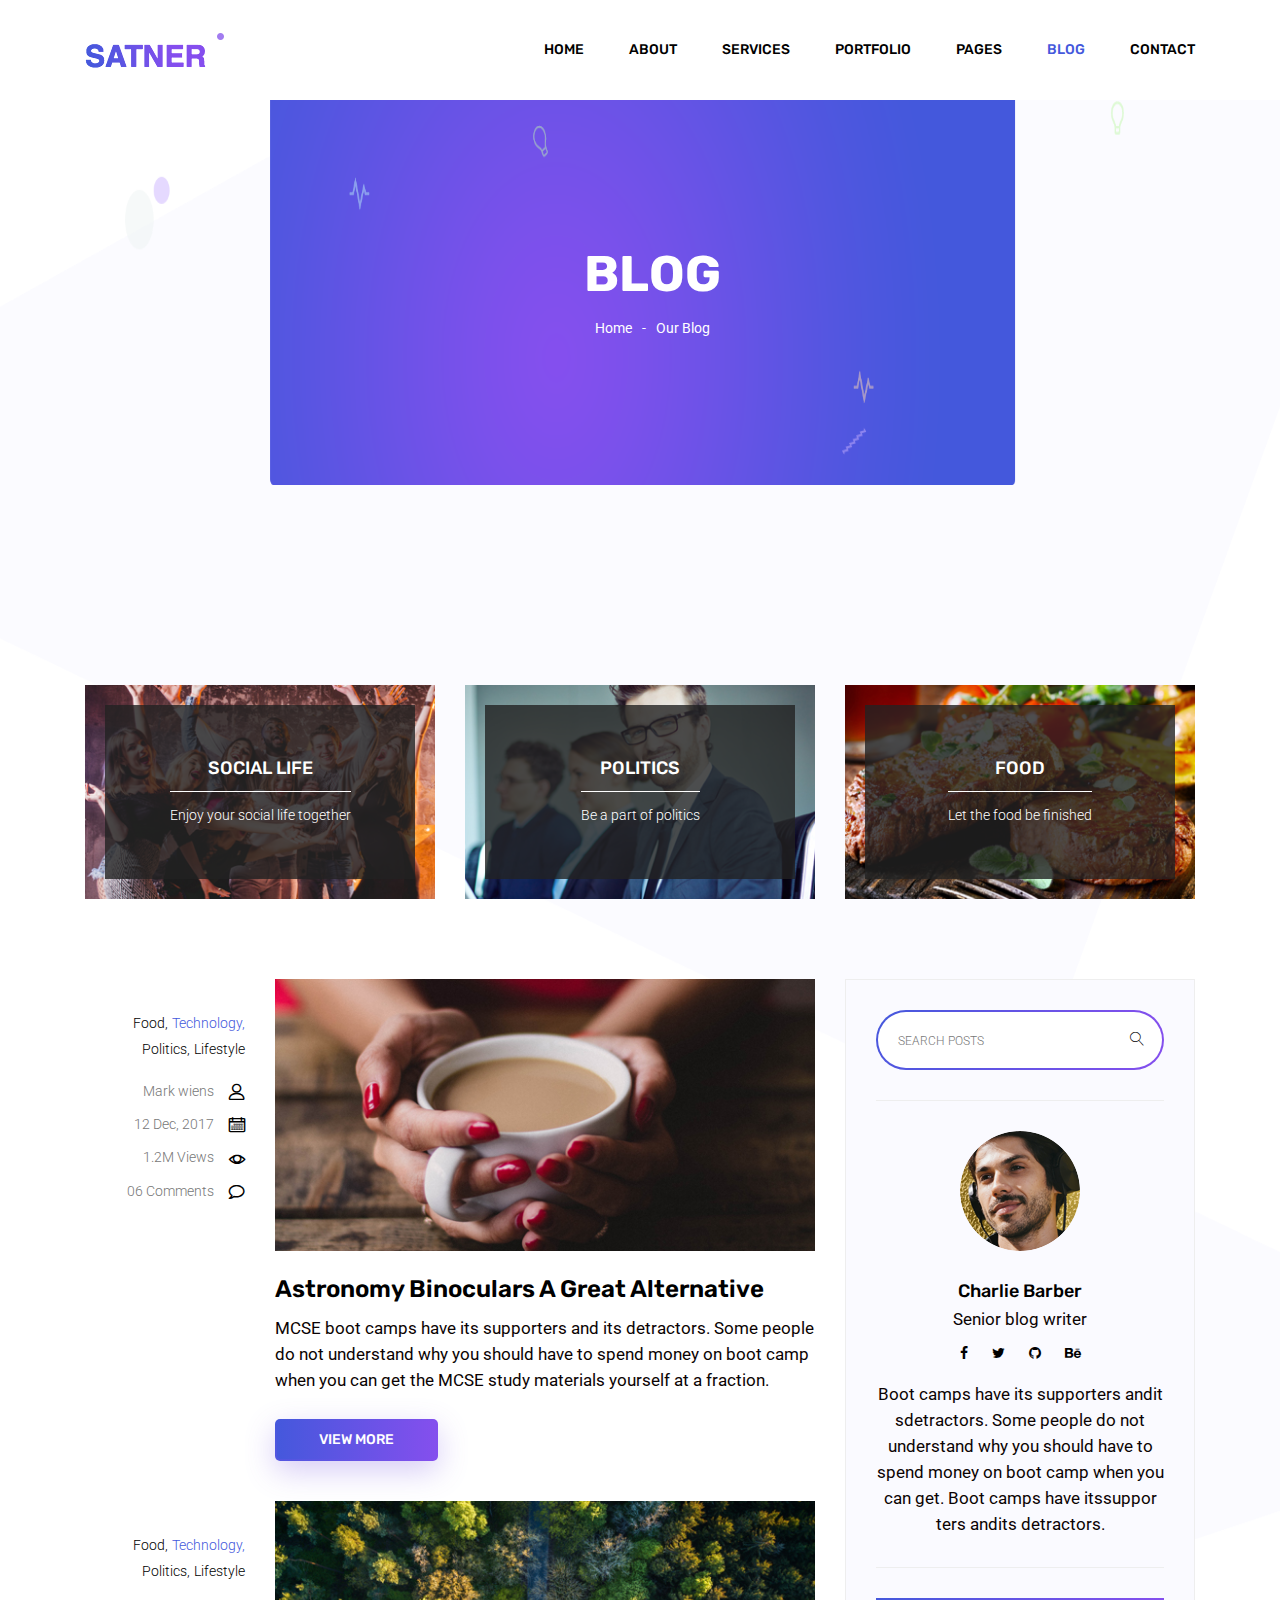
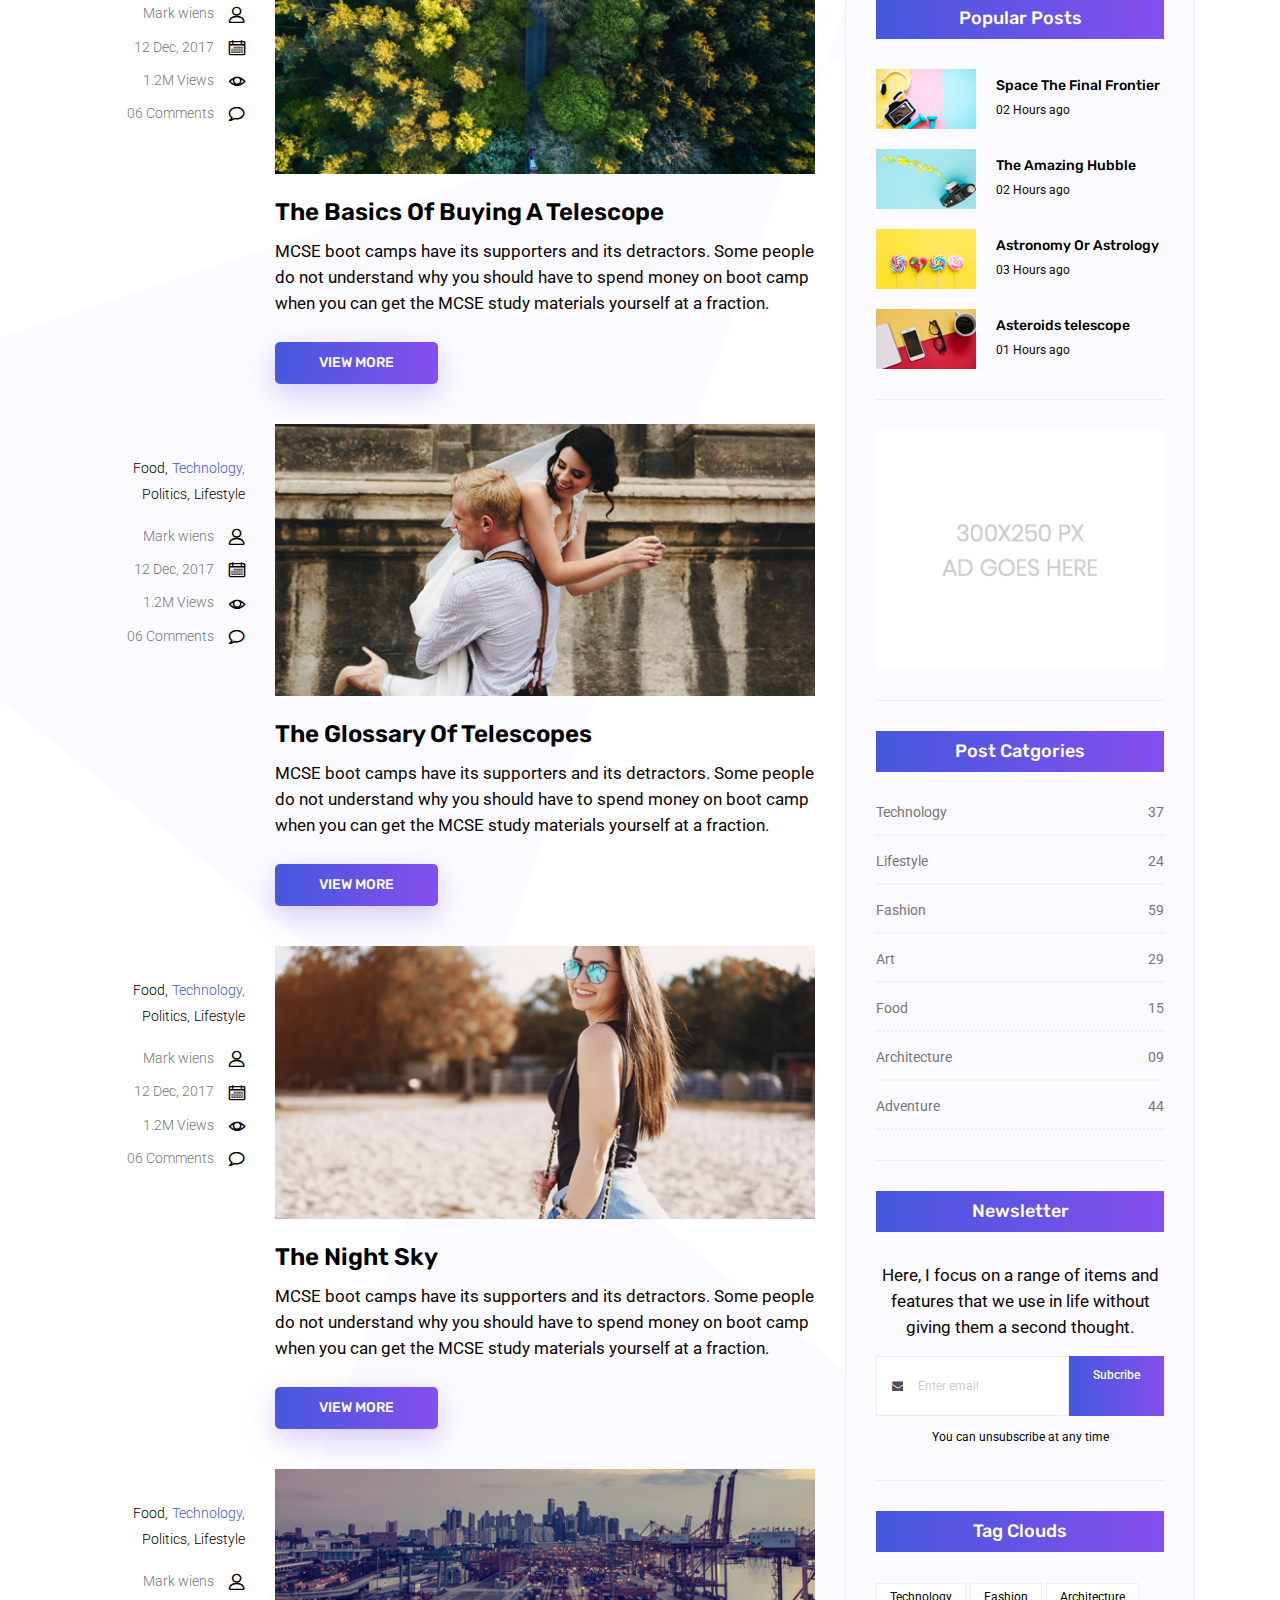
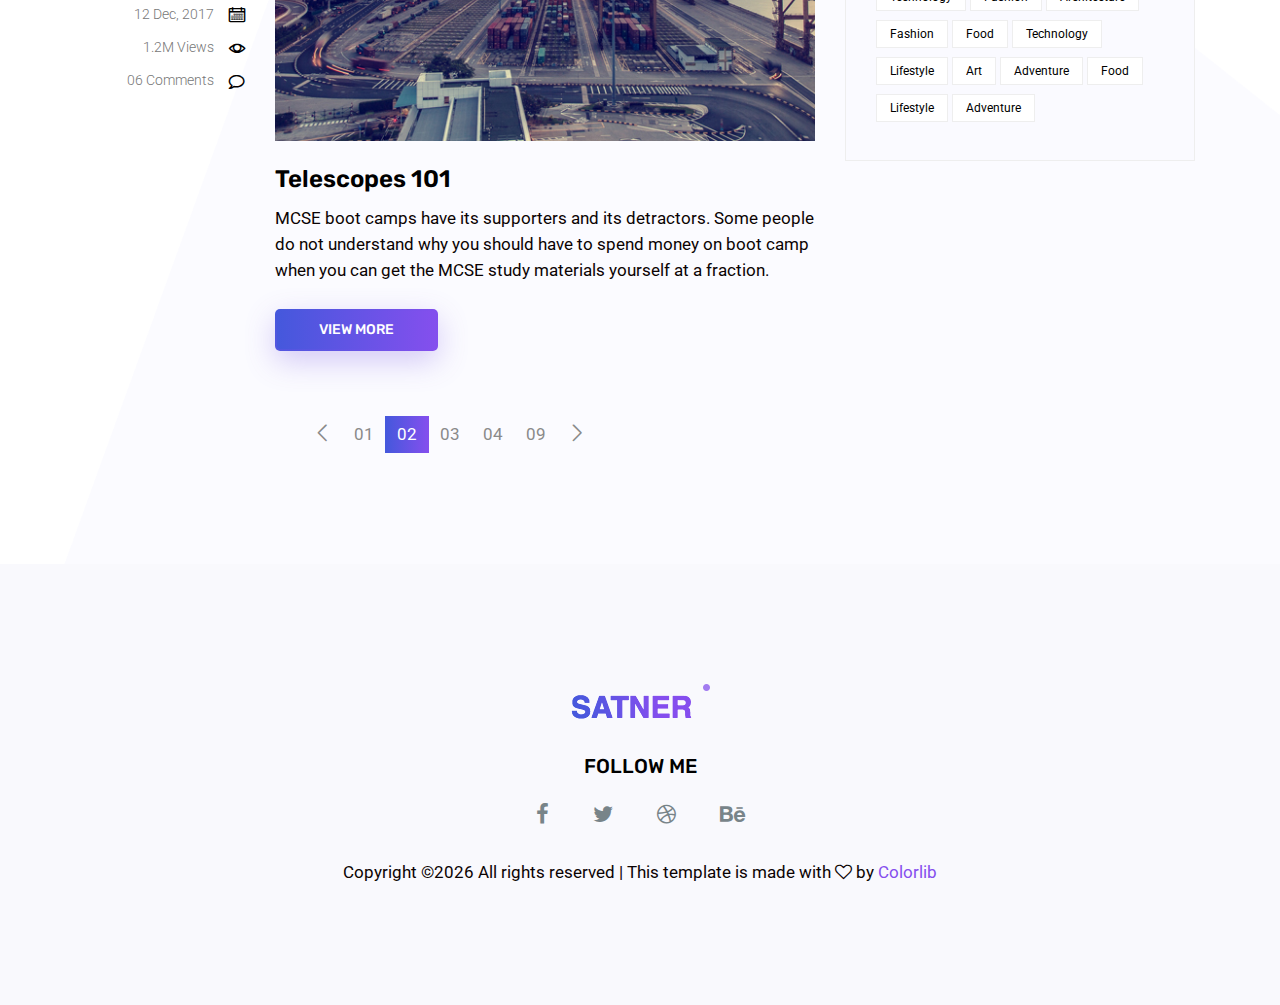
<file: blog.html>
<!doctype html>
<html lang="en">

<head>
	<!-- Required meta tags -->
	<meta charset="utf-8">
	<meta name="viewport" content="width=device-width, initial-scale=1, shrink-to-fit=no">
	<link rel="icon" href="img/favicon.png" type="image/png">
	<title>Blog</title>
	<!-- Bootstrap CSS -->
	<link rel="stylesheet" href="css/bootstrap.css">
	<link rel="stylesheet" href="vendors/linericon/style.css">
	<link rel="stylesheet" href="css/font-awesome.min.css">
	<link rel="stylesheet" href="vendors/owl-carousel/owl.carousel.min.css">
	<link rel="stylesheet" href="css/magnific-popup.css">
	<link rel="stylesheet" href="vendors/nice-select/css/nice-select.css">
	<!-- main css -->
	<link rel="stylesheet" href="css/style.css">
</head>

<body class="blog_version">

	<!--================ Start Header Area =================-->
	<header class="header_area">
		<div class="main_menu">
			<nav class="navbar navbar-expand-lg navbar-light">
				<div class="container">
					<!-- Brand and toggle get grouped for better mobile display -->
					<a class="navbar-brand logo_h" href="index.html"><img src="img/logo.png" alt=""></a>
					<button class="navbar-toggler" type="button" data-toggle="collapse" data-target="#navbarSupportedContent"
					 aria-controls="navbarSupportedContent" aria-expanded="false" aria-label="Toggle navigation">
						<span class="icon-bar"></span>
						<span class="icon-bar"></span>
						<span class="icon-bar"></span>
					</button>
					<!-- Collect the nav links, forms, and other content for toggling -->
					<div class="collapse navbar-collapse offset" id="navbarSupportedContent">
						<ul class="nav navbar-nav menu_nav justify-content-end">
							<li class="nav-item"><a class="nav-link" href="index.html">Home</a></li>
							<li class="nav-item"><a class="nav-link" href="about.html">About</a></li>
							<li class="nav-item"><a class="nav-link" href="services.html">Services</a></li>
							<li class="nav-item"><a class="nav-link" href="portfolio.html">Portfolio</a></li>
							<li class="nav-item submenu dropdown">
								<a href="#" class="nav-link dropdown-toggle" data-toggle="dropdown" role="button" aria-haspopup="true"
								 aria-expanded="false">Pages</a>
								<ul class="dropdown-menu">
                                    <li class="nav-item"><a class="nav-link" href="elements.html">Elements</a></li>
                                    <li class="nav-item"><a class="nav-link" href="portfolio-details.html">Portfolio Details</a></li>
								</ul>
							</li>
							<li class="nav-item submenu dropdown active">
								<a href="#" class="nav-link dropdown-toggle" data-toggle="dropdown" role="button" aria-haspopup="true"
								 aria-expanded="false">Blog</a>
								<ul class="dropdown-menu">
									<li class="nav-item"><a class="nav-link" href="blog.html">Blog</a></li>
									<li class="nav-item"><a class="nav-link" href="single-blog.html">Blog Details</a></li>
								</ul>
							</li>
							<li class="nav-item"><a class="nav-link" href="contact.html">Contact</a></li>
						</ul>
					</div>
				</div>
			</nav>
		</div>
	</header>
	<!--================ End Header Area =================-->

    <!--================ Start Banner Area =================-->
    <section class="banner_area">
        <div class="banner_inner d-flex align-items-center">
            <div class="container">
                <div class="banner_content text-center">
                    <h2>Blog</h2>
                    <div class="page_link">
                        <a href="index.html">Home</a>
                        <a href="blog.html">Our Blog</a>
                    </div>
                </div>
            </div>
        </div>
    </section>
    <!--================ End Banner Area =================-->
        
    <!--================Blog Categorie Area =================-->
    <section class="blog_categorie_area section_gap_top">
        <div class="container">
            <div class="row">
                <div class="col-lg-4">
                    <div class="categories_post">
                        <img src="img/blog/cat-post/cat-post-3.jpg" alt="post">
                        <div class="categories_details">
                            <div class="categories_text">
                                <a href="single-blog.html"><h5>Social Life</h5></a>
                                <div class="border_line"></div>
                                <p>Enjoy your social life together</p>
                            </div>
                        </div>
                    </div>
                </div>
                <div class="col-lg-4">
                    <div class="categories_post">
                        <img src="img/blog/cat-post/cat-post-2.jpg" alt="post">
                        <div class="categories_details">
                            <div class="categories_text">
                                <a href="single-blog.html"><h5>Politics</h5></a>
                                <div class="border_line"></div>
                                <p>Be a part of politics</p>
                            </div>
                        </div>
                    </div>
                </div>
                <div class="col-lg-4">
                    <div class="categories_post">
                        <img src="img/blog/cat-post/cat-post-1.jpg" alt="post">
                        <div class="categories_details">
                            <div class="categories_text">
                                <a href="single-blog.html"><h5>Food</h5></a>
                                <div class="border_line"></div>
                                <p>Let the food be finished</p>
                            </div>
                        </div>
                    </div>
                </div>
            </div>
        </div>
    </section>
    <!--================Blog Categorie Area =================-->
    
    <!--================Blog Area =================-->
    <section class="blog_area">
        <div class="container">
            <div class="row">
                <div class="col-lg-8">
                    <div class="blog_left_sidebar">
                        <article class="row blog_item">
                            <div class="col-md-3">
                                <div class="blog_info text-right">
                                    <div class="post_tag">
                                        <a href="#">Food,</a>
                                        <a class="active" href="#">Technology,</a>
                                        <a href="#">Politics,</a>
                                        <a href="#">Lifestyle</a>
                                    </div>
                                    <ul class="blog_meta list">
                                        <li><a href="#">Mark wiens<i class="lnr lnr-user"></i></a></li>
                                        <li><a href="#">12 Dec, 2017<i class="lnr lnr-calendar-full"></i></a></li>
                                        <li><a href="#">1.2M Views<i class="lnr lnr-eye"></i></a></li>
                                        <li><a href="#">06 Comments<i class="lnr lnr-bubble"></i></a></li>
                                    </ul>
                                </div>
                            </div>
                            <div class="col-md-9">
                                <div class="blog_post">
                                    <img src="img/blog/main-blog/m-blog-1.jpg" alt="">
                                    <div class="blog_details">
                                        <a href="single-blog.html"><h2>Astronomy Binoculars A Great Alternative</h2></a>
                                        <p>MCSE boot camps have its supporters and its detractors. Some people do not understand why you should have to spend money on boot camp when you can get the MCSE study materials yourself at a fraction.</p>
                                        <a href="single-blog.html" class="primary_btn"><span>View More</span></a>
                                    </div>
                                </div>
                            </div>
                        </article>
                        <article class="row blog_item">
                            <div class="col-md-3">
                                <div class="blog_info text-right">
                                    <div class="post_tag">
                                        <a href="#">Food,</a>
                                        <a class="active" href="#">Technology,</a>
                                        <a href="#">Politics,</a>
                                        <a href="#">Lifestyle</a>
                                    </div>
                                    <ul class="blog_meta list">
                                        <li><a href="#">Mark wiens<i class="lnr lnr-user"></i></a></li>
                                        <li><a href="#">12 Dec, 2017<i class="lnr lnr-calendar-full"></i></a></li>
                                        <li><a href="#">1.2M Views<i class="lnr lnr-eye"></i></a></li>
                                        <li><a href="#">06 Comments<i class="lnr lnr-bubble"></i></a></li>
                                    </ul>
                                </div>
                            </div>
                            <div class="col-md-9">
                                <div class="blog_post">
                                    <img src="img/blog/main-blog/m-blog-2.jpg" alt="">
                                    <div class="blog_details">
                                        <a href="single-blog.html"><h2>The Basics Of Buying A Telescope</h2></a>
                                        <p>MCSE boot camps have its supporters and its detractors. Some people do not understand why you should have to spend money on boot camp when you can get the MCSE study materials yourself at a fraction.</p>
                                        <a href="single-blog.html" class="primary_btn"><span>View More</span></a>
                                    </div>
                                </div>
                            </div>
                        </article>
                        <article class="row blog_item">
                            <div class="col-md-3">
                                <div class="blog_info text-right">
                                    <div class="post_tag">
                                        <a href="#">Food,</a>
                                        <a class="active" href="#">Technology,</a>
                                        <a href="#">Politics,</a>
                                        <a href="#">Lifestyle</a>
                                    </div>
                                    <ul class="blog_meta list">
                                        <li><a href="#">Mark wiens<i class="lnr lnr-user"></i></a></li>
                                        <li><a href="#">12 Dec, 2017<i class="lnr lnr-calendar-full"></i></a></li>
                                        <li><a href="#">1.2M Views<i class="lnr lnr-eye"></i></a></li>
                                        <li><a href="#">06 Comments<i class="lnr lnr-bubble"></i></a></li>
                                    </ul>
                                </div>
                            </div>
                            <div class="col-md-9">
                                <div class="blog_post">
                                    <img src="img/blog/main-blog/m-blog-3.jpg" alt="">
                                    <div class="blog_details">
                                        <a href="single-blog.html"><h2>The Glossary Of Telescopes</h2></a>
                                        <p>MCSE boot camps have its supporters and its detractors. Some people do not understand why you should have to spend money on boot camp when you can get the MCSE study materials yourself at a fraction.</p>
                                        <a href="single-blog.html" class="primary_btn"><span>View More</span></a>
                                    </div>
                                </div>
                            </div>
                        </article>
                        <article class="row blog_item">
                            <div class="col-md-3">
                                <div class="blog_info text-right">
                                    <div class="post_tag">
                                        <a href="#">Food,</a>
                                        <a class="active" href="#">Technology,</a>
                                        <a href="#">Politics,</a>
                                        <a href="#">Lifestyle</a>
                                    </div>
                                    <ul class="blog_meta list">
                                        <li><a href="#">Mark wiens<i class="lnr lnr-user"></i></a></li>
                                        <li><a href="#">12 Dec, 2017<i class="lnr lnr-calendar-full"></i></a></li>
                                        <li><a href="#">1.2M Views<i class="lnr lnr-eye"></i></a></li>
                                        <li><a href="#">06 Comments<i class="lnr lnr-bubble"></i></a></li>
                                    </ul>
                                </div>
                            </div>
                            <div class="col-md-9">
                                <div class="blog_post">
                                    <img src="img/blog/main-blog/m-blog-4.jpg" alt="">
                                    <div class="blog_details">
                                        <a href="single-blog.html"><h2>The Night Sky</h2></a>
                                        <p>MCSE boot camps have its supporters and its detractors. Some people do not understand why you should have to spend money on boot camp when you can get the MCSE study materials yourself at a fraction.</p>
                                        <a href="single-blog.html" class="primary_btn"><span>View More</span></a>
                                    </div>
                                </div>
                            </div>
                        </article>
                        <article class="row blog_item">
                            <div class="col-md-3">
                                <div class="blog_info text-right">
                                    <div class="post_tag">
                                        <a href="#">Food,</a>
                                        <a class="active" href="#">Technology,</a>
                                        <a href="#">Politics,</a>
                                        <a href="#">Lifestyle</a>
                                    </div>
                                    <ul class="blog_meta list">
                                        <li><a href="#">Mark wiens<i class="lnr lnr-user"></i></a></li>
                                        <li><a href="#">12 Dec, 2017<i class="lnr lnr-calendar-full"></i></a></li>
                                        <li><a href="#">1.2M Views<i class="lnr lnr-eye"></i></a></li>
                                        <li><a href="#">06 Comments<i class="lnr lnr-bubble"></i></a></li>
                                    </ul>
                                </div>
                            </div>
                            <div class="col-md-9">
                                <div class="blog_post">
                                    <img src="img/blog/main-blog/m-blog-5.jpg" alt="">
                                    <div class="blog_details">
                                        <a href="single-blog.html"><h2>Telescopes 101</h2></a>
                                        <p>MCSE boot camps have its supporters and its detractors. Some people do not understand why you should have to spend money on boot camp when you can get the MCSE study materials yourself at a fraction.</p>
                                        <a href="single-blog.html" class="primary_btn"><span>View More</span></a>
                                    </div>
                                </div>
                            </div>
                        </article>
                        <nav class="blog-pagination justify-content-center d-flex">
                            <ul class="pagination">
                                <li class="page-item">
                                    <a href="#" class="page-link" aria-label="Previous">
                                        <span aria-hidden="true">
                                            <span class="lnr lnr-chevron-left"></span>
                                        </span>
                                    </a>
                                </li>
                                <li class="page-item"><a href="#" class="page-link">01</a></li>
                                <li class="page-item active"><a href="#" class="page-link">02</a></li>
                                <li class="page-item"><a href="#" class="page-link">03</a></li>
                                <li class="page-item"><a href="#" class="page-link">04</a></li>
                                <li class="page-item"><a href="#" class="page-link">09</a></li>
                                <li class="page-item">
                                    <a href="#" class="page-link" aria-label="Next">
                                        <span aria-hidden="true">
                                            <span class="lnr lnr-chevron-right"></span>
                                        </span>
                                    </a>
                                </li>
                            </ul>
                        </nav>
                    </div>
                </div>
                <div class="col-lg-4">
                    <div class="blog_right_sidebar">
                        <aside class="single_sidebar_widget search_widget">
                            <div class="input-group">
                                <input type="text" class="form-control" placeholder="Search Posts">
                                <span class="input-group-btn">
                                    <button class="btn btn-default" type="button"><i class="lnr lnr-magnifier"></i></button>
                                </span>
                            </div><!-- /input-group -->
                            <div class="br"></div>
                        </aside>
                        <aside class="single_sidebar_widget author_widget">
                            <img class="author_img rounded-circle" src="img/blog/author.png" alt="">
                            <h4>Charlie Barber</h4>
                            <p>Senior blog writer</p>
                            <div class="social_icon">
                                <a href="#"><i class="fa fa-facebook"></i></a>
                                <a href="#"><i class="fa fa-twitter"></i></a>
                                <a href="#"><i class="fa fa-github"></i></a>
                                <a href="#"><i class="fa fa-behance"></i></a>
                            </div>
                            <p>Boot camps have its supporters andit sdetractors. Some people do not understand why you should have to spend money on boot camp when you can get. Boot camps have itssuppor ters andits detractors.</p>
                            <div class="br"></div>
                        </aside>
                        <aside class="single_sidebar_widget popular_post_widget">
                            <h3 class="widget_title">Popular Posts</h3>
                            <div class="media post_item">
                                <img src="img/blog/popular-post/post1.jpg" alt="post">
                                <div class="media-body">
                                    <a href="single-blog.html"><h3>Space The Final Frontier</h3></a>
                                    <p>02 Hours ago</p>
                                </div>
                            </div>
                            <div class="media post_item">
                                <img src="img/blog/popular-post/post2.jpg" alt="post">
                                <div class="media-body">
                                    <a href="single-blog.html"><h3>The Amazing Hubble</h3></a>
                                    <p>02 Hours ago</p>
                                </div>
                            </div>
                            <div class="media post_item">
                                <img src="img/blog/popular-post/post3.jpg" alt="post">
                                <div class="media-body">
                                    <a href="single-blog.html"><h3>Astronomy Or Astrology</h3></a>
                                    <p>03 Hours ago</p>
                                </div>
                            </div>
                            <div class="media post_item">
                                <img src="img/blog/popular-post/post4.jpg" alt="post">
                                <div class="media-body">
                                    <a href="single-blog.html"><h3>Asteroids telescope</h3></a>
                                    <p>01 Hours ago</p>
                                </div>
                            </div>
                            <div class="br"></div>
                        </aside>
                        <aside class="single_sidebar_widget ads_widget">
                            <a href="#"><img class="img-fluid" src="img/blog/add.jpg" alt=""></a>
                            <div class="br"></div>
                        </aside>
                        <aside class="single_sidebar_widget post_category_widget">
                            <h4 class="widget_title">Post Catgories</h4>
                            <ul class="list cat-list">
                                <li>
                                    <a href="#" class="d-flex justify-content-between">
                                        <p>Technology</p>
                                        <p>37</p>
                                    </a>
                                </li>
                                <li>
                                    <a href="#" class="d-flex justify-content-between">
                                        <p>Lifestyle</p>
                                        <p>24</p>
                                    </a>
                                </li>
                                <li>
                                    <a href="#" class="d-flex justify-content-between">
                                        <p>Fashion</p>
                                        <p>59</p>
                                    </a>
                                </li>
                                <li>
                                    <a href="#" class="d-flex justify-content-between">
                                        <p>Art</p>
                                        <p>29</p>
                                    </a>
                                </li>
                                <li>
                                    <a href="#" class="d-flex justify-content-between">
                                        <p>Food</p>
                                        <p>15</p>
                                    </a>
                                </li>
                                <li>
                                    <a href="#" class="d-flex justify-content-between">
                                        <p>Architecture</p>
                                        <p>09</p>
                                    </a>
                                </li>
                                <li>
                                    <a href="#" class="d-flex justify-content-between">
                                        <p>Adventure</p>
                                        <p>44</p>
                                    </a>
                                </li>															
                            </ul>
                            <div class="br"></div>
                        </aside>
                        <aside class="single-sidebar-widget newsletter_widget">
                            <h4 class="widget_title">Newsletter</h4>
                            <p>
                            Here, I focus on a range of items and features that we use in life without
                            giving them a second thought.
                            </p>
                            <div class="form-group d-flex flex-row">
                                <div class="input-group">
                                    <div class="input-group-prepend">
                                        <div class="input-group-text"><i class="fa fa-envelope" aria-hidden="true"></i></div>
                                    </div>
                                    <input type="text" class="form-control" id="inlineFormInputGroup" placeholder="Enter email" onfocus="this.placeholder = ''" onblur="this.placeholder = 'Enter email'">
                                </div>
                                <a href="#" class="bbtns">Subcribe</a>
                            </div>	
                            <p class="text-bottom">You can unsubscribe at any time</p>	
                            <div class="br"></div>							
                        </aside>
                        <aside class="single-sidebar-widget tag_cloud_widget">
                            <h4 class="widget_title">Tag Clouds</h4>
                            <ul class="list">
                                <li><a href="#">Technology</a></li>
                                <li><a href="#">Fashion</a></li>
                                <li><a href="#">Architecture</a></li>
                                <li><a href="#">Fashion</a></li>
                                <li><a href="#">Food</a></li>
                                <li><a href="#">Technology</a></li>
                                <li><a href="#">Lifestyle</a></li>
                                <li><a href="#">Art</a></li>
                                <li><a href="#">Adventure</a></li>
                                <li><a href="#">Food</a></li>
                                <li><a href="#">Lifestyle</a></li>
                                <li><a href="#">Adventure</a></li>
                            </ul>
                        </aside>
                    </div>
                </div>
            </div>
        </div>
    </section>
    <!--================Blog Area =================-->
    
    <!--================Footer Area =================-->
	<footer class="footer_area">
        <div class="container">
            <div class="row justify-content-center">
                <div class="col-lg-12">
                    <div class="footer_top flex-column">
                        <div class="footer_logo">
                            <a href="#">
                                <img src="img/logo.png" alt="">
                            </a>
                            <h4>Follow Me</h4>
                        </div>
                        <div class="footer_social">
                            <a href="#"><i class="fa fa-facebook"></i></a>
                            <a href="#"><i class="fa fa-twitter"></i></a>
                            <a href="#"><i class="fa fa-dribbble"></i></a>
                            <a href="#"><i class="fa fa-behance"></i></a>
                        </div>
                    </div>
                </div>
            </div>
            <div class="row footer_bottom justify-content-center">
                <p class="col-lg-8 col-sm-12 footer-text">
                    <!-- Link back to Colorlib can't be removed. Template is licensed under CC BY 3.0. -->
Copyright &copy;<script>document.write(new Date().getFullYear());</script> All rights reserved | This template is made with <i class="fa fa-heart-o" aria-hidden="true"></i> by <a href="https://colorlib.com" target="_blank">Colorlib</a>
<!-- Link back to Colorlib can't be removed. Template is licensed under CC BY 3.0. --></p>
            </div>
        </div>
    </footer>
    <!--================End Footer Area =================-->
   
    <!-- Optional JavaScript -->
    <!-- jQuery first, then Popper.js, then Bootstrap JS -->
    <script src="js/jquery-3.2.1.min.js"></script>
    <script src="js/popper.js"></script>
    <script src="js/bootstrap.min.js"></script>
    <script src="js/stellar.js"></script>
    <script src="vendors/lightbox/simpleLightbox.min.js"></script>
    <script src="vendors/nice-select/js/jquery.nice-select.min.js"></script>
    <script src="vendors/isotope/imagesloaded.pkgd.min.js"></script>
    <script src="vendors/isotope/isotope-min.js"></script>
    <script src="vendors/owl-carousel/owl.carousel.min.js"></script>
    <script src="js/jquery.ajaxchimp.min.js"></script>
    <script src="js/mail-script.js"></script>
    <script src="js/theme.js"></script>
</body>
</html>
</file>
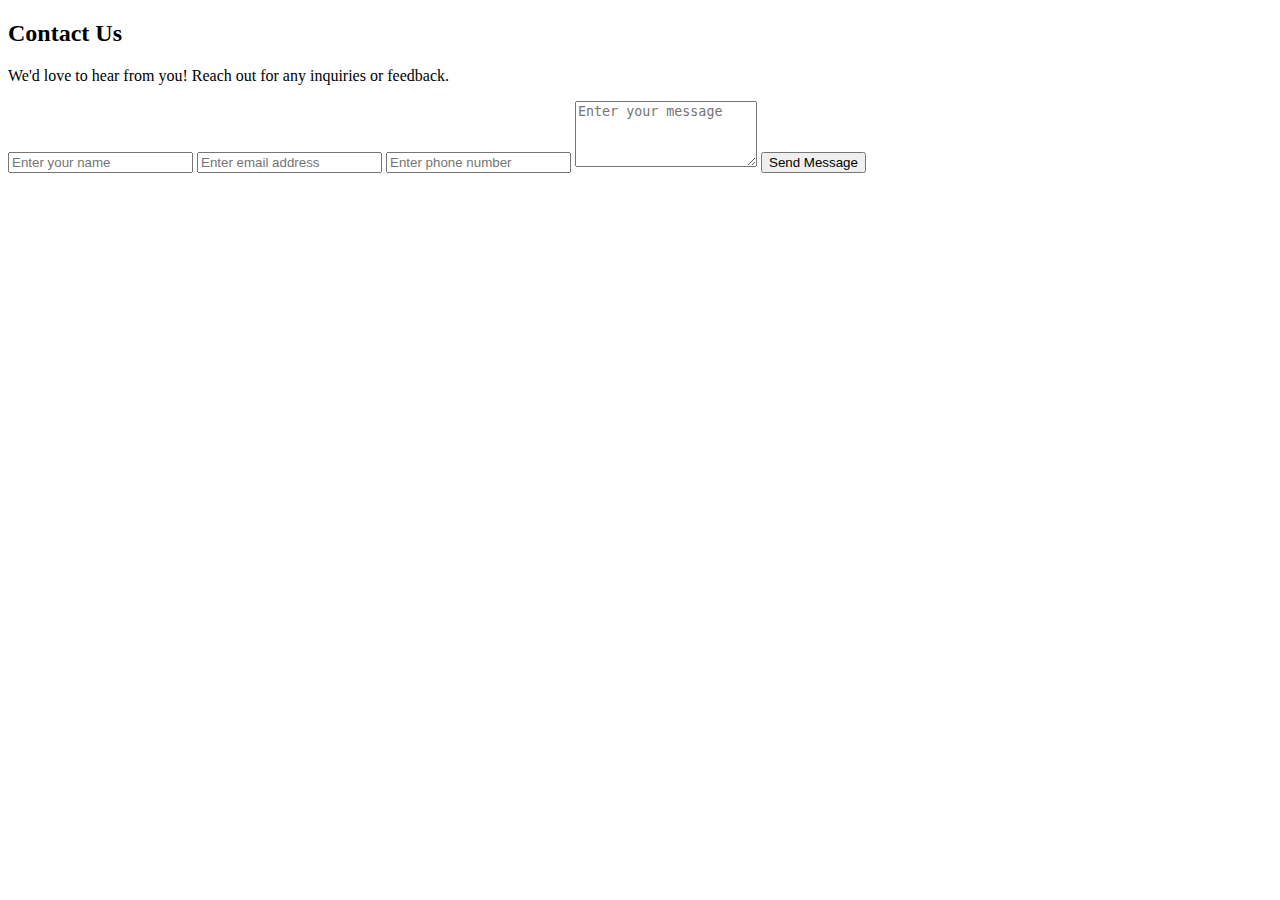
<file: contact1.html>
<!DOCTYPE html>
<html lang="en">
<head>
    <meta charset="UTF-8">
    <meta name="viewport" content="width=device-width, initial-scale=1.0">
    <title>Contact Form</title>
    <!-- Link to jQuery for validation -->
    <script src="https://code.jquery.com/jquery-3.6.0.min.js"></script>
    <!-- Link to Toast CSS -->
    <style>
        /* Basic styling for toast message */
        #toast {
            visibility: hidden;
            min-width: 250px;
            margin: -125px 0 0 -125px;
            background-color: #333;
            color: #fff;
            text-align: center;
            border-radius: 2px;
            padding: 16px;
            position: fixed;
            z-index: 1;
            bottom: 30px;
            left: 50%;
            font-size: 17px;
        }
        #toast.show {
            visibility: visible;
            -webkit-animation: fadein 0.5s, fadeout 0.5s 2.5s;
            animation: fadein 0.5s, fadeout 0.5s 2.5s;
        }
        @-webkit-keyframes fadein {
            from {bottom: 0; opacity: 0;} 
            to {bottom: 30px; opacity: 1;}
        }
        @keyframes fadein {
            from {bottom: 0; opacity: 0;}
            to {bottom: 30px; opacity: 1;}
        }
        @-webkit-keyframes fadeout {
            from {bottom: 30px; opacity: 1;} 
            to {bottom: 0; opacity: 0;}
        }
        @keyframes fadeout {
            from {bottom: 30px; opacity: 1;}
            to {bottom: 0; opacity: 0;}
        }
    </style>
</head>
<body>

<section class="contact_area" id="contact">
    <div class="container">
        <h2>Contact Us</h2>
        <p>We'd love to hear from you! Reach out for any inquiries or feedback.</p>

        <form id="contactForm" action="mailto:abc@gmail.com" method="post">
            <input type="text" id="name" name="name" placeholder="Enter your name" required>
            <input type="email" id="email" name="email" placeholder="Enter email address" required>
            <input type="text" id="phone" name="phone" placeholder="Enter phone number" required>
            <textarea id="message" name="message" rows="4" placeholder="Enter your message" required></textarea>
            <button type="button" id="submitBtn">Send Message</button>
        </form>

        <!-- Toast message for success notification -->
        <div id="toast">Your message has been successfully sent!</div>
    </div>
</section>

<script>
    $(document).ready(function() {
        $('#submitBtn').click(function() {
            // Validate fields
            const name = $('#name').val().trim();
            const email = $('#email').val().trim();
            const phone = $('#phone').val().trim();
            const message = $('#message').val().trim();

            // Basic validation rules
            const isValidName = name.length >= 3;
            const isValidEmail = /^[^\s@]+@[^\s@]+\.[^\s@]+$/.test(email);
            const isValidPhone = /^[0-9]{10}$/.test(phone);
            const isValidMessage = message.length >= 5;

            if (!isValidName) {
                alert('Name should be at least 3 characters long.');
                return;
            }
            if (!isValidEmail) {
                alert('Please enter a valid email address.');
                return;
            }
            if (!isValidPhone) {
                alert('Please enter a valid 10-digit phone number.');
                return;
            }
            if (!isValidMessage) {
                alert('Message should be at least 5 characters long.');
                return;
            }

            // Show success toast
            const toast = $('#toast');
            toast.addClass('show');
            setTimeout(() => toast.removeClass('show'), 3000);

            // Clear form fields
            $('#contactForm')[0].reset();

            // Send email
            $('#contactForm').submit();
        });
    });
</script>

</body>
</html>
</file>
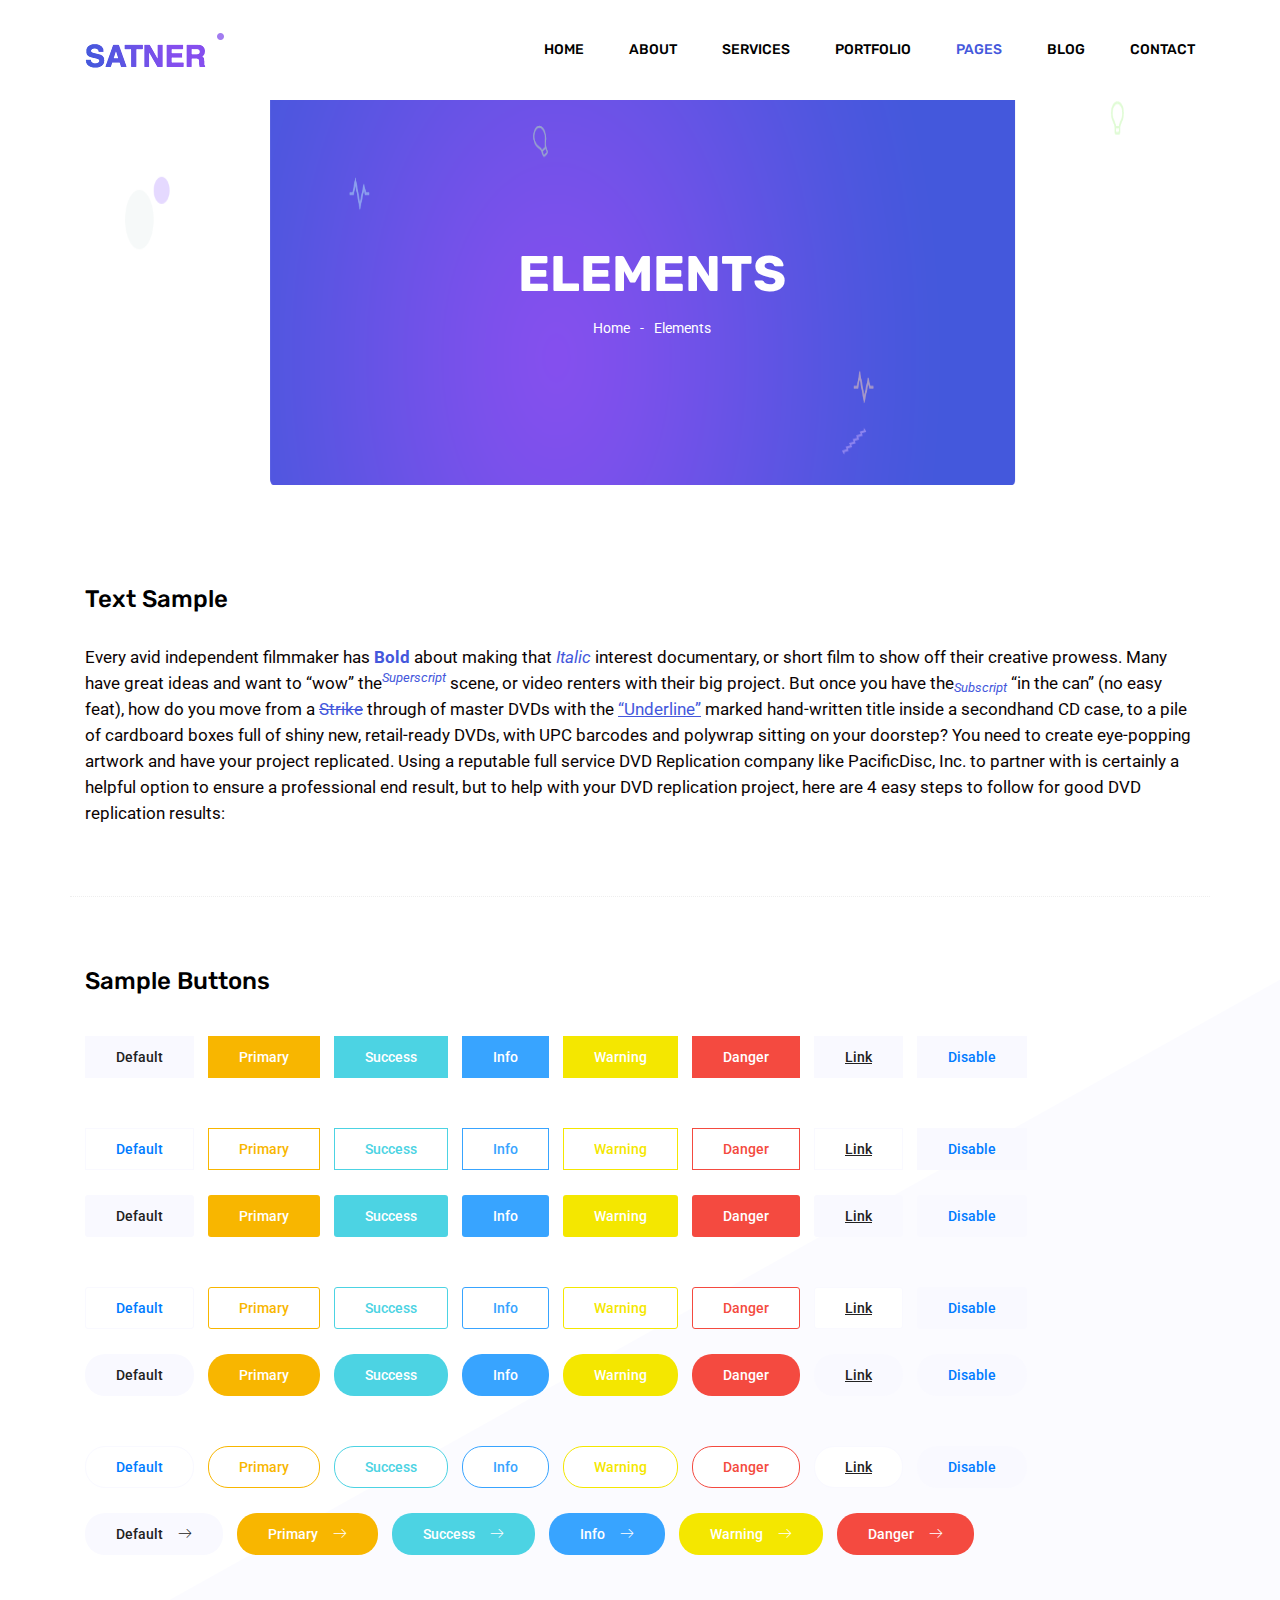
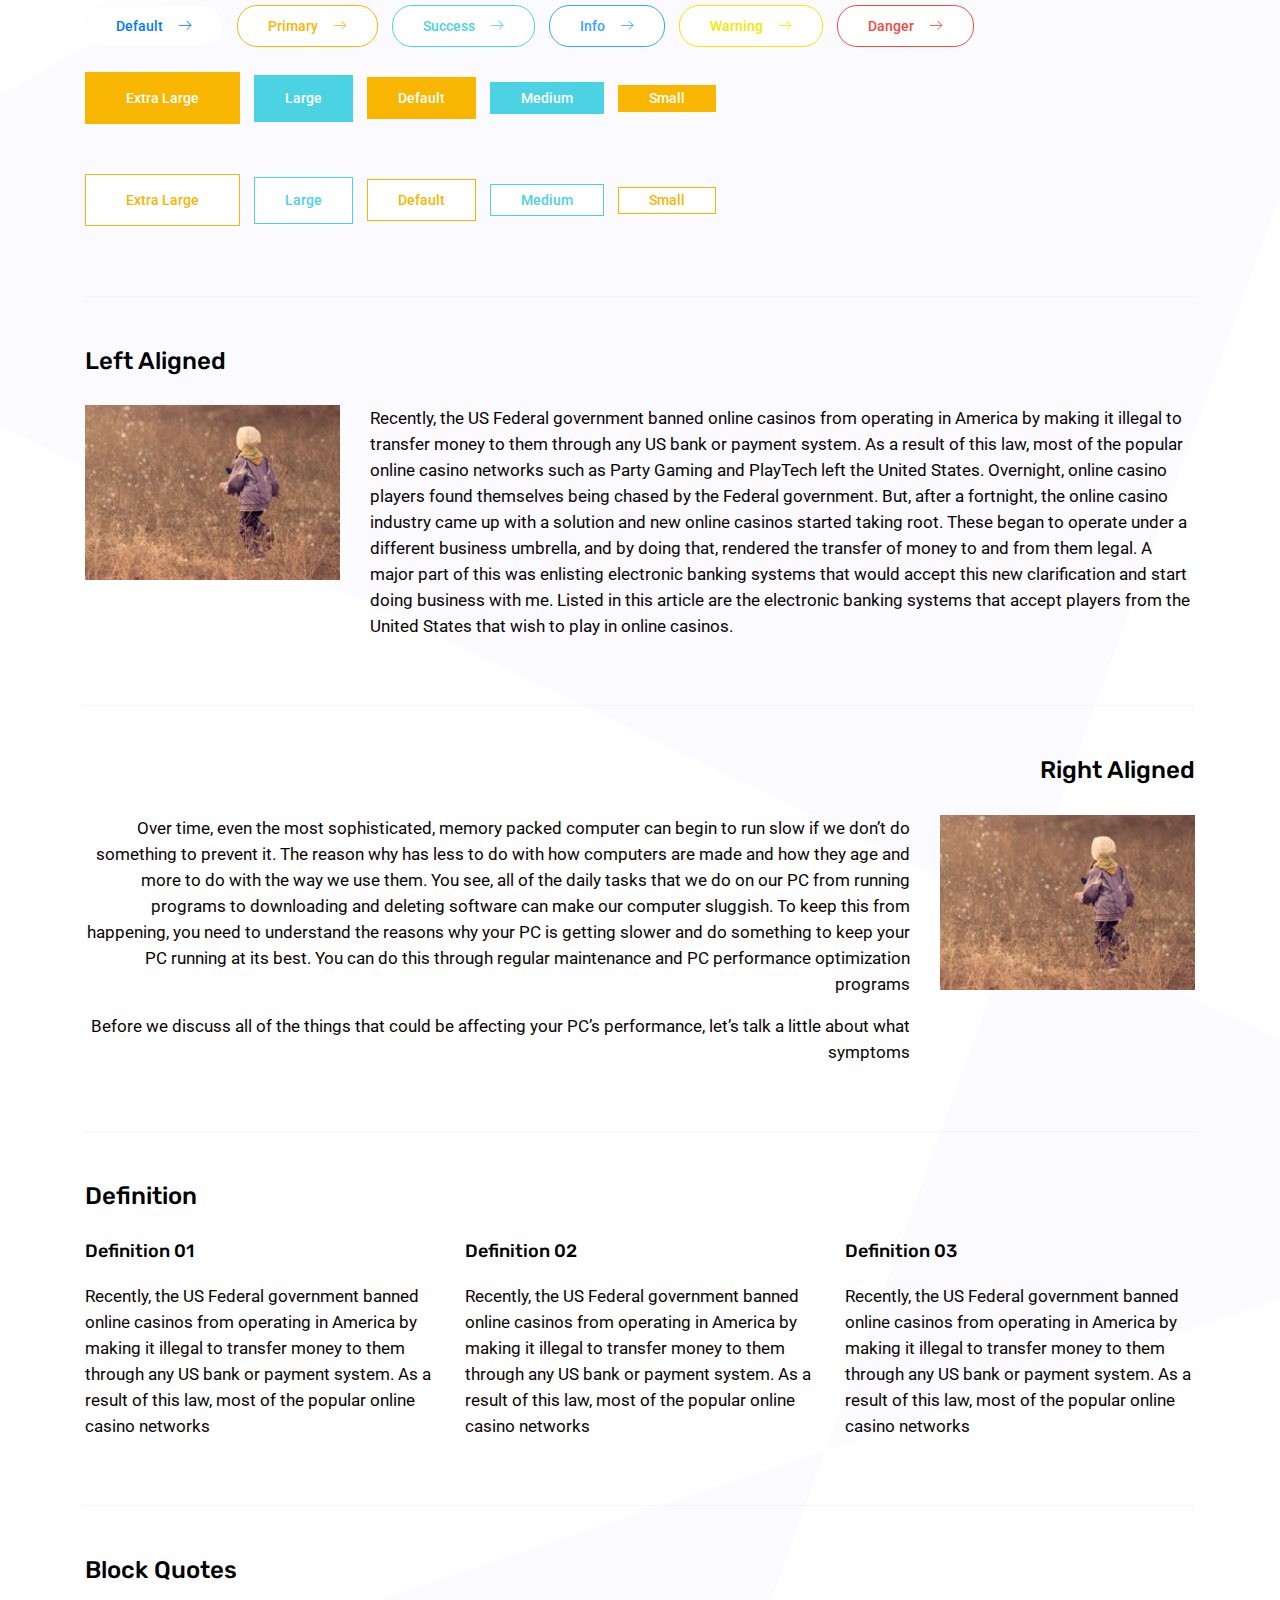
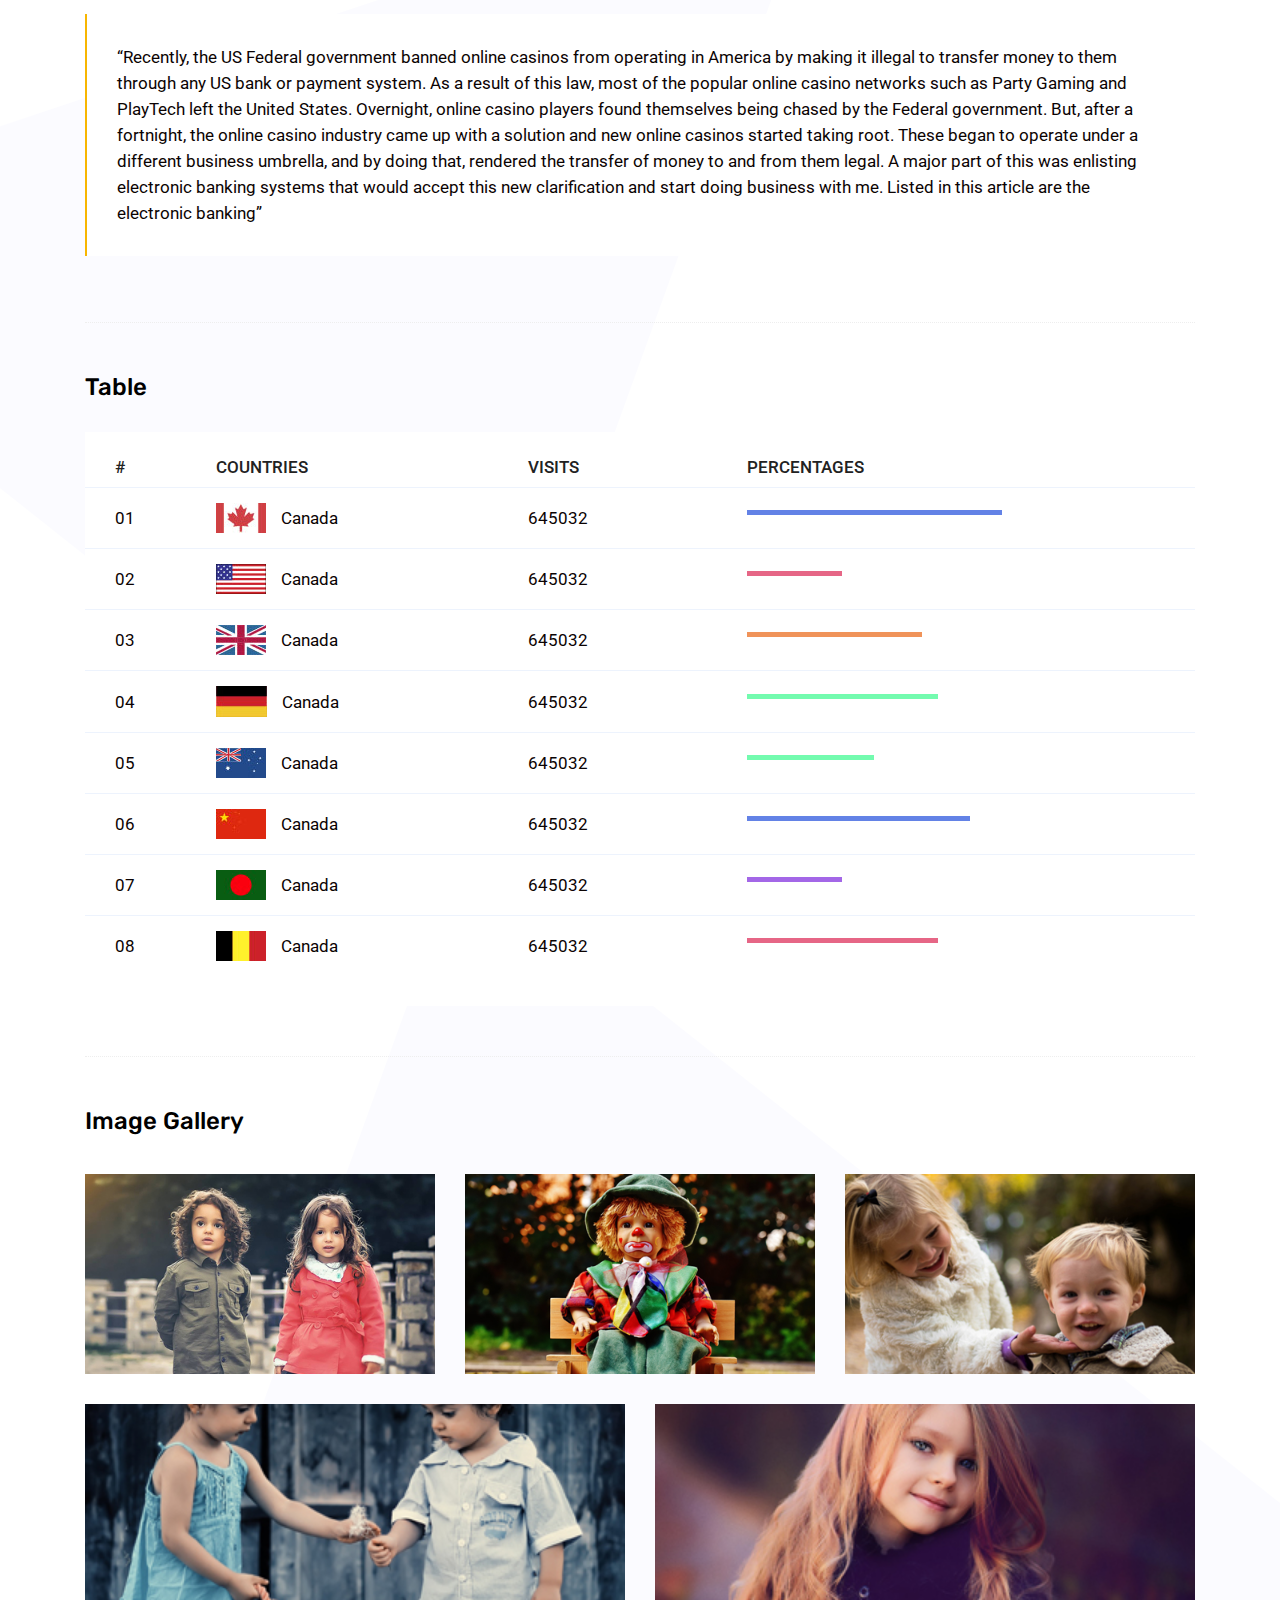
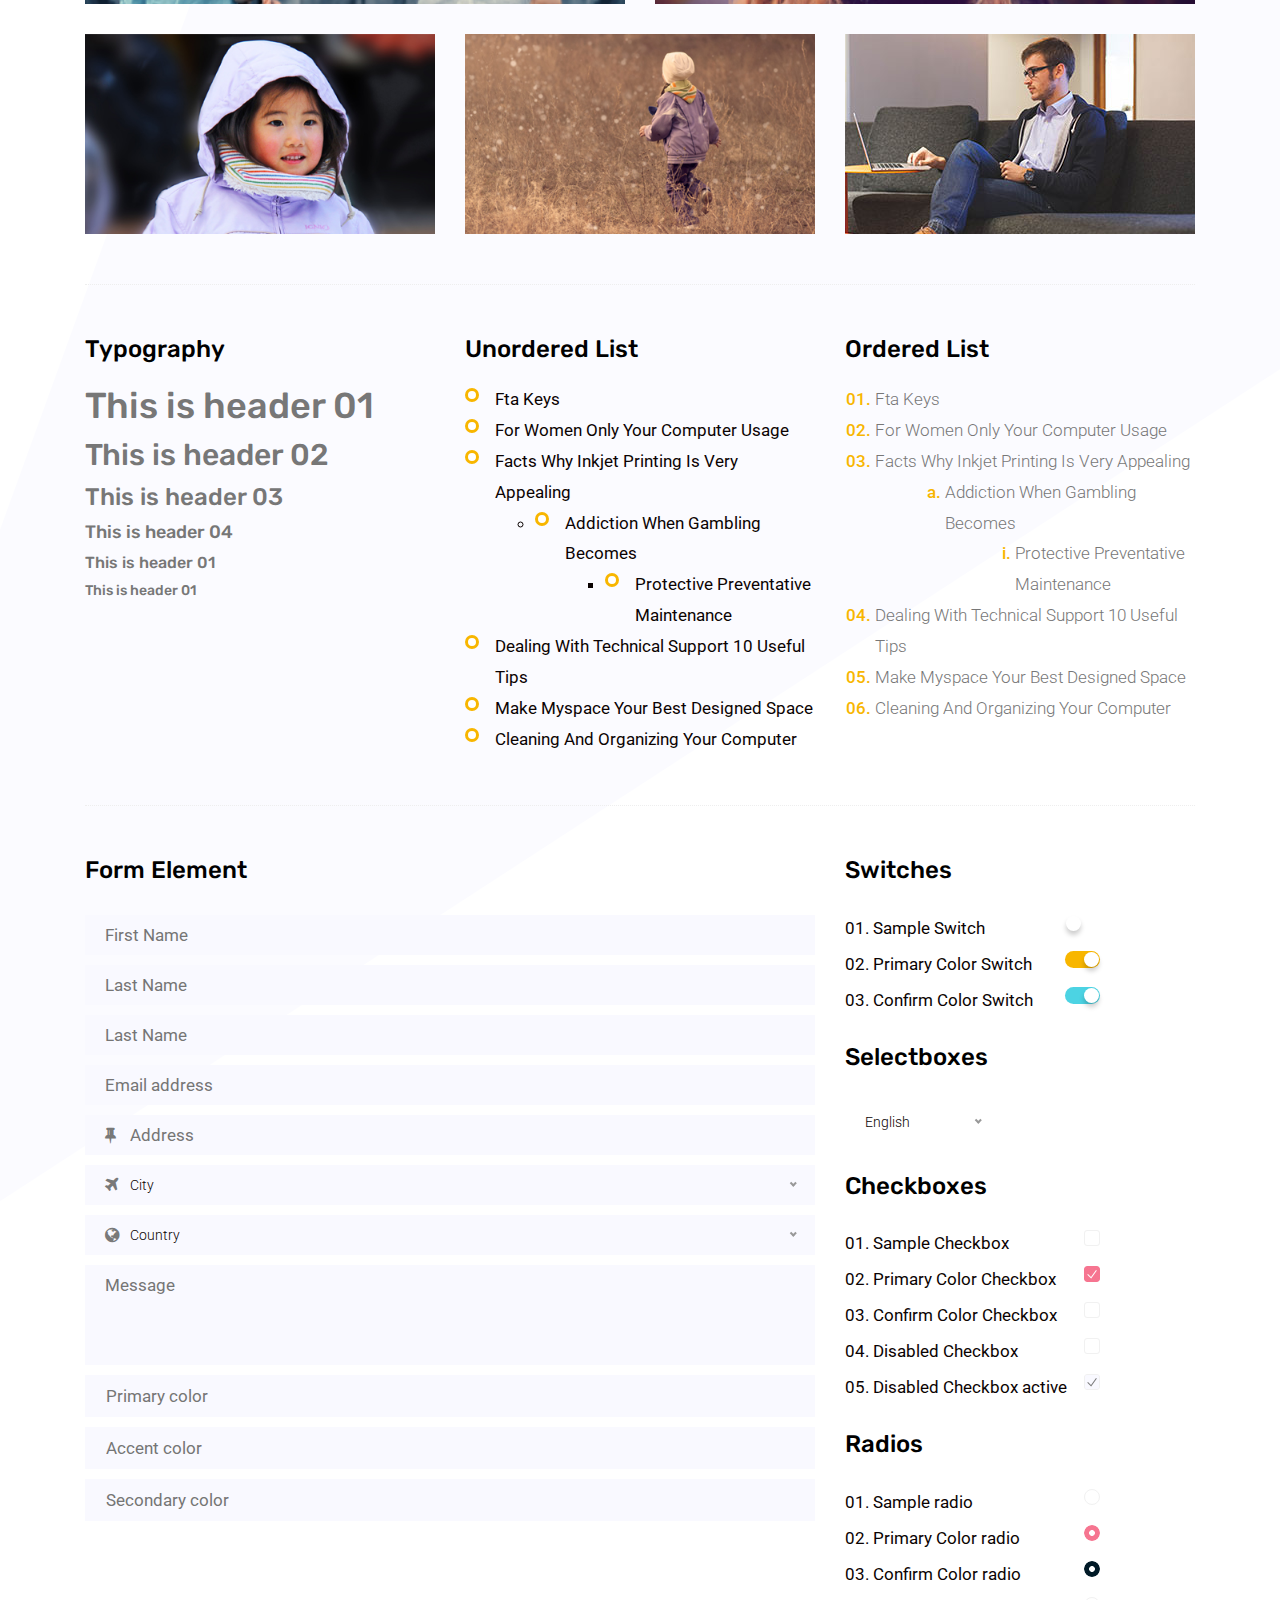
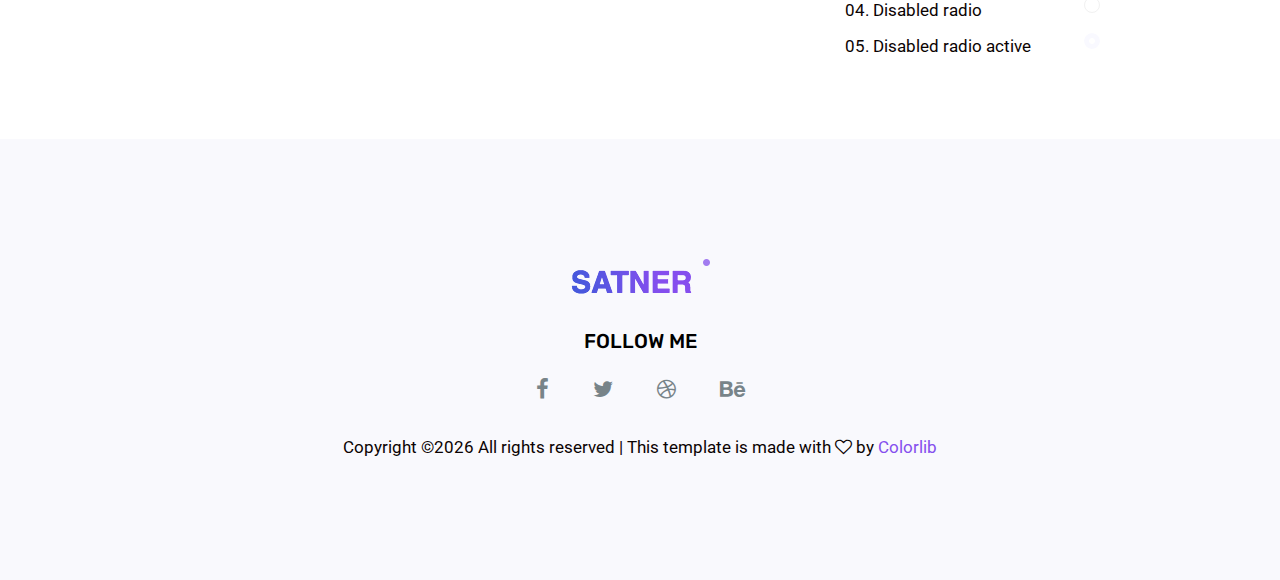
<file: elements.html>
<!doctype html>
<html lang="en">

<head>
	<!-- Required meta tags -->
	<meta charset="utf-8">
	<meta name="viewport" content="width=device-width, initial-scale=1, shrink-to-fit=no">
	<link rel="icon" href="img/favicon.png" type="image/png">
	<title>Elements</title>
	<!-- Bootstrap CSS -->
	<link rel="stylesheet" href="css/bootstrap.css">
	<link rel="stylesheet" href="vendors/linericon/style.css">
	<link rel="stylesheet" href="css/font-awesome.min.css">
	<link rel="stylesheet" href="vendors/owl-carousel/owl.carousel.min.css">
	<link rel="stylesheet" href="css/magnific-popup.css">
	<link rel="stylesheet" href="vendors/nice-select/css/nice-select.css">
	<!-- main css -->
	<link rel="stylesheet" href="css/style.css">
</head>

<body class="blog_version">

	<!--================ Start Header Area =================-->
	<header class="header_area">
		<div class="main_menu">
			<nav class="navbar navbar-expand-lg navbar-light">
				<div class="container">
					<!-- Brand and toggle get grouped for better mobile display -->
					<a class="navbar-brand logo_h" href="index.html"><img src="img/logo.png" alt=""></a>
					<button class="navbar-toggler" type="button" data-toggle="collapse" data-target="#navbarSupportedContent"
					 aria-controls="navbarSupportedContent" aria-expanded="false" aria-label="Toggle navigation">
						<span class="icon-bar"></span>
						<span class="icon-bar"></span>
						<span class="icon-bar"></span>
					</button>
					<!-- Collect the nav links, forms, and other content for toggling -->
					<div class="collapse navbar-collapse offset" id="navbarSupportedContent">
						<ul class="nav navbar-nav menu_nav justify-content-end">
							<li class="nav-item"><a class="nav-link" href="index.html">Home</a></li>
							<li class="nav-item"><a class="nav-link" href="about.html">About</a></li>
							<li class="nav-item"><a class="nav-link" href="services.html">Services</a></li>
							<li class="nav-item"><a class="nav-link" href="portfolio.html">Portfolio</a></li>
							<li class="nav-item submenu dropdown active">
								<a href="#" class="nav-link dropdown-toggle" data-toggle="dropdown" role="button" aria-haspopup="true"
								 aria-expanded="false">Pages</a>
								<ul class="dropdown-menu">
                                    <li class="nav-item"><a class="nav-link" href="elements.html">Elements</a></li>
                                    <li class="nav-item"><a class="nav-link" href="portfolio-details.html">Portfolio Details</a></li>
								</ul>
							</li>
							<li class="nav-item submenu dropdown">
								<a href="#" class="nav-link dropdown-toggle" data-toggle="dropdown" role="button" aria-haspopup="true"
								 aria-expanded="false">Blog</a>
								<ul class="dropdown-menu">
									<li class="nav-item"><a class="nav-link" href="blog.html">Blog</a></li>
									<li class="nav-item"><a class="nav-link" href="single-blog.html">Blog Details</a></li>
								</ul>
							</li>
							<li class="nav-item"><a class="nav-link" href="contact.html">Contact</a></li>
						</ul>
					</div>
				</div>
			</nav>
		</div>
	</header>
	<!--================ End Header Area =================-->

    <!--================ Start Banner Area =================-->
    <section class="banner_area">
        <div class="banner_inner d-flex align-items-center">
            <div class="container">
                <div class="banner_content text-center">
                    <h2>Elements</h2>
                    <div class="page_link">
                        <a href="index.html">Home</a>
                        <a href="elements.html">Elements</a>
                    </div>
                </div>
            </div>
        </div>
    </section>
    <!--================ End Banner Area =================-->
        
	<!-- Start Sample Area -->
	<section class="sample-text-area">
		<div class="container">
			<h3 class="text-heading title_color">Text Sample</h3>
			<p class="sample-text">
				Every avid independent filmmaker has <b>Bold</b> about making that <i>Italic</i> interest documentary, or short film to show off their creative prowess. Many have great ideas and want to “wow” the<sup>Superscript</sup> scene, or video renters with their big project.  But once you have the<sub>Subscript</sub> “in the can” (no easy feat), how do you move from a <del>Strike</del> through of master DVDs with the <u>“Underline”</u> marked hand-written title inside a secondhand CD case, to a pile of cardboard boxes full of shiny new, retail-ready DVDs, with UPC barcodes and polywrap sitting on your doorstep?  You need to create eye-popping artwork and have your project replicated. Using a reputable full service DVD Replication company like PacificDisc, Inc. to partner with is certainly a helpful option to ensure a professional end result, but to help with your DVD replication project, here are 4 easy steps to follow for good DVD replication results: 

			</p>
		</div>
	</section>
	<!-- End Sample Area -->

	<!-- Start Button -->
	<section class="button-area">
		<div class="container border-top-generic">
			<h3 class="text-heading title_color">Sample Buttons</h3>
			<div class="button-group-area">
				<a href="#" class="genric-btn default">Default</a>
				<a href="#" class="genric-btn primary">Primary</a>
				<a href="#" class="genric-btn success">Success</a>
				<a href="#" class="genric-btn info">Info</a>
				<a href="#" class="genric-btn warning">Warning</a>
				<a href="#" class="genric-btn danger">Danger</a>
				<a href="#" class="genric-btn link">Link</a>
				<a href="#" class="genric-btn disable">Disable</a>
			</div>
			<div class="button-group-area mt-10">
				<a href="#" class="genric-btn default-border">Default</a>
				<a href="#" class="genric-btn primary-border">Primary</a>
				<a href="#" class="genric-btn success-border">Success</a>
				<a href="#" class="genric-btn info-border">Info</a>
				<a href="#" class="genric-btn warning-border">Warning</a>
				<a href="#" class="genric-btn danger-border">Danger</a>
				<a href="#" class="genric-btn link-border">Link</a>
				<a href="#" class="genric-btn disable">Disable</a>
			</div>
			<div class="button-group-area mt-40">
				<a href="#" class="genric-btn default radius">Default</a>
				<a href="#" class="genric-btn primary radius">Primary</a>
				<a href="#" class="genric-btn success radius">Success</a>
				<a href="#" class="genric-btn info radius">Info</a>
				<a href="#" class="genric-btn warning radius">Warning</a>
				<a href="#" class="genric-btn danger radius">Danger</a>
				<a href="#" class="genric-btn link radius">Link</a>
				<a href="#" class="genric-btn disable radius">Disable</a>
			</div>
			<div class="button-group-area mt-10">
				<a href="#" class="genric-btn default-border radius">Default</a>
				<a href="#" class="genric-btn primary-border radius">Primary</a>
				<a href="#" class="genric-btn success-border radius">Success</a>
				<a href="#" class="genric-btn info-border radius">Info</a>
				<a href="#" class="genric-btn warning-border radius">Warning</a>
				<a href="#" class="genric-btn danger-border radius">Danger</a>
				<a href="#" class="genric-btn link-border radius">Link</a>
				<a href="#" class="genric-btn disable radius">Disable</a>
			</div>
			<div class="button-group-area mt-40">
				<a href="#" class="genric-btn default circle">Default</a>
				<a href="#" class="genric-btn primary circle">Primary</a>
				<a href="#" class="genric-btn success circle">Success</a>
				<a href="#" class="genric-btn info circle">Info</a>
				<a href="#" class="genric-btn warning circle">Warning</a>
				<a href="#" class="genric-btn danger circle">Danger</a>
				<a href="#" class="genric-btn link circle">Link</a>
				<a href="#" class="genric-btn disable circle">Disable</a>
			</div>
			<div class="button-group-area mt-10">
				<a href="#" class="genric-btn default-border circle">Default</a>
				<a href="#" class="genric-btn primary-border circle">Primary</a>
				<a href="#" class="genric-btn success-border circle">Success</a>
				<a href="#" class="genric-btn info-border circle">Info</a>
				<a href="#" class="genric-btn warning-border circle">Warning</a>
				<a href="#" class="genric-btn danger-border circle">Danger</a>
				<a href="#" class="genric-btn link-border circle">Link</a>
				<a href="#" class="genric-btn disable circle">Disable</a>
			</div>
			<div class="button-group-area mt-40">
				<a href="#" class="genric-btn default circle arrow">Default<span class="lnr lnr-arrow-right"></span></a>
				<a href="#" class="genric-btn primary circle arrow">Primary<span class="lnr lnr-arrow-right"></span></a>
				<a href="#" class="genric-btn success circle arrow">Success<span class="lnr lnr-arrow-right"></span></a>
				<a href="#" class="genric-btn info circle arrow">Info<span class="lnr lnr-arrow-right"></span></a>
				<a href="#" class="genric-btn warning circle arrow">Warning<span class="lnr lnr-arrow-right"></span></a>
				<a href="#" class="genric-btn danger circle arrow">Danger<span class="lnr lnr-arrow-right"></span></a>
			</div>
			<div class="button-group-area mt-10">
				<a href="#" class="genric-btn default-border circle arrow">Default<span class="lnr lnr-arrow-right"></span></a>
				<a href="#" class="genric-btn primary-border circle arrow">Primary<span class="lnr lnr-arrow-right"></span></a>
				<a href="#" class="genric-btn success-border circle arrow">Success<span class="lnr lnr-arrow-right"></span></a>
				<a href="#" class="genric-btn info-border circle arrow">Info<span class="lnr lnr-arrow-right"></span></a>
				<a href="#" class="genric-btn warning-border circle arrow">Warning<span class="lnr lnr-arrow-right"></span></a>
				<a href="#" class="genric-btn danger-border circle arrow">Danger<span class="lnr lnr-arrow-right"></span></a>
			</div>
			<div class="button-group-area mt-40">
				<a href="#" class="genric-btn primary e-large">Extra Large</a>
				<a href="#" class="genric-btn success large">Large</a>
				<a href="#" class="genric-btn primary">Default</a>
				<a href="#" class="genric-btn success medium">Medium</a>
				<a href="#" class="genric-btn primary small">Small</a>
			</div>
			<div class="button-group-area mt-10">
				<a href="#" class="genric-btn primary-border e-large">Extra Large</a>
				<a href="#" class="genric-btn success-border large">Large</a>
				<a href="#" class="genric-btn primary-border">Default</a>
				<a href="#" class="genric-btn success-border medium">Medium</a>
				<a href="#" class="genric-btn primary-border small">Small</a>
			</div>
		</div>
	</section>
	<!-- End Button -->
	
	<!-- Start Align Area -->
	<div class="whole-wrap">
		<div class="container">
			<div class="section-top-border">
				<h3 class="mb-30 title_color">Left Aligned</h3>
				<div class="row">
					<div class="col-md-3">
						<img src="img/elements/d.jpg" alt="" class="img-fluid">
					</div>
					<div class="col-md-9 mt-sm-20 left-align-p">
						<p>Recently, the US Federal government banned online casinos from operating in America by making it illegal to transfer money to them through any US bank or payment system. As a result of this law, most of the popular online casino networks such as Party Gaming and PlayTech left the United States. Overnight, online casino players found themselves being chased by the Federal government. But, after a fortnight, the online casino industry came up with a solution and new online casinos started taking root. These began to operate under a different business umbrella, and by doing that, rendered the transfer of money to and from them legal. A major part of this was enlisting electronic banking systems that would accept this new clarification and start doing business with me. Listed in this article are the electronic banking systems that accept players from the United States that wish to play in online casinos.</p>
					</div>
				</div>
			</div>
			<div class="section-top-border text-right">
				<h3 class="mb-30 title_color">Right Aligned</h3>
				<div class="row">
					<div class="col-md-9">
						<p class="text-right">Over time, even the most sophisticated, memory packed computer can begin to run slow if we don’t do something to prevent it. The reason why has less to do with how computers are made and how they age and more to do with the way we use them. You see, all of the daily tasks that we do on our PC from running programs to downloading and deleting software can make our computer sluggish. To keep this from happening, you need to understand the reasons why your PC is getting slower and do something to keep your PC running at its best. You can do this through regular maintenance and PC performance optimization programs</p>
						<p class="text-right">Before we discuss all of the things that could be affecting your PC’s performance, let’s talk a little about what symptoms</p>
					</div>
					<div class="col-md-3">
						<img src="img/elements/d.jpg" alt="" class="img-fluid">
					</div>
				</div>
			</div>
			<div class="section-top-border">
				<h3 class="mb-30 title_color">Definition</h3>
				<div class="row">
					<div class="col-md-4">
						<div class="single-defination">
							<h4 class="mb-20">Definition 01</h4>
							<p>Recently, the US Federal government banned online casinos from operating in America by making it illegal to transfer money to them through any US bank or payment system. As a result of this law, most of the popular online casino networks</p>
						</div>
					</div>
					<div class="col-md-4">
						<div class="single-defination">
							<h4 class="mb-20">Definition 02</h4>
							<p>Recently, the US Federal government banned online casinos from operating in America by making it illegal to transfer money to them through any US bank or payment system. As a result of this law, most of the popular online casino networks</p>
						</div>
					</div>
					<div class="col-md-4">
						<div class="single-defination">
							<h4 class="mb-20">Definition 03</h4>
							<p>Recently, the US Federal government banned online casinos from operating in America by making it illegal to transfer money to them through any US bank or payment system. As a result of this law, most of the popular online casino networks</p>
						</div>
					</div>
				</div>
			</div>
			<div class="section-top-border">
				<h3 class="mb-30 title_color">Block Quotes</h3>
				<div class="row">
					<div class="col-lg-12">
						<blockquote class="generic-blockquote">
							“Recently, the US Federal government banned online casinos from operating in America by making it illegal to transfer money to them through any US bank or payment system. As a result of this law, most of the popular online casino networks such as Party Gaming and PlayTech left the United States. Overnight, online casino players found themselves being chased by the Federal government. But, after a fortnight, the online casino industry came up with a solution and new online casinos started taking root. These began to operate under a different business umbrella, and by doing that, rendered the transfer of money to and from them legal. A major part of this was enlisting electronic banking systems that would accept this new clarification and start doing business with me. Listed in this article are the electronic banking” 
						</blockquote>
					</div>
				</div>
			</div>
			<div class="section-top-border">
				<h3 class="mb-30 title_color">Table</h3>
				<div class="progress-table-wrap">
					<div class="progress-table">
						<div class="table-head">
							<div class="serial">#</div>
							<div class="country">Countries</div>
							<div class="visit">Visits</div>
							<div class="percentage">Percentages</div>
						</div>
						<div class="table-row">
							<div class="serial">01</div>
							<div class="country"> <img src="img/elements/f1.jpg" alt="flag">Canada</div>
							<div class="visit">645032</div>
							<div class="percentage">
								<div class="progress">
									<div class="progress-bar color-1" role="progressbar" style="width: 80%" aria-valuenow="80" aria-valuemin="0" aria-valuemax="100"></div>
								</div>
							</div>
						</div>
						<div class="table-row">
							<div class="serial">02</div>
							<div class="country"> <img src="img/elements/f2.jpg" alt="flag">Canada</div>
							<div class="visit">645032</div>
							<div class="percentage">
								<div class="progress">
									<div class="progress-bar color-2" role="progressbar" style="width: 30%" aria-valuenow="30" aria-valuemin="0" aria-valuemax="100"></div>
								</div>
							</div>
						</div>
						<div class="table-row">
							<div class="serial">03</div>
							<div class="country"> <img src="img/elements/f3.jpg" alt="flag">Canada</div>
							<div class="visit">645032</div>
							<div class="percentage">
								<div class="progress">
									<div class="progress-bar color-3" role="progressbar" style="width: 55%" aria-valuenow="55" aria-valuemin="0" aria-valuemax="100"></div>
								</div>
							</div>
						</div>
						<div class="table-row">
							<div class="serial">04</div>
							<div class="country"> <img src="img/elements/f4.jpg" alt="flag">Canada</div>
							<div class="visit">645032</div>
							<div class="percentage">
								<div class="progress">
									<div class="progress-bar color-4" role="progressbar" style="width: 60%" aria-valuenow="60" aria-valuemin="0" aria-valuemax="100"></div>
								</div>
							</div>
						</div>
						<div class="table-row">
							<div class="serial">05</div>
							<div class="country"> <img src="img/elements/f5.jpg" alt="flag">Canada</div>
							<div class="visit">645032</div>
							<div class="percentage">
								<div class="progress">
									<div class="progress-bar color-5" role="progressbar" style="width: 40%" aria-valuenow="40" aria-valuemin="0" aria-valuemax="100"></div>
								</div>
							</div>
						</div>
						<div class="table-row">
							<div class="serial">06</div>
							<div class="country"> <img src="img/elements/f6.jpg" alt="flag">Canada</div>
							<div class="visit">645032</div>
							<div class="percentage">
								<div class="progress">
									<div class="progress-bar color-6" role="progressbar" style="width: 70%" aria-valuenow="70" aria-valuemin="0" aria-valuemax="100"></div>
								</div>
							</div>
						</div>
						<div class="table-row">
							<div class="serial">07</div>
							<div class="country"> <img src="img/elements/f7.jpg" alt="flag">Canada</div>
							<div class="visit">645032</div>
							<div class="percentage">
								<div class="progress">
									<div class="progress-bar color-7" role="progressbar" style="width: 30%" aria-valuenow="30" aria-valuemin="0" aria-valuemax="100"></div>
								</div>
							</div>
						</div>
						<div class="table-row">
							<div class="serial">08</div>
							<div class="country"> <img src="img/elements/f8.jpg" alt="flag">Canada</div>
							<div class="visit">645032</div>
							<div class="percentage">
								<div class="progress">
									<div class="progress-bar color-8" role="progressbar" style="width: 60%" aria-valuenow="60" aria-valuemin="0" aria-valuemax="100"></div>
								</div>
							</div>
						</div>
					</div>
				</div>
			</div>
			<div class="section-top-border">
				<h3 class="title_color">Image Gallery</h3>
				<div class="row gallery-item">
					<div class="col-md-4">
						<a href="img/elements/g1.jpg" class="img-gal"><div class="single-gallery-image" style="background: url(img/elements/g1.jpg);"></div></a>
					</div>
					<div class="col-md-4">
						<a href="img/elements/g2.jpg" class="img-gal"><div class="single-gallery-image" style="background: url(img/elements/g2.jpg);"></div></a>
					</div>
					<div class="col-md-4">
						<a href="img/elements/g3.jpg" class="img-gal"><div class="single-gallery-image" style="background: url(img/elements/g3.jpg);"></div></a>
					</div>
					<div class="col-md-6">
						<a href="img/elements/g4.jpg" class="img-gal"><div class="single-gallery-image" style="background: url(img/elements/g4.jpg);"></div></a>
					</div>
					<div class="col-md-6">
						<a href="img/elements/g5.jpg" class="img-gal"><div class="single-gallery-image" style="background: url(img/elements/g5.jpg);"></div></a>
					</div>
					<div class="col-md-4">
						<a href="img/elements/g6.jpg" class="img-gal"><div class="single-gallery-image" style="background: url(img/elements/g6.jpg);"></div></a>
					</div>
					<div class="col-md-4">
						<a href="img/elements/g7.jpg" class="img-gal"><div class="single-gallery-image" style="background: url(img/elements/g7.jpg);"></div></a>
					</div>
					<div class="col-md-4">
						<a href="img/elements/g8.jpg" class="img-gal"><div class="single-gallery-image" style="background: url(img/elements/g8.jpg);"></div></a>
					</div>
				</div>
			</div>
			<div class="section-top-border">
				<div class="row">
					<div class="col-lg-4 col-sm-6 typo-sec">
						<h3 class="mb-20 title_color">Typography</h3>
						<div class="typography">
							<h1 class="typo-list">This is header 01</h1>
							<h2 class="typo-list">This is header 02</h2>
							<h3 class="typo-list">This is header 03</h3>
							<h4 class="typo-list">This is header 04</h4>
							<h5 class="typo-list">This is header 01</h5>
							<h6 class="typo-list">This is header 01</h6>
						</div>
					</div>
					<div class="col-lg-4 col-sm-6 mt-sm-30 typo-sec">
						<h3 class="mb-20 title_color">Unordered List</h3>
						<div class="">
							<ul class="unordered-list">
								<li>Fta Keys</li>
								<li>For Women Only Your Computer Usage</li>
								<li>Facts Why Inkjet Printing Is Very Appealing
									<ul>
										<li>Addiction When Gambling Becomes
											<ul>
												<li>Protective Preventative Maintenance</li>
											</ul>
										</li>
									</ul>
								</li>
								<li>Dealing With Technical Support 10 Useful Tips</li>
								<li>Make Myspace Your Best Designed Space</li>
								<li>Cleaning And Organizing Your Computer</li>
							</ul>
						</div>
					</div>
					<div class="col-lg-4 col-sm-6 mt-sm-30 typo-sec">
						<h3 class="mb-20 title_color">Ordered List</h3>
						<div class="">
							<ol class="ordered-list">
								<li><span>Fta Keys</span></li>
								<li><span>For Women Only Your Computer Usage</span></li>
								<li><span>Facts Why Inkjet Printing Is Very Appealing</span>
									<ol class="ordered-list-alpha">
										<li><span>Addiction When Gambling Becomes</span>
											<ol class="ordered-list-roman">
												<li><span>Protective Preventative Maintenance</span></li>
											</ol>
										</li>
									</ol>
								</li>
								<li><span>Dealing With Technical Support 10 Useful Tips</span></li>
								<li><span>Make Myspace Your Best Designed Space</span></li>
								<li><span>Cleaning And Organizing Your Computer</span></li>
							</ol>
						</div>
					</div>
				</div>
			</div>
			<div class="section-top-border">
				<div class="row">
					<div class="col-lg-8 col-md-8">
						<h3 class="mb-30 title_color">Form Element</h3>
						<form action="#">
							<div class="mt-10">
								<input type="text" name="first_name" placeholder="First Name" onfocus="this.placeholder = ''" onblur="this.placeholder = 'First Name'" required class="single-input">
							</div>
							<div class="mt-10">
								<input type="text" name="last_name" placeholder="Last Name" onfocus="this.placeholder = ''" onblur="this.placeholder = 'Last Name'" required class="single-input">
							</div>
							<div class="mt-10">
								<input type="text" name="last_name" placeholder="Last Name" onfocus="this.placeholder = ''" onblur="this.placeholder = 'Last Name'" required class="single-input">
							</div>
							<div class="mt-10">
								<input type="email" name="EMAIL" placeholder="Email address" onfocus="this.placeholder = ''" onblur="this.placeholder = 'Email address'" required class="single-input">
							</div>
							<div class="input-group-icon mt-10">
								<div class="icon"><i class="fa fa-thumb-tack" aria-hidden="true"></i></div>
								<input type="text" name="address" placeholder="Address" onfocus="this.placeholder = ''" onblur="this.placeholder = 'Address'" required class="single-input">
							</div>
							<div class="input-group-icon mt-10">
								<div class="icon"><i class="fa fa-plane" aria-hidden="true"></i></div>
								<div class="form-select" id="default-select">
									<select>
										<option value="1">City</option>
										<option value="1">Dhaka</option>
										<option value="1">Dilli</option>
										<option value="1">Newyork</option>
										<option value="1">Islamabad</option>
									</select>
								</div>
							</div>
							<div class="input-group-icon mt-10">
								<div class="icon"><i class="fa fa-globe" aria-hidden="true"></i></div>
								<div class="form-select" id="default-select2">
									<select>
										<option value="1">Country</option>
										<option value="1">Bangladesh</option>
										<option value="1">India</option>
										<option value="1">England</option>
										<option value="1">Srilanka</option>
									</select>
								</div>
							</div>
							
							<div class="mt-10">
								<textarea class="single-textarea" placeholder="Message" onfocus="this.placeholder = ''" onblur="this.placeholder = 'Message'" required></textarea>
							</div>
							<div class="mt-10">
								<input type="text" name="first_name" placeholder="Primary color" onfocus="this.placeholder = ''" onblur="this.placeholder = 'Primary color'" required class="single-input-primary">
							</div>
							<div class="mt-10">
								<input type="text" name="first_name" placeholder="Accent color" onfocus="this.placeholder = ''" onblur="this.placeholder = 'Accent color'" required class="single-input-accent">
							</div>
							<div class="mt-10">
								<input type="text" name="first_name" placeholder="Secondary color" onfocus="this.placeholder = ''" onblur="this.placeholder = 'Secondary color'" required class="single-input-secondary">
							</div>
						</form>
					</div>
					<div class="col-lg-3 col-md-4 mt-sm-30 element-wrap">
						<div class="single-element-widget">
							<h3 class="mb-30 title_color">Switches</h3>
							<div class="switch-wrap d-flex justify-content-between">
								<p>01. Sample Switch</p>
								<div class="primary-switch">
									<input type="checkbox" id="default-switch">
									<label for="default-switch"></label>
								</div>
							</div>
							<div class="switch-wrap d-flex justify-content-between">
								<p>02. Primary Color Switch</p>
								<div class="primary-switch">
									<input type="checkbox" id="primary-switch" checked>
									<label for="primary-switch"></label>
								</div>
							</div>
							<div class="switch-wrap d-flex justify-content-between">
								<p>03. Confirm Color Switch</p>
								<div class="confirm-switch">
									<input type="checkbox" id="confirm-switch" checked>
									<label for="confirm-switch"></label>
								</div>
							</div>
						</div>
						<div class="single-element-widget">
							<h3 class="mb-30 title_color">Selectboxes</h3>
							<div class="default-select" id="default-select">
								<select>
									<option value="1">English</option>
									<option value="1">Spanish</option>
									<option value="1">Arabic</option>
									<option value="1">Portuguise</option>
									<option value="1">Bengali</option>
								</select>
							</div>
						</div>
						<div class="single-element-widget">
							<h3 class="mb-30 title_color">Checkboxes</h3>
							<div class="switch-wrap d-flex justify-content-between">
								<p>01. Sample Checkbox</p>
								<div class="primary-checkbox">
									<input type="checkbox" id="default-checkbox">
									<label for="default-checkbox"></label>
								</div>
							</div>
							<div class="switch-wrap d-flex justify-content-between">
								<p>02. Primary Color Checkbox</p>
								<div class="primary-checkbox">
									<input type="checkbox" id="primary-checkbox" checked>
									<label for="primary-checkbox"></label>
								</div>
							</div>
							<div class="switch-wrap d-flex justify-content-between">
								<p>03. Confirm Color Checkbox</p>
								<div class="confirm-checkbox">
									<input type="checkbox" id="confirm-checkbox">
									<label for="confirm-checkbox"></label>
								</div>
							</div>
							<div class="switch-wrap d-flex justify-content-between">
								<p>04. Disabled Checkbox</p>
								<div class="disabled-checkbox">
									<input type="checkbox" id="disabled-checkbox" disabled>
									<label for="disabled-checkbox"></label>
								</div>
							</div>
							<div class="switch-wrap d-flex justify-content-between">
								<p>05. Disabled Checkbox active</p>
								<div class="disabled-checkbox">
									<input type="checkbox" id="disabled-checkbox-active" checked disabled>
									<label for="disabled-checkbox-active"></label>
								</div>
							</div>
						</div>
						<div class="single-element-widget">
							<h3 class="mb-30 title_color">Radios</h3>
							<div class="switch-wrap d-flex justify-content-between">
								<p>01. Sample radio</p>
								<div class="primary-radio">
									<input type="checkbox" id="default-radio">
									<label for="default-radio"></label>
								</div>
							</div>
							<div class="switch-wrap d-flex justify-content-between">
								<p>02. Primary Color radio</p>
								<div class="primary-radio">
									<input type="checkbox" id="primary-radio" checked>
									<label for="primary-radio"></label>
								</div>
							</div>
							<div class="switch-wrap d-flex justify-content-between">
								<p>03. Confirm Color radio</p>
								<div class="confirm-radio">
									<input type="checkbox" id="confirm-radio" checked>
									<label for="confirm-radio"></label>
								</div>
							</div>
							<div class="switch-wrap d-flex justify-content-between">
								<p>04. Disabled radio</p>
								<div class="disabled-radio">
									<input type="checkbox" id="disabled-radio" disabled>
									<label for="disabled-radio"></label>
								</div>
							</div>
							<div class="switch-wrap d-flex justify-content-between">
								<p>05. Disabled radio active</p>
								<div class="disabled-radio">
									<input type="checkbox" id="disabled-radio-active" checked disabled>
									<label for="disabled-radio-active"></label>
								</div>
							</div>
						</div>
					</div>
				</div>
			</div>
		</div>
	</div>
	<!-- End Align Area -->
        
    <!--================Footer Area =================-->
	<footer class="footer_area">
		<div class="container">
			<div class="row justify-content-center">
				<div class="col-lg-12">
					<div class="footer_top flex-column">
						<div class="footer_logo">
							<a href="#">
								<img src="img/logo.png" alt="">
							</a>
							<h4>Follow Me</h4>
						</div>
						<div class="footer_social">
							<a href="#"><i class="fa fa-facebook"></i></a>
							<a href="#"><i class="fa fa-twitter"></i></a>
							<a href="#"><i class="fa fa-dribbble"></i></a>
							<a href="#"><i class="fa fa-behance"></i></a>
						</div>
					</div>
				</div>
			</div>
			<div class="row footer_bottom justify-content-center">
				<p class="col-lg-8 col-sm-12 footer-text">
					<!-- Link back to Colorlib can't be removed. Template is licensed under CC BY 3.0. -->
Copyright &copy;<script>document.write(new Date().getFullYear());</script> All rights reserved | This template is made with <i class="fa fa-heart-o" aria-hidden="true"></i> by <a href="https://colorlib.com" target="_blank">Colorlib</a>
<!-- Link back to Colorlib can't be removed. Template is licensed under CC BY 3.0. --></p>
			</div>
		</div>
	</footer>
	<!--================End Footer Area =================-->
		   
		<!-- Optional JavaScript -->
		<!-- jQuery first, then Popper.js, then Bootstrap JS -->
		<script src="js/jquery-3.2.1.min.js"></script>
		<script src="js/popper.js"></script>
		<script src="js/bootstrap.min.js"></script>
		<script src="js/stellar.js"></script>
		<script src="vendors/lightbox/simpleLightbox.min.js"></script>
		<script src="vendors/nice-select/js/jquery.nice-select.min.js"></script>
		<script src="vendors/isotope/imagesloaded.pkgd.min.js"></script>
		<script src="vendors/isotope/isotope-min.js"></script>
		<script src="vendors/owl-carousel/owl.carousel.min.js"></script>
		<script src="js/jquery.ajaxchimp.min.js"></script>
		<script src="js/mail-script.js"></script>
		<script src="js/theme.js"></script>
	</body>
</html>
</file>
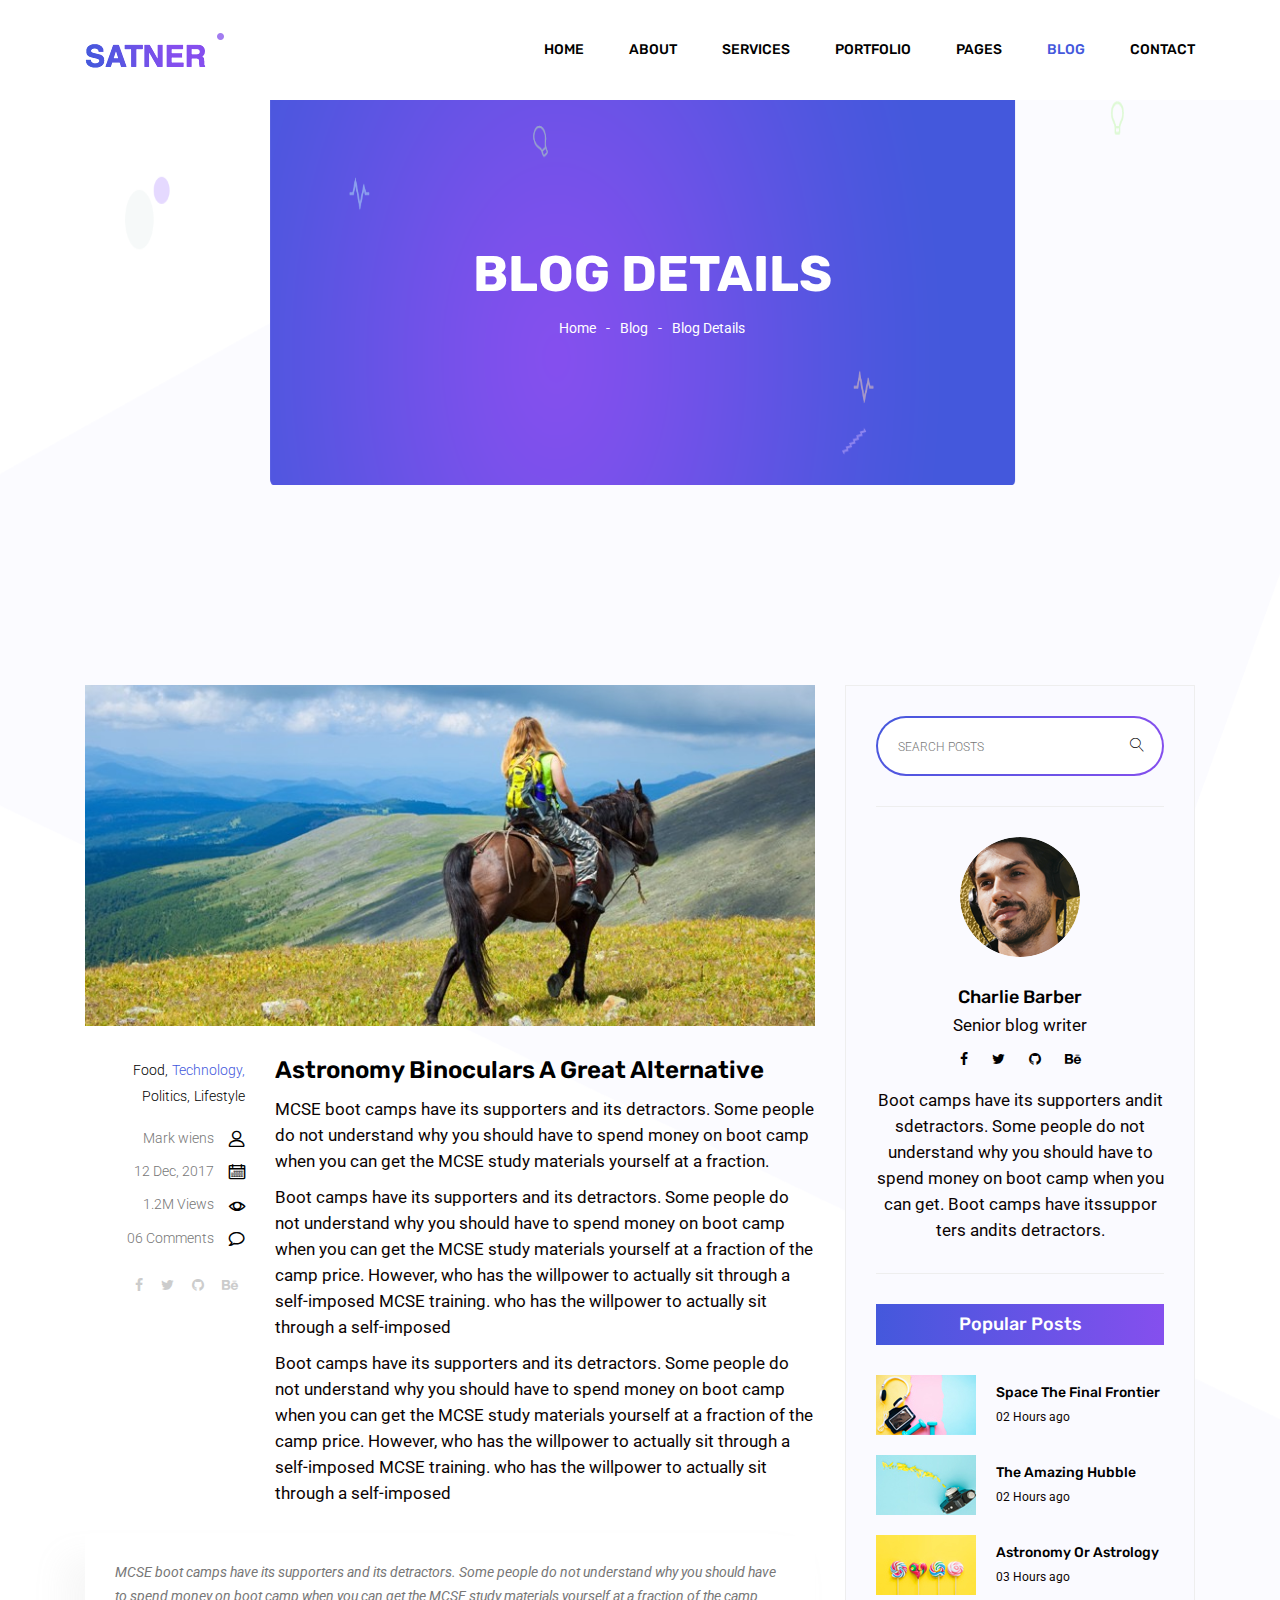
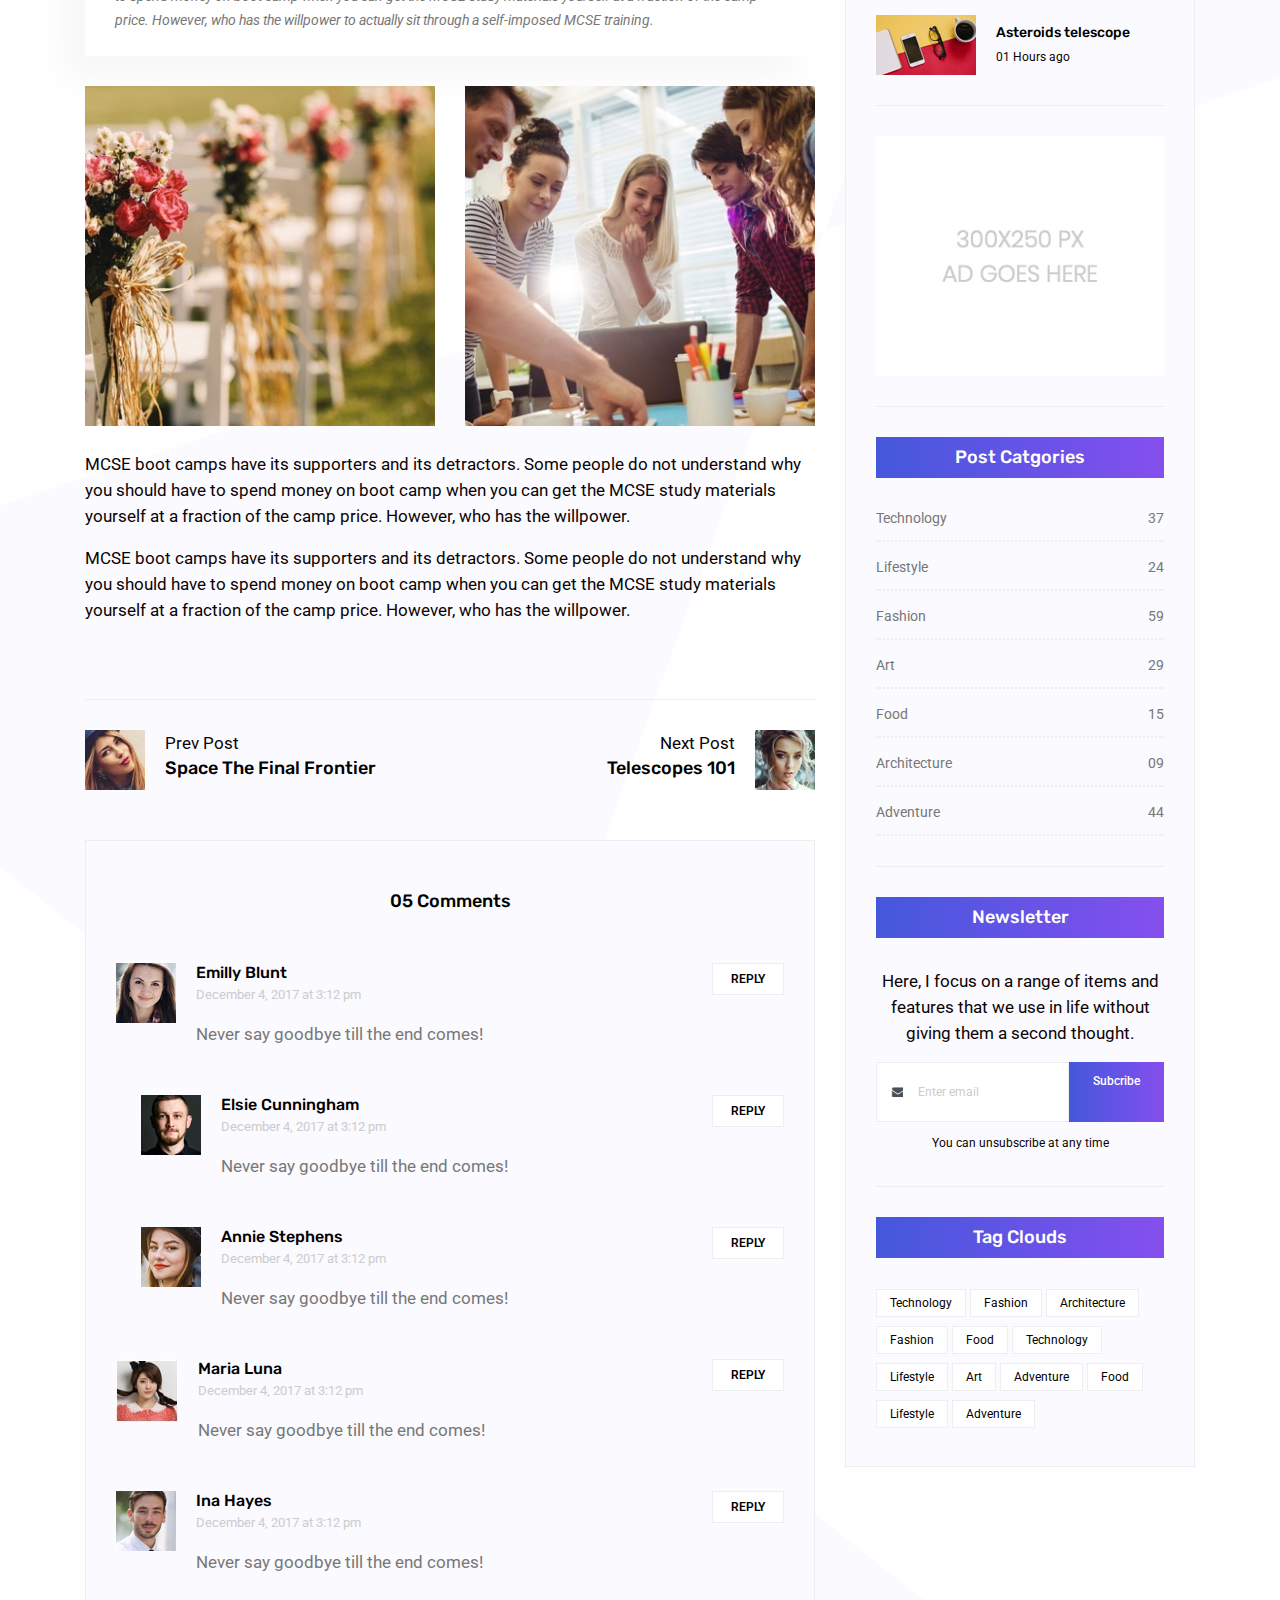
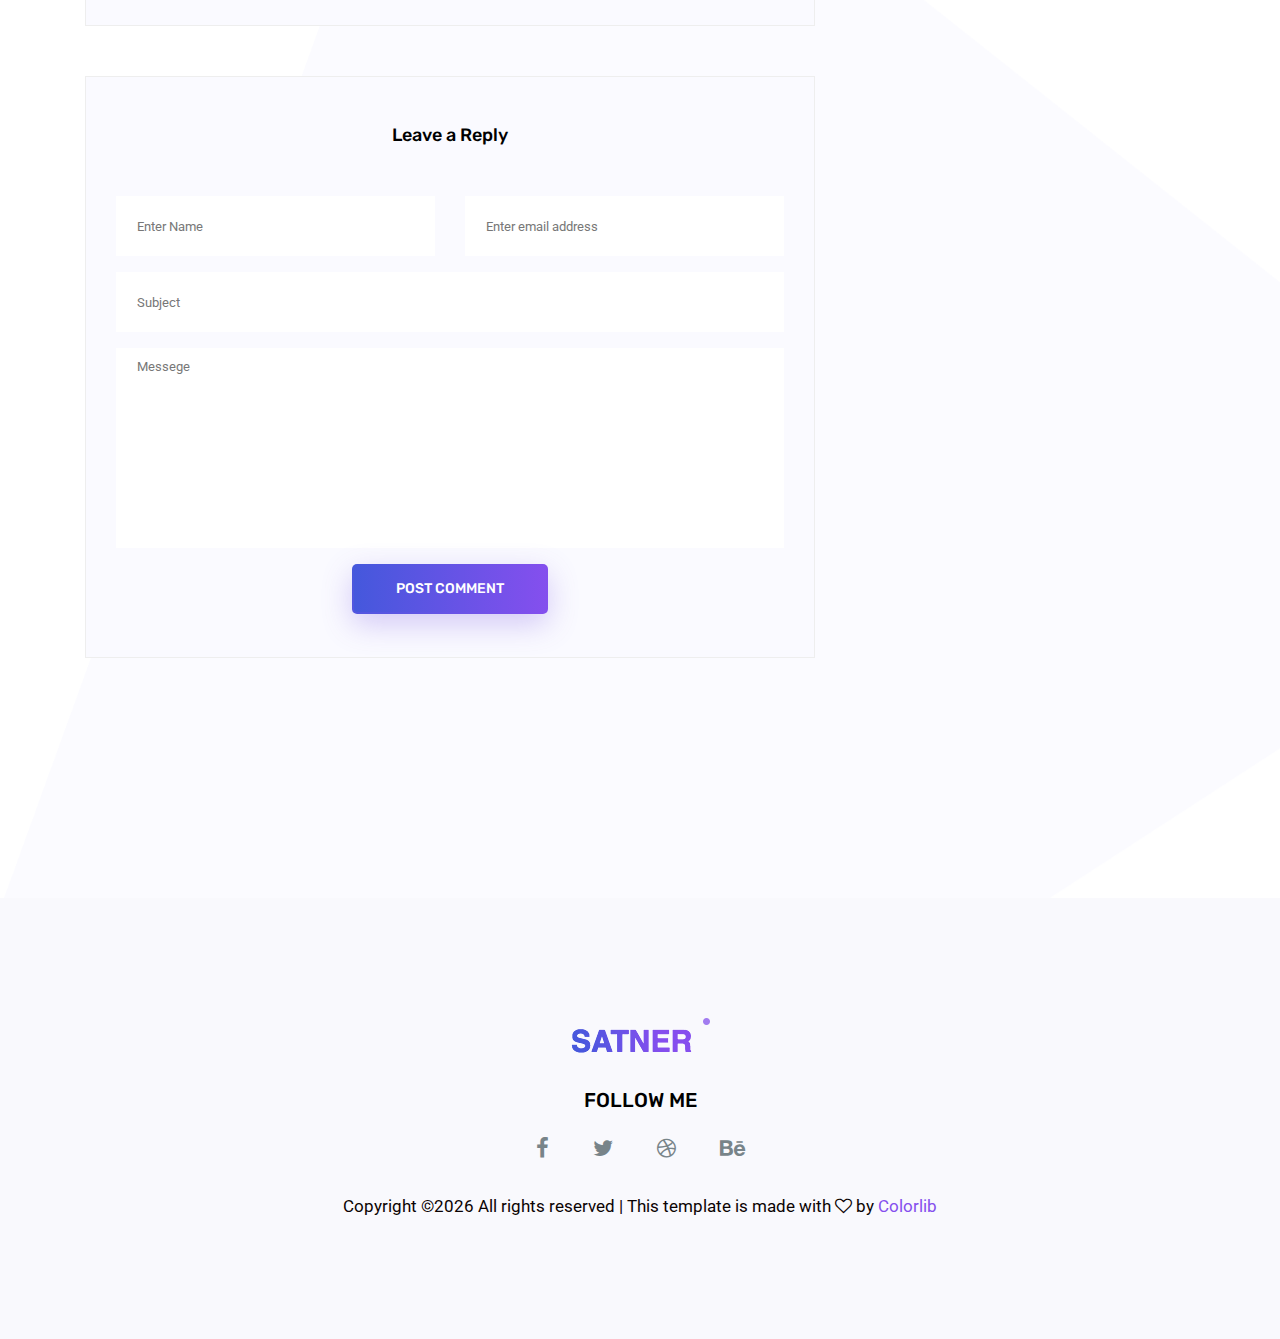
<file: single-blog.html>
<!doctype html>
<html lang="en">

<head>
	<!-- Required meta tags -->
	<meta charset="utf-8">
	<meta name="viewport" content="width=device-width, initial-scale=1, shrink-to-fit=no">
	<link rel="icon" href="img/favicon.png" type="image/png">
	<title>Blog Details</title>
	<!-- Bootstrap CSS -->
	<link rel="stylesheet" href="css/bootstrap.css">
	<link rel="stylesheet" href="vendors/linericon/style.css">
	<link rel="stylesheet" href="css/font-awesome.min.css">
	<link rel="stylesheet" href="vendors/owl-carousel/owl.carousel.min.css">
	<link rel="stylesheet" href="css/magnific-popup.css">
	<link rel="stylesheet" href="vendors/nice-select/css/nice-select.css">
	<!-- main css -->
	<link rel="stylesheet" href="css/style.css">
</head>

<body class="blog_version">

	<!--================ Start Header Area =================-->
	<header class="header_area">
		<div class="main_menu">
			<nav class="navbar navbar-expand-lg navbar-light">
				<div class="container">
					<!-- Brand and toggle get grouped for better mobile display -->
					<a class="navbar-brand logo_h" href="index.html"><img src="img/logo.png" alt=""></a>
					<button class="navbar-toggler" type="button" data-toggle="collapse" data-target="#navbarSupportedContent"
					 aria-controls="navbarSupportedContent" aria-expanded="false" aria-label="Toggle navigation">
						<span class="icon-bar"></span>
						<span class="icon-bar"></span>
						<span class="icon-bar"></span>
					</button>
					<!-- Collect the nav links, forms, and other content for toggling -->
					<div class="collapse navbar-collapse offset" id="navbarSupportedContent">
						<ul class="nav navbar-nav menu_nav justify-content-end">
							<li class="nav-item"><a class="nav-link" href="index.html">Home</a></li>
							<li class="nav-item"><a class="nav-link" href="about.html">About</a></li>
							<li class="nav-item"><a class="nav-link" href="services.html">Services</a></li>
							<li class="nav-item"><a class="nav-link" href="portfolio.html">Portfolio</a></li>
							<li class="nav-item submenu dropdown">
								<a href="#" class="nav-link dropdown-toggle" data-toggle="dropdown" role="button" aria-haspopup="true"
								 aria-expanded="false">Pages</a>
								<ul class="dropdown-menu">
                                    <li class="nav-item"><a class="nav-link" href="elements.html">Elements</a></li>
                                    <li class="nav-item"><a class="nav-link" href="portfolio-details.html">Portfolio Details</a></li>
								</ul>
							</li>
							<li class="nav-item submenu dropdown active">
								<a href="#" class="nav-link dropdown-toggle" data-toggle="dropdown" role="button" aria-haspopup="true"
								 aria-expanded="false">Blog</a>
								<ul class="dropdown-menu">
									<li class="nav-item"><a class="nav-link" href="blog.html">Blog</a></li>
									<li class="nav-item"><a class="nav-link" href="single-blog.html">Blog Details</a></li>
								</ul>
							</li>
							<li class="nav-item"><a class="nav-link" href="contact.html">Contact</a></li>
						</ul>
					</div>
				</div>
			</nav>
		</div>
	</header>
	<!--================ End Header Area =================-->

    <!--================ Start Banner Area =================-->
    <section class="banner_area">
        <div class="banner_inner d-flex align-items-center">
            <div class="container">
                <div class="banner_content text-center">
                    <h2>Blog Details</h2>
                    <div class="page_link">
                        <a href="index.html">Home</a>
                        <a href="blog.html">Blog</a>
                        <a href="single-blog.html">Blog Details</a>
                    </div>
                </div>
            </div>
        </div>
    </section>
    <!--================ End Banner Area =================-->
    
    <!--================Blog Area =================-->
    <section class="blog_area single-post-area section_gap">
        <div class="container">
            <div class="row">
                <div class="col-lg-8 posts-list">
                    <div class="single-post row">
                        <div class="col-lg-12">
                            <div class="feature-img">
                                <img class="img-fluid" src="img/blog/feature-img1.jpg" alt="">
                            </div>									
                        </div>
                        <div class="col-lg-3  col-md-3">
                            <div class="blog_info text-right">
                                <div class="post_tag">
                                    <a href="#">Food,</a>
                                    <a class="active" href="#">Technology,</a>
                                    <a href="#">Politics,</a>
                                    <a href="#">Lifestyle</a>
                                </div>
                                <ul class="blog_meta list">
                                    <li><a href="#">Mark wiens<i class="lnr lnr-user"></i></a></li>
                                    <li><a href="#">12 Dec, 2017<i class="lnr lnr-calendar-full"></i></a></li>
                                    <li><a href="#">1.2M Views<i class="lnr lnr-eye"></i></a></li>
                                    <li><a href="#">06 Comments<i class="lnr lnr-bubble"></i></a></li>
                                </ul>
                                <ul class="social-links">
                                    <li><a href="#"><i class="fa fa-facebook"></i></a></li>
                                    <li><a href="#"><i class="fa fa-twitter"></i></a></li>
                                    <li><a href="#"><i class="fa fa-github"></i></a></li>
                                    <li><a href="#"><i class="fa fa-behance"></i></a></li>
                                </ul>
                            </div>
                        </div>
                        <div class="col-lg-9 col-md-9 blog_details">
                            <h2>Astronomy Binoculars A Great Alternative</h2>
                            <p class="excert">
                                MCSE boot camps have its supporters and its detractors. Some people do not understand why you should have to spend money on boot camp when you can get the MCSE study materials yourself at a fraction.
                            </p>
                            <p>
                                Boot camps have its supporters and its detractors. Some people do not understand why you should have to spend money on boot camp when you can get the MCSE study materials yourself at a fraction of the camp price. However, who has the willpower to actually sit through a self-imposed MCSE training. who has the willpower to actually sit through a self-imposed
                            </p>
                            <p>
                                Boot camps have its supporters and its detractors. Some people do not understand why you should have to spend money on boot camp when you can get the MCSE study materials yourself at a fraction of the camp price. However, who has the willpower to actually sit through a self-imposed MCSE training. who has the willpower to actually sit through a self-imposed
                            </p>
                        </div>
                        <div class="col-lg-12">
                            <div class="quotes">
                                MCSE boot camps have its supporters and its detractors. Some people do not understand why you should have to spend money on boot camp when you can get the MCSE study materials yourself at a fraction of the camp price. However, who has the willpower to actually sit through a self-imposed MCSE training.										
                            </div>
                            <div class="row">
                                <div class="col-6">
                                    <img class="img-fluid" src="img/blog/post-img1.jpg" alt="">
                                </div>
                                <div class="col-6">
                                    <img class="img-fluid" src="img/blog/post-img2.jpg" alt="">
                                </div>	
                                <div class="col-lg-12 mt-25">
                                    <p>
                                        MCSE boot camps have its supporters and its detractors. Some people do not understand why you should have to spend money on boot camp when you can get the MCSE study materials yourself at a fraction of the camp price. However, who has the willpower.
                                    </p>
                                    <p>
                                        MCSE boot camps have its supporters and its detractors. Some people do not understand why you should have to spend money on boot camp when you can get the MCSE study materials yourself at a fraction of the camp price. However, who has the willpower.
                                    </p>											
                                </div>									
                            </div>
                        </div>
                    </div>
                    <div class="navigation-area">
                        <div class="row">
                            <div class="col-lg-6 col-md-6 col-12 nav-left flex-row d-flex justify-content-start align-items-center">
                                <div class="thumb">
                                    <a href="#"><img class="img-fluid" src="img/blog/prev.jpg" alt=""></a>
                                </div>
                                <div class="arrow">
                                    <a href="#"><span class="lnr text-white lnr-arrow-left"></span></a>
                                </div>
                                <div class="detials">
                                    <p>Prev Post</p>
                                    <a href="#"><h4>Space The Final Frontier</h4></a>
                                </div>
                            </div>
                            <div class="col-lg-6 col-md-6 col-12 nav-right flex-row d-flex justify-content-end align-items-center">
                                <div class="detials">
                                    <p>Next Post</p>
                                    <a href="#"><h4>Telescopes 101</h4></a>
                                </div>
                                <div class="arrow">
                                    <a href="#"><span class="lnr text-white lnr-arrow-right"></span></a>
                                </div>
                                <div class="thumb">
                                    <a href="#"><img class="img-fluid" src="img/blog/next.jpg" alt=""></a>
                                </div>										
                            </div>									
                        </div>
                    </div>
                    <div class="comments-area">
                        <h4>05 Comments</h4>
                        <div class="comment-list">
                            <div class="single-comment justify-content-between d-flex">
                                <div class="user justify-content-between d-flex">
                                    <div class="thumb">
                                        <img src="img/blog/c1.jpg" alt="">
                                    </div>
                                    <div class="desc">
                                        <h5><a href="#">Emilly Blunt</a></h5>
                                        <p class="date">December 4, 2017 at 3:12 pm </p>
                                        <p class="comment">
                                            Never say goodbye till the end comes!
                                        </p>
                                    </div>
                                </div>
                                <div class="reply-btn">
                                        <a href="" class="btn-reply text-uppercase">reply</a> 
                                </div>
                            </div>
                        </div>	
                        <div class="comment-list left-padding">
                            <div class="single-comment justify-content-between d-flex">
                                <div class="user justify-content-between d-flex">
                                    <div class="thumb">
                                        <img src="img/blog/c2.jpg" alt="">
                                    </div>
                                    <div class="desc">
                                        <h5><a href="#">Elsie Cunningham</a></h5>
                                        <p class="date">December 4, 2017 at 3:12 pm </p>
                                        <p class="comment">
                                            Never say goodbye till the end comes!
                                        </p>
                                    </div>
                                </div>
                                <div class="reply-btn">
                                        <a href="" class="btn-reply text-uppercase">reply</a> 
                                </div>
                            </div>
                        </div>	
                        <div class="comment-list left-padding">
                            <div class="single-comment justify-content-between d-flex">
                                <div class="user justify-content-between d-flex">
                                    <div class="thumb">
                                        <img src="img/blog/c3.jpg" alt="">
                                    </div>
                                    <div class="desc">
                                        <h5><a href="#">Annie Stephens</a></h5>
                                        <p class="date">December 4, 2017 at 3:12 pm </p>
                                        <p class="comment">
                                            Never say goodbye till the end comes!
                                        </p>
                                    </div>
                                </div>
                                <div class="reply-btn">
                                        <a href="" class="btn-reply text-uppercase">reply</a> 
                                </div>
                            </div>
                        </div>	
                        <div class="comment-list">
                            <div class="single-comment justify-content-between d-flex">
                                <div class="user justify-content-between d-flex">
                                    <div class="thumb">
                                        <img src="img/blog/c4.jpg" alt="">
                                    </div>
                                    <div class="desc">
                                        <h5><a href="#">Maria Luna</a></h5>
                                        <p class="date">December 4, 2017 at 3:12 pm </p>
                                        <p class="comment">
                                            Never say goodbye till the end comes!
                                        </p>
                                    </div>
                                </div>
                                <div class="reply-btn">
                                        <a href="" class="btn-reply text-uppercase">reply</a> 
                                </div>
                            </div>
                        </div>	
                        <div class="comment-list">
                            <div class="single-comment justify-content-between d-flex">
                                <div class="user justify-content-between d-flex">
                                    <div class="thumb">
                                        <img src="img/blog/c5.jpg" alt="">
                                    </div>
                                    <div class="desc">
                                        <h5><a href="#">Ina Hayes</a></h5>
                                        <p class="date">December 4, 2017 at 3:12 pm </p>
                                        <p class="comment">
                                            Never say goodbye till the end comes!
                                        </p>
                                    </div>
                                </div>
                                <div class="reply-btn">
                                        <a href="" class="btn-reply text-uppercase">reply</a> 
                                </div>
                            </div>
                        </div>	                                             				
                    </div>
                    <div class="comment-form">
                        <h4>Leave a Reply</h4>
                        <form>
                            <div class="form-group form-inline">
                                <div class="form-group col-lg-6 col-md-6 name">
                                <input type="text" class="form-control" id="name" placeholder="Enter Name" onfocus="this.placeholder = ''" onblur="this.placeholder = 'Enter Name'">
                                </div>
                                <div class="form-group col-lg-6 col-md-6 email">
                                <input type="email" class="form-control" id="email" placeholder="Enter email address" onfocus="this.placeholder = ''" onblur="this.placeholder = 'Enter email address'">
                                </div>										
                            </div>
                            <div class="form-group">
                                <input type="text" class="form-control" id="subject" placeholder="Subject" onfocus="this.placeholder = ''" onblur="this.placeholder = 'Subject'">
                            </div>
                            <div class="form-group">
                                <textarea class="form-control mb-10" rows="5" name="message" placeholder="Messege" onfocus="this.placeholder = ''" onblur="this.placeholder = 'Messege'" required=""></textarea>
                            </div>
                            <a href="#" class="primary-btn primary_btn"><span>Post Comment</span></a>	
                        </form>
                    </div>
                </div>
                <div class="col-lg-4">
                    <div class="blog_right_sidebar">
                        <aside class="single_sidebar_widget search_widget">
                            <div class="input-group">
                                <input type="text" class="form-control" placeholder="Search Posts">
                                <span class="input-group-btn">
                                    <button class="btn btn-default" type="button"><i class="lnr lnr-magnifier"></i></button>
                                </span>
                            </div><!-- /input-group -->
                            <div class="br"></div>
                        </aside>
                        <aside class="single_sidebar_widget author_widget">
                            <img class="author_img rounded-circle" src="img/blog/author.png" alt="">
                            <h4>Charlie Barber</h4>
                            <p>Senior blog writer</p>
                            <div class="social_icon">
                                <a href="#"><i class="fa fa-facebook"></i></a>
                                <a href="#"><i class="fa fa-twitter"></i></a>
                                <a href="#"><i class="fa fa-github"></i></a>
                                <a href="#"><i class="fa fa-behance"></i></a>
                            </div>
                            <p>Boot camps have its supporters andit sdetractors. Some people do not understand why you should have to spend money on boot camp when you can get. Boot camps have itssuppor ters andits detractors.</p>
                            <div class="br"></div>
                        </aside>
                        <aside class="single_sidebar_widget popular_post_widget">
                            <h3 class="widget_title">Popular Posts</h3>
                            <div class="media post_item">
                                <img src="img/blog/popular-post/post1.jpg" alt="post">
                                <div class="media-body">
                                    <a href="blog-details.html"><h3>Space The Final Frontier</h3></a>
                                    <p>02 Hours ago</p>
                                </div>
                            </div>
                            <div class="media post_item">
                                <img src="img/blog/popular-post/post2.jpg" alt="post">
                                <div class="media-body">
                                    <a href="blog-details.html"><h3>The Amazing Hubble</h3></a>
                                    <p>02 Hours ago</p>
                                </div>
                            </div>
                            <div class="media post_item">
                                <img src="img/blog/popular-post/post3.jpg" alt="post">
                                <div class="media-body">
                                    <a href="blog-details.html"><h3>Astronomy Or Astrology</h3></a>
                                    <p>03 Hours ago</p>
                                </div>
                            </div>
                            <div class="media post_item">
                                <img src="img/blog/popular-post/post4.jpg" alt="post">
                                <div class="media-body">
                                    <a href="blog-details.html"><h3>Asteroids telescope</h3></a>
                                    <p>01 Hours ago</p>
                                </div>
                            </div>
                            <div class="br"></div>
                        </aside>
                        <aside class="single_sidebar_widget ads_widget">
                            <a href="#"><img class="img-fluid" src="img/blog/add.jpg" alt=""></a>
                            <div class="br"></div>
                        </aside>
                        <aside class="single_sidebar_widget post_category_widget">
                            <h4 class="widget_title">Post Catgories</h4>
                            <ul class="list cat-list">
                                <li>
                                    <a href="#" class="d-flex justify-content-between">
                                        <p>Technology</p>
                                        <p>37</p>
                                    </a>
                                </li>
                                <li>
                                    <a href="#" class="d-flex justify-content-between">
                                        <p>Lifestyle</p>
                                        <p>24</p>
                                    </a>
                                </li>
                                <li>
                                    <a href="#" class="d-flex justify-content-between">
                                        <p>Fashion</p>
                                        <p>59</p>
                                    </a>
                                </li>
                                <li>
                                    <a href="#" class="d-flex justify-content-between">
                                        <p>Art</p>
                                        <p>29</p>
                                    </a>
                                </li>
                                <li>
                                    <a href="#" class="d-flex justify-content-between">
                                        <p>Food</p>
                                        <p>15</p>
                                    </a>
                                </li>
                                <li>
                                    <a href="#" class="d-flex justify-content-between">
                                        <p>Architecture</p>
                                        <p>09</p>
                                    </a>
                                </li>
                                <li>
                                    <a href="#" class="d-flex justify-content-between">
                                        <p>Adventure</p>
                                        <p>44</p>
                                    </a>
                                </li>															
                            </ul>
                            <div class="br"></div>
                        </aside>
                        <aside class="single-sidebar-widget newsletter_widget">
                            <h4 class="widget_title">Newsletter</h4>
                            <p>
                            Here, I focus on a range of items and features that we use in life without
                            giving them a second thought.
                            </p>
                            <div class="form-group d-flex flex-row">
                                <div class="input-group">
                                    <div class="input-group-prepend">
                                        <div class="input-group-text"><i class="fa fa-envelope" aria-hidden="true"></i></div>
                                    </div>
                                    <input type="text" class="form-control" id="inlineFormInputGroup" placeholder="Enter email" onfocus="this.placeholder = ''" onblur="this.placeholder = 'Enter email'">
                                </div>
                                <a href="#" class="bbtns">Subcribe</a>
                            </div>	
                            <p class="text-bottom">You can unsubscribe at any time</p>	
                            <div class="br"></div>							
                        </aside>
                        <aside class="single-sidebar-widget tag_cloud_widget">
                            <h4 class="widget_title">Tag Clouds</h4>
                            <ul class="list">
                                <li><a href="#">Technology</a></li>
                                <li><a href="#">Fashion</a></li>
                                <li><a href="#">Architecture</a></li>
                                <li><a href="#">Fashion</a></li>
                                <li><a href="#">Food</a></li>
                                <li><a href="#">Technology</a></li>
                                <li><a href="#">Lifestyle</a></li>
                                <li><a href="#">Art</a></li>
                                <li><a href="#">Adventure</a></li>
                                <li><a href="#">Food</a></li>
                                <li><a href="#">Lifestyle</a></li>
                                <li><a href="#">Adventure</a></li>
                            </ul>
                        </aside>
                    </div>
                </div>
            </div>
        </div>
    </section>
    <!--================Blog Area =================-->
        
    <!--================Footer Area =================-->
	<footer class="footer_area">
        <div class="container">
            <div class="row justify-content-center">
                <div class="col-lg-12">
                    <div class="footer_top flex-column">
                        <div class="footer_logo">
                            <a href="#">
                                <img src="img/logo.png" alt="">
                            </a>
                            <h4>Follow Me</h4>
                        </div>
                        <div class="footer_social">
                            <a href="#"><i class="fa fa-facebook"></i></a>
                            <a href="#"><i class="fa fa-twitter"></i></a>
                            <a href="#"><i class="fa fa-dribbble"></i></a>
                            <a href="#"><i class="fa fa-behance"></i></a>
                        </div>
                    </div>
                </div>
            </div>
            <div class="row footer_bottom justify-content-center">
                <p class="col-lg-8 col-sm-12 footer-text">
                    <!-- Link back to Colorlib can't be removed. Template is licensed under CC BY 3.0. -->
Copyright &copy;<script>document.write(new Date().getFullYear());</script> All rights reserved | This template is made with <i class="fa fa-heart-o" aria-hidden="true"></i> by <a href="https://colorlib.com" target="_blank">Colorlib</a>
<!-- Link back to Colorlib can't be removed. Template is licensed under CC BY 3.0. --></p>
            </div>
        </div>
    </footer>
    <!--================End Footer Area =================-->
       
        <!-- Optional JavaScript -->
        <!-- jQuery first, then Popper.js, then Bootstrap JS -->
        <script src="js/jquery-3.2.1.min.js"></script>
        <script src="js/popper.js"></script>
        <script src="js/bootstrap.min.js"></script>
        <script src="js/stellar.js"></script>
        <script src="vendors/lightbox/simpleLightbox.min.js"></script>
        <script src="vendors/nice-select/js/jquery.nice-select.min.js"></script>
        <script src="vendors/isotope/imagesloaded.pkgd.min.js"></script>
        <script src="vendors/isotope/isotope-min.js"></script>
        <script src="vendors/owl-carousel/owl.carousel.min.js"></script>
        <script src="js/jquery.ajaxchimp.min.js"></script>
        <script src="js/mail-script.js"></script>
        <script src="js/theme.js"></script>
    </body>
    </html>
</file>
<file: vendors/linericon/style.css>
@font-face {
	font-family: 'Linearicons-Free';
	src:url('fonts/Linearicons-Free.eot?w118d');
	src:url('fonts/Linearicons-Free.eot?#iefixw118d') format('embedded-opentype'),
		url('fonts/Linearicons-Free.woff2?w118d') format('woff2'),
		url('fonts/Linearicons-Free.woff?w118d') format('woff'),
		url('fonts/Linearicons-Free.ttf?w118d') format('truetype'),
		url('fonts/Linearicons-Free.svg?w118d#Linearicons-Free') format('svg');
	font-weight: normal;
	font-style: normal;
}

.lnr {
	font-family: 'Linearicons-Free';
	speak: none;
	font-style: normal;
	font-weight: normal;
	font-variant: normal;
	text-transform: none;
	line-height: 1;

	/* Better Font Rendering =========== */
	-webkit-font-smoothing: antialiased;
	-moz-osx-font-smoothing: grayscale;
}

.lnr-home:before {
	content: "\e800";
}
.lnr-apartment:before {
	content: "\e801";
}
.lnr-pencil:before {
	content: "\e802";
}
.lnr-magic-wand:before {
	content: "\e803";
}
.lnr-drop:before {
	content: "\e804";
}
.lnr-lighter:before {
	content: "\e805";
}
.lnr-poop:before {
	content: "\e806";
}
.lnr-sun:before {
	content: "\e807";
}
.lnr-moon:before {
	content: "\e808";
}
.lnr-cloud:before {
	content: "\e809";
}
.lnr-cloud-upload:before {
	content: "\e80a";
}
.lnr-cloud-download:before {
	content: "\e80b";
}
.lnr-cloud-sync:before {
	content: "\e80c";
}
.lnr-cloud-check:before {
	content: "\e80d";
}
.lnr-database:before {
	content: "\e80e";
}
.lnr-lock:before {
	content: "\e80f";
}
.lnr-cog:before {
	content: "\e810";
}
.lnr-trash:before {
	content: "\e811";
}
.lnr-dice:before {
	content: "\e812";
}
.lnr-heart:before {
	content: "\e813";
}
.lnr-star:before {
	content: "\e814";
}
.lnr-star-half:before {
	content: "\e815";
}
.lnr-star-empty:before {
	content: "\e816";
}
.lnr-flag:before {
	content: "\e817";
}
.lnr-envelope:before {
	content: "\e818";
}
.lnr-paperclip:before {
	content: "\e819";
}
.lnr-inbox:before {
	content: "\e81a";
}
.lnr-eye:before {
	content: "\e81b";
}
.lnr-printer:before {
	content: "\e81c";
}
.lnr-file-empty:before {
	content: "\e81d";
}
.lnr-file-add:before {
	content: "\e81e";
}
.lnr-enter:before {
	content: "\e81f";
}
.lnr-exit:before {
	content: "\e820";
}
.lnr-graduation-hat:before {
	content: "\e821";
}
.lnr-license:before {
	content: "\e822";
}
.lnr-music-note:before {
	content: "\e823";
}
.lnr-film-play:before {
	content: "\e824";
}
.lnr-camera-video:before {
	content: "\e825";
}
.lnr-camera:before {
	content: "\e826";
}
.lnr-picture:before {
	content: "\e827";
}
.lnr-book:before {
	content: "\e828";
}
.lnr-bookmark:before {
	content: "\e829";
}
.lnr-user:before {
	content: "\e82a";
}
.lnr-users:before {
	content: "\e82b";
}
.lnr-shirt:before {
	content: "\e82c";
}
.lnr-store:before {
	content: "\e82d";
}
.lnr-cart:before {
	content: "\e82e";
}
.lnr-tag:before {
	content: "\e82f";
}
.lnr-phone-handset:before {
	content: "\e830";
}
.lnr-phone:before {
	content: "\e831";
}
.lnr-pushpin:before {
	content: "\e832";
}
.lnr-map-marker:before {
	content: "\e833";
}
.lnr-map:before {
	content: "\e834";
}
.lnr-location:before {
	content: "\e835";
}
.lnr-calendar-full:before {
	content: "\e836";
}
.lnr-keyboard:before {
	content: "\e837";
}
.lnr-spell-check:before {
	content: "\e838";
}
.lnr-screen:before {
	content: "\e839";
}
.lnr-smartphone:before {
	content: "\e83a";
}
.lnr-tablet:before {
	content: "\e83b";
}
.lnr-laptop:before {
	content: "\e83c";
}
.lnr-laptop-phone:before {
	content: "\e83d";
}
.lnr-power-switch:before {
	content: "\e83e";
}
.lnr-bubble:before {
	content: "\e83f";
}
.lnr-heart-pulse:before {
	content: "\e840";
}
.lnr-construction:before {
	content: "\e841";
}
.lnr-pie-chart:before {
	content: "\e842";
}
.lnr-chart-bars:before {
	content: "\e843";
}
.lnr-gift:before {
	content: "\e844";
}
.lnr-diamond:before {
	content: "\e845";
}
.lnr-linearicons:before {
	content: "\e846";
}
.lnr-dinner:before {
	content: "\e847";
}
.lnr-coffee-cup:before {
	content: "\e848";
}
.lnr-leaf:before {
	content: "\e849";
}
.lnr-paw:before {
	content: "\e84a";
}
.lnr-rocket:before {
	content: "\e84b";
}
.lnr-briefcase:before {
	content: "\e84c";
}
.lnr-bus:before {
	content: "\e84d";
}
.lnr-car:before {
	content: "\e84e";
}
.lnr-train:before {
	content: "\e84f";
}
.lnr-bicycle:before {
	content: "\e850";
}
.lnr-wheelchair:before {
	content: "\e851";
}
.lnr-select:before {
	content: "\e852";
}
.lnr-earth:before {
	content: "\e853";
}
.lnr-smile:before {
	content: "\e854";
}
.lnr-sad:before {
	content: "\e855";
}
.lnr-neutral:before {
	content: "\e856";
}
.lnr-mustache:before {
	content: "\e857";
}
.lnr-alarm:before {
	content: "\e858";
}
.lnr-bullhorn:before {
	content: "\e859";
}
.lnr-volume-high:before {
	content: "\e85a";
}
.lnr-volume-medium:before {
	content: "\e85b";
}
.lnr-volume-low:before {
	content: "\e85c";
}
.lnr-volume:before {
	content: "\e85d";
}
.lnr-mic:before {
	content: "\e85e";
}
.lnr-hourglass:before {
	content: "\e85f";
}
.lnr-undo:before {
	content: "\e860";
}
.lnr-redo:before {
	content: "\e861";
}
.lnr-sync:before {
	content: "\e862";
}
.lnr-history:before {
	content: "\e863";
}
.lnr-clock:before {
	content: "\e864";
}
.lnr-download:before {
	content: "\e865";
}
.lnr-upload:before {
	content: "\e866";
}
.lnr-enter-down:before {
	content: "\e867";
}
.lnr-exit-up:before {
	content: "\e868";
}
.lnr-bug:before {
	content: "\e869";
}
.lnr-code:before {
	content: "\e86a";
}
.lnr-link:before {
	content: "\e86b";
}
.lnr-unlink:before {
	content: "\e86c";
}
.lnr-thumbs-up:before {
	content: "\e86d";
}
.lnr-thumbs-down:before {
	content: "\e86e";
}
.lnr-magnifier:before {
	content: "\e86f";
}
.lnr-cross:before {
	content: "\e870";
}
.lnr-menu:before {
	content: "\e871";
}
.lnr-list:before {
	content: "\e872";
}
.lnr-chevron-up:before {
	content: "\e873";
}
.lnr-chevron-down:before {
	content: "\e874";
}
.lnr-chevron-left:before {
	content: "\e875";
}
.lnr-chevron-right:before {
	content: "\e876";
}
.lnr-arrow-up:before {
	content: "\e877";
}
.lnr-arrow-down:before {
	content: "\e878";
}
.lnr-arrow-left:before {
	content: "\e879";
}
.lnr-arrow-right:before {
	content: "\e87a";
}
.lnr-move:before {
	content: "\e87b";
}
.lnr-warning:before {
	content: "\e87c";
}
.lnr-question-circle:before {
	content: "\e87d";
}
.lnr-menu-circle:before {
	content: "\e87e";
}
.lnr-checkmark-circle:before {
	content: "\e87f";
}
.lnr-cross-circle:before {
	content: "\e880";
}
.lnr-plus-circle:before {
	content: "\e881";
}
.lnr-circle-minus:before {
	content: "\e882";
}
.lnr-arrow-up-circle:before {
	content: "\e883";
}
.lnr-arrow-down-circle:before {
	content: "\e884";
}
.lnr-arrow-left-circle:before {
	content: "\e885";
}
.lnr-arrow-right-circle:before {
	content: "\e886";
}
.lnr-chevron-up-circle:before {
	content: "\e887";
}
.lnr-chevron-down-circle:before {
	content: "\e888";
}
.lnr-chevron-left-circle:before {
	content: "\e889";
}
.lnr-chevron-right-circle:before {
	content: "\e88a";
}
.lnr-crop:before {
	content: "\e88b";
}
.lnr-frame-expand:before {
	content: "\e88c";
}
.lnr-frame-contract:before {
	content: "\e88d";
}
.lnr-layers:before {
	content: "\e88e";
}
.lnr-funnel:before {
	content: "\e88f";
}
.lnr-text-format:before {
	content: "\e890";
}
.lnr-text-format-remove:before {
	content: "\e891";
}
.lnr-text-size:before {
	content: "\e892";
}
.lnr-bold:before {
	content: "\e893";
}
.lnr-italic:before {
	content: "\e894";
}
.lnr-underline:before {
	content: "\e895";
}
.lnr-strikethrough:before {
	content: "\e896";
}
.lnr-highlight:before {
	content: "\e897";
}
.lnr-text-align-left:before {
	content: "\e898";
}
.lnr-text-align-center:before {
	content: "\e899";
}
.lnr-text-align-right:before {
	content: "\e89a";
}
.lnr-text-align-justify:before {
	content: "\e89b";
}
.lnr-line-spacing:before {
	content: "\e89c";
}
.lnr-indent-increase:before {
	content: "\e89d";
}
.lnr-indent-decrease:before {
	content: "\e89e";
}
.lnr-pilcrow:before {
	content: "\e89f";
}
.lnr-direction-ltr:before {
	content: "\e8a0";
}
.lnr-direction-rtl:before {
	content: "\e8a1";
}
.lnr-page-break:before {
	content: "\e8a2";
}
.lnr-sort-alpha-asc:before {
	content: "\e8a3";
}
.lnr-sort-amount-asc:before {
	content: "\e8a4";
}
.lnr-hand:before {
	content: "\e8a5";
}
.lnr-pointer-up:before {
	content: "\e8a6";
}
.lnr-pointer-right:before {
	content: "\e8a7";
}
.lnr-pointer-down:before {
	content: "\e8a8";
}
.lnr-pointer-left:before {
	content: "\e8a9";
}
</file>
<file: vendors/nice-select/css/nice-select.css>
.nice-select {
  -webkit-tap-highlight-color: transparent;
  background-color: #fff;
  border-radius: 5px;
  border: solid 1px #e8e8e8;
  box-sizing: border-box;
  clear: both;
  cursor: pointer;
  display: block;
  float: left;
  font-family: inherit;
  font-size: 14px;
  font-weight: normal;
  height: 42px;
  line-height: 40px;
  outline: none;
  padding-left: 18px;
  padding-right: 30px;
  position: relative;
  text-align: left !important;
  -webkit-transition: all 0.2s ease-in-out;
  transition: all 0.2s ease-in-out;
  -webkit-user-select: none;
     -moz-user-select: none;
      -ms-user-select: none;
          user-select: none;
  white-space: nowrap;
  width: auto; }
  .nice-select:hover {
    border-color: #dbdbdb; }
  .nice-select:active, .nice-select.open, .nice-select:focus {
    border-color: #999; }
  .nice-select:after {
    border-bottom: 2px solid #999;
    border-right: 2px solid #999;
    content: '';
    display: block;
    height: 5px;
    margin-top: -4px;
    pointer-events: none;
    position: absolute;
    right: 12px;
    top: 50%;
    -webkit-transform-origin: 66% 66%;
        -ms-transform-origin: 66% 66%;
            transform-origin: 66% 66%;
    -webkit-transform: rotate(45deg);
        -ms-transform: rotate(45deg);
            transform: rotate(45deg);
    -webkit-transition: all 0.15s ease-in-out;
    transition: all 0.15s ease-in-out;
    width: 5px; }
  .nice-select.open:after {
    -webkit-transform: rotate(-135deg);
        -ms-transform: rotate(-135deg);
            transform: rotate(-135deg); }
  .nice-select.open .list {
    opacity: 1;
    pointer-events: auto;
    -webkit-transform: scale(1) translateY(0);
        -ms-transform: scale(1) translateY(0);
            transform: scale(1) translateY(0); }
  .nice-select.disabled {
    border-color: #ededed;
    color: #999;
    pointer-events: none; }
    .nice-select.disabled:after {
      border-color: #cccccc; }
  .nice-select.wide {
    width: 100%; }
    .nice-select.wide .list {
      left: 0 !important;
      right: 0 !important; }
  .nice-select.right {
    float: right; }
    .nice-select.right .list {
      left: auto;
      right: 0; }
  .nice-select.small {
    font-size: 12px;
    height: 36px;
    line-height: 34px; }
    .nice-select.small:after {
      height: 4px;
      width: 4px; }
    .nice-select.small .option {
      line-height: 34px;
      min-height: 34px; }
  .nice-select .list {
    background-color: #fff;
    border-radius: 5px;
    box-shadow: 0 0 0 1px rgba(68, 68, 68, 0.11);
    box-sizing: border-box;
    margin-top: 4px;
    opacity: 0;
    overflow: hidden;
    padding: 0;
    pointer-events: none;
    position: absolute;
    top: 100%;
    left: 0;
    -webkit-transform-origin: 50% 0;
        -ms-transform-origin: 50% 0;
            transform-origin: 50% 0;
    -webkit-transform: scale(0.75) translateY(-21px);
        -ms-transform: scale(0.75) translateY(-21px);
            transform: scale(0.75) translateY(-21px);
    -webkit-transition: all 0.2s cubic-bezier(0.5, 0, 0, 1.25), opacity 0.15s ease-out;
    transition: all 0.2s cubic-bezier(0.5, 0, 0, 1.25), opacity 0.15s ease-out;
    z-index: 9; }
    .nice-select .list:hover .option:not(:hover) {
      background-color: transparent !important; }
  .nice-select .option {
    cursor: pointer;
    font-weight: 400;
    line-height: 40px;
    list-style: none;
    min-height: 40px;
    outline: none;
    padding-left: 18px;
    padding-right: 29px;
    text-align: left;
    -webkit-transition: all 0.2s;
    transition: all 0.2s; }
    .nice-select .option:hover, .nice-select .option.focus, .nice-select .option.selected.focus {
      background-color: #f6f6f6; }
    .nice-select .option.selected {
      font-weight: bold; }
    .nice-select .option.disabled {
      background-color: transparent;
      color: #999;
      cursor: default; }

.no-csspointerevents .nice-select .list {
  display: none; }

.no-csspointerevents .nice-select.open .list {
  display: block; }
</file>
<file: css/style.css>
/*----------------------------------------------------
@File: Default Styles
@Author: SPONDON IT

This file contains the styling for the actual theme, this
is the file you need to edit to change the look of the
theme.
---------------------------------------------------- */
/*=====================================================================
@Template Name: HostHub Construction 
@Developed By: Naim Lasker
Author E-mail: naimlasker@gmail.com

=====================================================================*/
/*----------------------------------------------------*/
/*font Variables*/
/*Color Variables*/
/*=================== fonts ====================*/
@import url("https://fonts.googleapis.com/css?family=Roboto:400,500|Rubik:500,700");
/*---------------------------------------------------- */
/*----------------------------------------------------*/
/* Medium Layout: 1280px */
/* Tablet Layout: 768px */
/* Mobile Layout: 320px */
/* Wide Mobile Layout: 480px */
/*---------------------------------------------------- */
/*----------------------------------------------------*/
body {
  line-height: 26px;
  font-size: 17px;
  font-family: "Roboto", sans-serif;
  font-weight: 400;
  color: #0b0303;
  background: url(../img/body-bg.png) no-repeat center; }

h1,
h2,
h3,
h4,
h5,
h6 {
  font-family: "Rubik", sans-serif;
  font-weight: 500;
  color: #000000; }

.list {
  list-style: none;
  margin: 0px;
  padding: 0px; }

a {
  text-decoration: none;
  transition: all 0.3s ease-in-out; }
  a:hover, a:focus {
    text-decoration: none;
    outline: none; }

button:focus {
  outline: none;
  box-shadow: none; }

.mt-25 {
  margin-top: 25px; }

.p0 {
  padding-left: 0px;
  padding-right: 0px; }

.white_bg {
  background: #fff !important; }

.mb-50 {
  margin-bottom: 50px; }

.ml-15 {
  margin-left: 15px; }

.ml-20 {
  margin-left: 20px; }

.mt-50 {
  margin-top: 50px; }

/*---------------------------------------------------- */
/*----------------------------------------------------*/
.section_gap {
  padding: 200px 0; }
  @media (max-width: 1199px) {
    .section_gap {
      padding: 80px 0; } }

.section_gap_top {
  padding-top: 200px; }
  @media (max-width: 1199px) {
    .section_gap_top {
      padding-top: 80px; } }

.section_gap_bottom {
  padding-bottom: 200px; }
  @media (max-width: 1199px) {
    .section_gap_bottom {
      padding-bottom: 80px; } }

/* Main Title Area css
============================================================================================ */
.main_title {
  text-align: center;
  margin-bottom: 100px; }
  @media (max-width: 1199px) {
    .main_title {
      margin-bottom: 50px; } }
  .main_title h2 {
    font-size: 36px;
    font-weight: 700;
    margin-bottom: 15px;
    line-height: 50px;
    text-transform: uppercase; }
    @media (max-width: 991px) {
      .main_title h2 br {
        display: none; } }
    @media (max-width: 767px) {
      .main_title h2 {
        font-size: 30px;
        line-height: 34px; } }
  .main_title p {
    margin-bottom: 0px; }
    @media (max-width: 991px) {
      .main_title p br {
        display: none; } }
  .main_title.white h2 {
    color: #fff; }
  .main_title.white p {
    color: #fff;
    opacity: .6; }

/* End Main Title Area css
============================================================================================ */
/* Start Gradient Area css
============================================================================================ */
.gradient-bg, .header_area .navbar .nav .nav-item.submenu ul .nav-item:hover .nav-link, .blog_right_sidebar .widget_title, .blog_right_sidebar .newsletter_widget .bbtns, .blog_right_sidebar .tag_cloud_widget ul li a:hover, .blog-pagination .page-item.active .page-link, .blog-pagination .page-link:hover, .comments-area .btn-reply:hover {
  background: -webkit-linear-gradient(90deg, #4458dc 0%, #854fee 100%);
  background: -moz-linear-gradient(90deg, #4458dc 0%, #854fee 100%);
  background: -o-linear-gradient(90deg, #4458dc 0%, #854fee 100%);
  background: linear-gradient(90deg, #4458dc 0%, #854fee 100%); }

.border-gradient {
  border-image: -webkit-linear-gradient(90deg, #4458dc 0%, #854fee 100%);
  border-image: -moz-linear-gradient(90deg, #4458dc 0%, #854fee 100%);
  border-image: -o-linear-gradient(90deg, #4458dc 0%, #854fee 100%);
  border-image: linear-gradient(90deg, #4458dc 0%, #854fee 100%); }

.gradient-bg2 {
  background: -webkit-linear-gradient(90deg, #4458dc 0%, #854fee 100%);
  background: -moz-linear-gradient(90deg, #4458dc 0%, #854fee 100%);
  background: -o-linear-gradient(90deg, #4458dc 0%, #854fee 100%);
  background: linear-gradient(90deg, #4458dc 0%, #854fee 100%); }

.gradient-color, .contact_info .info_item i {
  background: -webkit-linear-gradient(90deg, #4458dc 0%, #854fee 100%);
  background: -moz-linear-gradient(90deg, #4458dc 0%, #854fee 100%);
  background: -o-linear-gradient(90deg, #4458dc 0%, #854fee 100%);
  background: linear-gradient(90deg, #4458dc 0%, #854fee 100%);
  -webkit-background-clip: text;
  -webkit-text-fill-color: transparent; }

/* End Gradient Area css
============================================================================================ */
.primary_btn {
  display: inline-block;
  color: #fff;
  letter-spacing: 0px;
  font-family: "Rubik", sans-serif;
  font-weight: 500;
  font-size: 14px;
  line-height: 46px;
  outline: none !important;
  text-align: center;
  cursor: pointer;
  text-transform: uppercase;
  border-radius: 5px;
  background-origin: border-box;
  background-clip: content-box, border-box;
  background-image: linear-gradient(to right, #4458dc 0%, #854fee 100%), radial-gradient(circle at top left, #4458dc, #854fee);
  border: double 2px transparent;
  box-shadow: 0px 10px 30px rgba(118, 85, 225, 0.3); }
  .primary_btn span {
    padding: 0 42px; }
  .primary_btn.tr-bg {
    background-image: linear-gradient(#ffffff, #ffffff), radial-gradient(circle at top left, #4458dc, #854fee);
    border: 2px solid transparent;
    color: #222222;
    box-shadow: none; }
    .primary_btn.tr-bg:hover {
      background-image: linear-gradient(to right, #4458dc 0%, #854fee 100%), radial-gradient(circle at top left, #4458dc, #854fee);
      border: double 2px transparent;
      color: #ffffff;
      box-shadow: 0px 10px 30px rgba(118, 85, 225, 0.3); }
  .primary_btn:hover {
    background-image: linear-gradient(#ffffff, #ffffff), radial-gradient(circle at top left, #4458dc, #854fee);
    border: 2px solid #854fee;
    color: #222222;
    box-shadow: none;
    background-clip: border-box; }

.overlay {
  position: absolute;
  left: 0;
  top: 0;
  height: 100%;
  width: 100%; }

  html {
    scroll-behavior: smooth;
  }
/*---------------------------------------------------- */
/*----------------------------------------------------*/
.header_area {
  position: absolute;
  width: 100%;
  z-index: 9999;
  background: #ffffff; }
  .header_area .menu_nav {
    width: 100%; }
  .header_area .navbar {
    background: transparent;
    padding: 0px;
    border: 0px;
    border-radius: 0px;
    width: 100%; }
    .header_area .navbar .nav .nav-item {
      margin-right: 45px; }
      .header_area .navbar .nav .nav-item .nav-link {
        font: 500 14px/100px "Rubik", sans-serif;
        text-transform: uppercase;
        color: #000000;
        padding: 0px;
        display: inline-block; }
        .header_area .navbar .nav .nav-item .nav-link:after {
          display: none; }
      .header_area .navbar .nav .nav-item:hover .nav-link, .header_area .navbar .nav .nav-item.active .nav-link {
        color: #4458dc; }
      .header_area .navbar .nav .nav-item.submenu {
        position: relative; }
        .header_area .navbar .nav .nav-item.submenu ul {
          border: none;
          padding: 0px;
          border-radius: 0px;
          box-shadow: none;
          margin: 0px;
          background: #fff; }
          @media (min-width: 992px) {
            .header_area .navbar .nav .nav-item.submenu ul {
              position: absolute;
              top: 120%;
              left: 0px;
              min-width: 200px;
              text-align: left;
              opacity: 0;
              transition: all 300ms ease-in;
              visibility: hidden;
              display: block;
              border: none;
              padding: 0px;
              border-radius: 0px;
              box-shadow: 0px 10px 30px 0px rgba(0, 0, 0, 0.1); } }
          .header_area .navbar .nav .nav-item.submenu ul:before {
            content: "";
            width: 0;
            height: 0;
            border-style: solid;
            border-width: 10px 10px 0 10px;
            border-color: #eeeeee transparent transparent transparent;
            position: absolute;
            right: 24px;
            top: 45px;
            z-index: 3;
            opacity: 0;
            transition: all 400ms linear; }
          .header_area .navbar .nav .nav-item.submenu ul .nav-item {
            display: block;
            float: none;
            margin-right: 0px;
            border-bottom: 1px solid #ededed;
            margin-left: 0px;
            transition: all 0.4s linear; }
            .header_area .navbar .nav .nav-item.submenu ul .nav-item .nav-link {
              line-height: 45px;
              color: #000000;
              padding: 0px 30px;
              transition: all 150ms linear;
              display: block;
              text-transform: capitalize;
              margin-right: 0px; }
            .header_area .navbar .nav .nav-item.submenu ul .nav-item:last-child {
              border-bottom: none; }
            .header_area .navbar .nav .nav-item.submenu ul .nav-item:hover .nav-link {
              color: #fff; }
        @media (min-width: 992px) {
          .header_area .navbar .nav .nav-item.submenu:hover ul {
            visibility: visible;
            opacity: 1;
            top: 100%; } }
        .header_area .navbar .nav .nav-item.submenu:hover ul .nav-item {
          margin-top: 0px; }
      .header_area .navbar .nav .nav-item:last-child {
        margin-right: 0px; }
  .header_area.navbar_fixed .main_menu {
    position: fixed;
    width: 100%;
    top: -70px;
    left: 0;
    right: 0;
    background: #ffffff;
    transform: translateY(70px);
    transition: transform 500ms ease, background 500ms ease;
    -webkit-transition: transform 500ms ease, background 500ms ease;
    box-shadow: 0px 3px 16px 0px rgba(0, 0, 0, 0.1); }
    .header_area.navbar_fixed .main_menu .navbar .nav .nav-item .nav-link {
      line-height: 70px; }
  @media (min-width: 992px) {
    .header_area.white_menu .navbar .navbar-brand img {
      display: none; }
      .header_area.white_menu .navbar .navbar-brand img + img {
        display: inline-block; } }
  @media (max-width: 991px) {
    .header_area.white_menu .navbar .navbar-brand img {
      display: inline-block; }
      .header_area.white_menu .navbar .navbar-brand img + img {
        display: none; } }
  .header_area.white_menu .navbar .nav .nav-item .nav-link {
    color: #fff; }
  .header_area.white_menu.navbar_fixed .main_menu .navbar .navbar-brand img {
    display: inline-block; }
    .header_area.white_menu.navbar_fixed .main_menu .navbar .navbar-brand img + img {
      display: none; }
  .header_area.white_menu.navbar_fixed .main_menu .navbar .nav .nav-item .nav-link {
    line-height: 70px;
    color: #000000; }

.owl-carousel.off {
  display: -ms-flexbox;
  display: flex; }

/*---------------------------------------------------- */
/*----------------------------------------------------*/
/* Home Banner Area css
============================================================================================ */
.home_banner_area {
  z-index: 1;
  /* background: url(../img/banner/home-banner.png) no-repeat top center; */
  background-position: center;
  background-size: cover; }
  .home_banner_area .banner_inner {
    width: 100%; }
    .home_banner_area .banner_inner .home_right_img {
      padding-top: 197px; }
      @media (max-width: 1480px) {
        .home_banner_area .banner_inner .home_right_img img {
          max-width: 100%;
          height: auto; } }
      @media (max-width: 991px) {
        .home_banner_area .banner_inner .home_right_img {
          display: none; } }
    .home_banner_area .banner_inner .col-lg-7 {
      vertical-align: middle;
      align-self: center; }
    .home_banner_area .banner_inner .banner_content {
      text-align: left; }
      @media (max-width: 991px) {
        .home_banner_area .banner_inner .banner_content {
          margin-top: 150px; } }
      .home_banner_area .banner_inner .banner_content h3 {
        font-size: 40px;
        margin-bottom: 20px;
        position: relative; }
        .home_banner_area .banner_inner .banner_content h3:after {
          content: '';
          width: 410px;
          height: 2px;
          position: absolute;
          top: 50%;
          left: 23%;
          background: #000000; }
          @media (max-width: 575px) {
            .home_banner_area .banner_inner .banner_content h3:after {
              display: none; } }
      .home_banner_area .banner_inner .banner_content h1 {
        margin-top: 20px;
        font-size: 70px;
        line-height: 60px;
        margin-bottom: 25px; }
        @media (max-width: 1024px) {
          .home_banner_area .banner_inner .banner_content h1 {
            font-size: 60px; } }
        @media (max-width: 767px) {
          .home_banner_area .banner_inner .banner_content h1 {
            font-size: 50px; } }
      .home_banner_area .banner_inner .banner_content h5 {
        font-size: 24px;
        margin-bottom: 35px; }

        .home_banner_area .banner_inner .banner_content i {
          font-size: 24px;
          margin-top: 30px;
          padding-right: 20px;
          color: #535b5e;
        }
        .home_banner_area .banner_inner .banner_content i:hover {
          color:#4458dc; /* Change to your desired hover color */
      }
      .home_banner_area .banner_inner .banner_content .primary_btn {
        margin-right: 20px; }

.banner_area {
  position: relative;
  z-index: 1;
  min-height: 485px; }
  @media (max-width: 1199px) {
    .banner_area {
      min-height: 350px; } }
  .banner_area .banner_inner {
    position: relative;
    overflow: hidden;
    width: 100%;
    min-height: 485px;
    background: url(../img/banner/common-banner.png) no-repeat right bottom;
    background-size: 90% 85%;
    width: 98%;
    z-index: 1; }
    @media (max-width: 1199px) {
      .banner_area .banner_inner {
        min-height: 350px; } }
    @media (max-width: 991px) {
      .banner_area .banner_inner {
        background: #854fee;
        width: 100%; } }
    .banner_area .banner_inner .banner_content {
      margin-left: 50px;
      margin-top: 100px; }
      @media (max-width: 991px) {
        .banner_area .banner_inner .banner_content {
          margin-left: 0px;
          margin-top: 50px; } }
      .banner_area .banner_inner .banner_content h2 {
        color: #fff;
        font-size: 50px;
        font-family: "Rubik", sans-serif;
        margin-bottom: 10px;
        text-transform: uppercase;
        font-weight: 700; }
        @media (max-width: 991px) {
          .banner_area .banner_inner .banner_content h2 {
            font-size: 30px; } }
      .banner_area .banner_inner .banner_content .page_link a {
        font-size: 14px;
        color: #fff;
        font-family: "Roboto", sans-serif;
        margin-right: 20px;
        position: relative; }
        .banner_area .banner_inner .banner_content .page_link a:before {
          content: "-";
          position: absolute;
          right: -14px;
          top: 50%;
          -webkit-transform: translateY(-50%);
          -moz-transform: translateY(-50%);
          -ms-transform: translateY(-50%);
          -o-transform: translateY(-50%);
          transform: translateY(-50%); }
        .banner_area .banner_inner .banner_content .page_link a:last-child {
          margin-right: 0px; }
          .banner_area .banner_inner .banner_content .page_link a:last-child:before {
            display: none; }

/* End Home Banner Area css
============================================================================================ */
/*---------------------------------------------------- */
/*----------------------------------------------------*/
/* Latest Blog Area css
============================================================================================ */
/* End Latest Blog Area css
============================================================================================ */
.blog_btn {
  border: 1px solid #eeeeee;
  background: #f9f9ff;
  padding: 0px 32px;
  font-size: 13px;
  font-weight: 500;
  font-family: "Roboto", sans-serif;
  color: #000000;
  line-height: 34px;
  display: inline-block; }
  .blog_btn:hover {
    background: #4458dc;
    border-color: #4458dc;
    color: #fff; }

.white_bg_btn {
  background: #fff;
  display: inline-block;
  color: #000000;
  line-height: 40px;
  padding: 0px 28px;
  font-size: 14px;
  font-family: "Roboto", sans-serif;
  font-weight: 500;
  text-transform: uppercase;
  -webkit-transition: all 0.4s ease 0s;
  -moz-transition: all 0.4s ease 0s;
  -o-transition: all 0.4s ease 0s;
  transition: all 0.4s ease 0s;
  border: none; }
  .white_bg_btn:hover {
    background: #4458dc;
    color: #fff; }

/* Causes Area css
============================================================================================ */
.causes_slider .owl-dots {
  text-align: center;
  margin-top: 80px; }
  .causes_slider .owl-dots .owl-dot {
    height: 14px;
    width: 14px;
    background: #eeeeee;
    display: inline-block;
    margin-right: 7px; }
    .causes_slider .owl-dots .owl-dot:last-child {
      margin-right: 0px; }
    .causes_slider .owl-dots .owl-dot.active {
      background: #4458dc; }

.causes_item {
  background: #fff; }
  .causes_item .causes_img {
    position: relative; }
    .causes_item .causes_img .c_parcent {
      position: absolute;
      bottom: 0px;
      width: 100%;
      left: 0px;
      height: 3px;
      background: rgba(255, 255, 255, 0.5); }
      .causes_item .causes_img .c_parcent span {
        width: 70%;
        height: 3px;
        background: #4458dc;
        position: absolute;
        left: 0px;
        bottom: 0px; }
        .causes_item .causes_img .c_parcent span:before {
          content: "75%";
          position: absolute;
          right: -10px;
          bottom: 0px;
          background: #4458dc;
          color: #fff;
          padding: 0px 5px; }
  .causes_item .causes_text {
    padding: 30px 35px 40px 30px; }
    .causes_item .causes_text h4 {
      color: #000000;
      font-family: "Roboto", sans-serif;
      font-size: 18px;
      font-weight: 600;
      margin-bottom: 15px;
      cursor: pointer; }
      .causes_item .causes_text h4:hover {
        color: #4458dc; }
    .causes_item .causes_text p {
      font-size: 14px;
      line-height: 24px;
      color: #777777;
      font-weight: 300;
      margin-bottom: 0px; }
  .causes_item .causes_bottom a {
    width: 50%;
    border: 1px solid #4458dc;
    text-align: center;
    float: left;
    line-height: 50px;
    background: #4458dc;
    color: #fff;
    font-family: "Roboto", sans-serif;
    font-size: 14px;
    font-weight: 500; }
    .causes_item .causes_bottom a + a {
      border-color: #eeeeee;
      background: #fff;
      font-size: 14px;
      color: #000000; }

/* End Causes Area css
============================================================================================ */
/*================= latest_blog_area css =============*/
.single-recent-blog-post {
  margin-bottom: 30px; }
  .single-recent-blog-post .thumb {
    overflow: hidden; }
    .single-recent-blog-post .thumb img {
      transition: all 0.7s linear; }
  .single-recent-blog-post .details {
    padding-top: 30px; }
    .single-recent-blog-post .details .sec_h4 {
      line-height: 24px;
      padding: 10px 0px 13px;
      transition: all 0.3s linear; }
      .single-recent-blog-post .details .sec_h4:hover {
        color: #777777; }
  .single-recent-blog-post .date {
    font-size: 14px;
    line-height: 24px;
    font-weight: 400; }
  .single-recent-blog-post:hover img {
    transform: scale(1.23) rotate(10deg); }

.tags .tag_btn {
  font-size: 12px;
  font-weight: 500;
  line-height: 20px;
  border: 1px solid #eeeeee;
  display: inline-block;
  padding: 1px 18px;
  text-align: center;
  color: #000000; }
  .tags .tag_btn:before {
    background: #4458dc; }
  .tags .tag_btn + .tag_btn {
    margin-left: 2px; }

/*========= blog_categorie_area css ===========*/
.blog_categorie_area {
  padding-bottom: 80px; }

.categories_post {
  position: relative;
  text-align: center;
  cursor: pointer; }
  .categories_post img {
    max-width: 100%; }
  .categories_post .categories_details {
    position: absolute;
    top: 20px;
    left: 20px;
    right: 20px;
    bottom: 20px;
    background: rgba(34, 34, 34, 0.8);
    color: #fff;
    transition: all 0.3s linear;
    display: flex;
    align-items: center;
    justify-content: center; }
    .categories_post .categories_details h5 {
      margin-bottom: 0px;
      font-size: 18px;
      line-height: 26px;
      text-transform: uppercase;
      color: #fff;
      position: relative; }
    .categories_post .categories_details p {
      font-weight: 300;
      font-size: 14px;
      line-height: 26px;
      margin-bottom: 0px;
      -webkit-transition: all 0.4s ease 0s;
      -moz-transition: all 0.4s ease 0s;
      -o-transition: all 0.4s ease 0s;
      transition: all 0.4s ease 0s; }
    .categories_post .categories_details .border_line {
      margin: 10px 0px;
      background: #fff;
      width: 100%;
      height: 1px; }
  .categories_post:hover .categories_details {
    background: rgba(68, 88, 220, 0.85); }

/*============ blog_left_sidebar css ==============*/
.blog_item {
  margin-bottom: 40px; }

.blog_info {
  padding-top: 30px; }
  .blog_info .post_tag {
    padding-bottom: 20px; }
    .blog_info .post_tag a {
      font: 300 14px/21px "Roboto", sans-serif;
      color: #000000; }
      .blog_info .post_tag a:hover {
        color: #777777; }
      .blog_info .post_tag a.active {
        color: #4458dc; }
  .blog_info .blog_meta li a {
    font: 300 14px/20px "Roboto", sans-serif;
    color: #777777;
    vertical-align: middle;
    padding-bottom: 12px;
    display: inline-block; }
    .blog_info .blog_meta li a i {
      color: #000000;
      font-size: 16px;
      font-weight: 600;
      padding-left: 15px;
      line-height: 20px;
      vertical-align: middle; }
    .blog_info .blog_meta li a:hover {
      color: #4458dc; }

.blog_post img {
  max-width: 100%; }
.blog_post .primary_btn {
  line-height: 38px; }

.blog_details {
  padding-top: 20px; }
  .blog_details h2 {
    font-size: 24px;
    line-height: 36px;
    color: #000000;
    font-weight: 600;
    transition: all 0.3s linear; }
    .blog_details h2:hover {
      color: #4458dc; }
  .blog_details p {
    margin-bottom: 26px; }

.view_btn {
  font-size: 14px;
  line-height: 36px;
  display: inline-block;
  color: #000000;
  font-weight: 500;
  padding: 0px 30px;
  background: #fff; }

.blog_right_sidebar {
  border: 1px solid #eeeeee;
  background: #fafaff;
  padding: 30px; }
  .blog_right_sidebar .widget_title {
    font-size: 18px;
    line-height: 25px;
    text-align: center;
    color: #fff;
    padding: 8px 0px;
    margin-bottom: 30px; }
  .blog_right_sidebar .search_widget .input-group .form-control {
    position: relative;
    font-size: 14px;
    line-height: 29px;
    width: 100%;
    font-weight: 300;
    color: #777777;
    padding-left: 20px;
    border-radius: 45px;
    z-index: 0;
    border: double 2px transparent;
    background-image: linear-gradient(white, white), radial-gradient(circle at top left, #4458dc, #854fee);
    background-image: -webkit-linear-gradient(white, white), -webkit-radial-gradient(circle at top left, #4458dc, #854fee);
    background-image: -moz-linear-gradient(white, white), -moz-radial-gradient(circle at top left, #4458dc, #854fee);
    background-image: -ms-linear-gradient(white, white), -ms-radial-gradient(circle at top left, #4458dc, #854fee);
    background-image: -o-linear-gradient(white, white), -o-radial-gradient(circle at top left, #4458dc, #854fee);
    background-origin: border-box;
    background-clip: content-box, border-box;
    padding: 0;
    text-indent: 20px; }
    .blog_right_sidebar .search_widget .input-group .form-control.placeholder {
      color: #777777;
      text-transform: uppercase;
      font-size: 12px; }
    .blog_right_sidebar .search_widget .input-group .form-control:-moz-placeholder {
      color: #777777;
      text-transform: uppercase;
      font-size: 12px; }
    .blog_right_sidebar .search_widget .input-group .form-control::-moz-placeholder {
      color: #777777;
      text-transform: uppercase;
      font-size: 12px; }
    .blog_right_sidebar .search_widget .input-group .form-control::-webkit-input-placeholder {
      color: #777777;
      text-transform: uppercase;
      font-size: 12px; }
    .blog_right_sidebar .search_widget .input-group .form-control:focus {
      box-shadow: none; }
  .blog_right_sidebar .search_widget .input-group .btn-default {
    position: absolute;
    right: 20px;
    background: transparent;
    border: 0px;
    box-shadow: none;
    font-size: 14px;
    color: #000000;
    font-weight: 600;
    padding: 0px;
    top: 50%;
    -webkit-transform: translateY(-50%);
    -moz-transform: translateY(-50%);
    -ms-transform: translateY(-50%);
    -o-transform: translateY(-50%);
    transform: translateY(-50%);
    z-index: 1; }
  .blog_right_sidebar .author_widget {
    text-align: center; }
    .blog_right_sidebar .author_widget h4 {
      font-size: 18px;
      line-height: 20px;
      color: #000000;
      margin-bottom: 5px;
      margin-top: 30px; }
    .blog_right_sidebar .author_widget p {
      margin-bottom: 0px; }
    .blog_right_sidebar .author_widget .social_icon {
      padding: 7px 0px 15px; }
      .blog_right_sidebar .author_widget .social_icon a {
        font-size: 14px;
        color: #000000;
        transition: all 0.2s linear; }
        .blog_right_sidebar .author_widget .social_icon a + a {
          margin-left: 20px; }
        .blog_right_sidebar .author_widget .social_icon a:hover {
          color: #4458dc; }
  .blog_right_sidebar .popular_post_widget .post_item .media-body {
    justify-content: center;
    align-self: center;
    padding-left: 20px; }
    .blog_right_sidebar .popular_post_widget .post_item .media-body h3 {
      font-size: 14px;
      line-height: 20px;
      color: #000000;
      margin-bottom: 4px;
      transition: all 0.3s linear; }
      .blog_right_sidebar .popular_post_widget .post_item .media-body h3:hover {
        color: #4458dc; }
    .blog_right_sidebar .popular_post_widget .post_item .media-body p {
      font-size: 12px;
      line-height: 21px;
      margin-bottom: 0px; }
  .blog_right_sidebar .popular_post_widget .post_item + .post_item {
    margin-top: 20px; }
  .blog_right_sidebar .post_category_widget .cat-list li {
    border-bottom: 2px dotted #eee;
    transition: all 0.3s ease 0s;
    padding-bottom: 12px; }
    .blog_right_sidebar .post_category_widget .cat-list li a {
      font-size: 14px;
      line-height: 20px;
      color: #777; }
      .blog_right_sidebar .post_category_widget .cat-list li a p {
        margin-bottom: 0px; }
    .blog_right_sidebar .post_category_widget .cat-list li + li {
      padding-top: 15px; }
    .blog_right_sidebar .post_category_widget .cat-list li:hover a {
      color: #4458dc; }
    .blog_right_sidebar .post_category_widget .cat-list li:hover {
      border-color: #4458dc; }
  .blog_right_sidebar .newsletter_widget {
    text-align: center; }
    .blog_right_sidebar .newsletter_widget .form-group {
      margin-bottom: 8px; }
    .blog_right_sidebar .newsletter_widget .input-group-prepend {
      margin-right: -1px; }
    .blog_right_sidebar .newsletter_widget .input-group-text {
      background: #fff;
      border-radius: 0px;
      vertical-align: top;
      font-size: 12px;
      line-height: 36px;
      padding: 0px 0px 0px 15px;
      border: 1px solid #eeeeee;
      border-right: 0px; }
    .blog_right_sidebar .newsletter_widget .form-control {
      font-size: 12px;
      line-height: 24px;
      color: #cccccc;
      border: 1px solid #eeeeee;
      border-left: 0px;
      border-radius: 0px; }
      .blog_right_sidebar .newsletter_widget .form-control.placeholder {
        color: #cccccc; }
      .blog_right_sidebar .newsletter_widget .form-control:-moz-placeholder {
        color: #cccccc; }
      .blog_right_sidebar .newsletter_widget .form-control::-moz-placeholder {
        color: #cccccc; }
      .blog_right_sidebar .newsletter_widget .form-control::-webkit-input-placeholder {
        color: #cccccc; }
      .blog_right_sidebar .newsletter_widget .form-control:focus {
        outline: none;
        box-shadow: none; }
    .blog_right_sidebar .newsletter_widget .bbtns {
      color: #fff;
      font-size: 12px;
      line-height: 38px;
      display: inline-block;
      font-weight: 500;
      padding: 0px 24px 0px 24px;
      border-radius: 0; }
    .blog_right_sidebar .newsletter_widget .text-bottom {
      font-size: 12px; }
  .blog_right_sidebar .tag_cloud_widget ul li {
    display: inline-block; }
    .blog_right_sidebar .tag_cloud_widget ul li a {
      display: inline-block;
      border: 1px solid #eee;
      background: #fff;
      padding: 0px 13px;
      margin-bottom: 8px;
      transition: all 0.3s ease 0s;
      color: #000000;
      font-size: 12px; }
      .blog_right_sidebar .tag_cloud_widget ul li a:hover {
        color: #fff; }
  .blog_right_sidebar .br {
    width: 100%;
    height: 1px;
    background: #eeeeee;
    margin: 30px 0px; }

.blog-pagination {
  padding-top: 25px;
  padding-bottom: 95px; }
  .blog-pagination .page-link {
    border-radius: 0; }
  .blog-pagination .page-item {
    border: none; }

.page-link {
  background: transparent;
  font-weight: 400; }

.blog-pagination .page-item.active .page-link {
  border-color: transparent;
  color: #fff; }

.blog-pagination .page-link {
  position: relative;
  display: block;
  padding: 0.5rem 0.75rem;
  margin-left: -1px;
  line-height: 1.25;
  color: #8a8a8a;
  border: none; }

.blog-pagination .page-link .lnr {
  font-weight: 600; }

.blog-pagination .page-item:last-child .page-link,
.blog-pagination .page-item:first-child .page-link {
  border-radius: 0; }

.blog-pagination .page-link:hover {
  color: #fff;
  text-decoration: none;
  border-color: #eee; }

/*============ Start Blog Single Styles  =============*/
.single-post-area .social-links {
  padding-top: 10px; }
  .single-post-area .social-links li {
    display: inline-block;
    margin-bottom: 10px; }
    .single-post-area .social-links li a {
      color: #cccccc;
      padding: 7px;
      font-size: 14px;
      transition: all 0.2s linear; }
      .single-post-area .social-links li a:hover {
        color: #4458dc; }
.single-post-area .blog_details {
  padding-top: 26px; }
  .single-post-area .blog_details p {
    margin-bottom: 10px; }
.single-post-area .quotes {
  margin-top: 20px;
  margin-bottom: 30px;
  padding: 24px 35px 24px 30px;
  background-color: white;
  box-shadow: -20.84px 21.58px 30px 0px rgba(176, 176, 176, 0.1);
  font-size: 14px;
  line-height: 24px;
  color: #777;
  font-style: italic; }
.single-post-area .arrow {
  position: absolute; }
  .single-post-area .arrow .lnr {
    font-size: 20px;
    font-weight: 600; }
.single-post-area .thumb .overlay-bg {
  background: rgba(0, 0, 0, 0.8); }
.single-post-area .navigation-area {
  border-top: 1px solid #eee;
  padding-top: 30px;
  margin-top: 60px; }
  .single-post-area .navigation-area p {
    margin-bottom: 0px; }
  .single-post-area .navigation-area h4 {
    font-size: 18px;
    line-height: 25px;
    color: #000000; }
  .single-post-area .navigation-area .nav-left {
    text-align: left; }
    .single-post-area .navigation-area .nav-left .thumb {
      margin-right: 20px;
      background: #000; }
      .single-post-area .navigation-area .nav-left .thumb img {
        -webkit-transition: all 0.4s ease 0s;
        -moz-transition: all 0.4s ease 0s;
        -o-transition: all 0.4s ease 0s;
        transition: all 0.4s ease 0s; }
    .single-post-area .navigation-area .nav-left .lnr {
      margin-left: 20px;
      opacity: 0;
      -webkit-transition: all 0.4s ease 0s;
      -moz-transition: all 0.4s ease 0s;
      -o-transition: all 0.4s ease 0s;
      transition: all 0.4s ease 0s; }
    .single-post-area .navigation-area .nav-left:hover .lnr {
      opacity: 1; }
    .single-post-area .navigation-area .nav-left:hover .thumb img {
      opacity: .5; }
    @media (max-width: 767px) {
      .single-post-area .navigation-area .nav-left {
        margin-bottom: 30px; } }
  .single-post-area .navigation-area .nav-right {
    text-align: right; }
    .single-post-area .navigation-area .nav-right .thumb {
      margin-left: 20px;
      background: #000; }
      .single-post-area .navigation-area .nav-right .thumb img {
        -webkit-transition: all 0.4s ease 0s;
        -moz-transition: all 0.4s ease 0s;
        -o-transition: all 0.4s ease 0s;
        transition: all 0.4s ease 0s; }
    .single-post-area .navigation-area .nav-right .lnr {
      margin-right: 20px;
      opacity: 0;
      -webkit-transition: all 0.4s ease 0s;
      -moz-transition: all 0.4s ease 0s;
      -o-transition: all 0.4s ease 0s;
      transition: all 0.4s ease 0s; }
    .single-post-area .navigation-area .nav-right:hover .lnr {
      opacity: 1; }
    .single-post-area .navigation-area .nav-right:hover .thumb img {
      opacity: .5; }
@media (max-width: 991px) {
  .single-post-area .sidebar-widgets {
    padding-bottom: 0px; } }

.comments-area {
  background: #fafaff;
  border: 1px solid #eee;
  padding: 50px 30px;
  margin-top: 50px; }
  @media (max-width: 414px) {
    .comments-area {
      padding: 50px 8px; } }
  .comments-area h4 {
    text-align: center;
    margin-bottom: 50px;
    color: #000000;
    font-size: 18px; }
  .comments-area h5 {
    font-size: 16px;
    margin-bottom: 0px; }
  .comments-area a {
    color: #000000; }
  .comments-area .comment-list {
    padding-bottom: 48px; }
    .comments-area .comment-list:last-child {
      padding-bottom: 0px; }
    .comments-area .comment-list.left-padding {
      padding-left: 25px; }
    @media (max-width: 413px) {
      .comments-area .comment-list .single-comment h5 {
        font-size: 12px; }
      .comments-area .comment-list .single-comment .date {
        font-size: 11px; }
      .comments-area .comment-list .single-comment .comment {
        font-size: 10px; } }
  .comments-area .thumb {
    margin-right: 20px; }
  .comments-area .date {
    font-size: 13px;
    color: #cccccc;
    margin-bottom: 13px; }
  .comments-area .comment {
    color: #777777;
    margin-bottom: 0px; }
  .comments-area .btn-reply {
    background-color: #fff;
    color: #000000;
    border: 1px solid #eee;
    padding: 2px 18px;
    font-size: 12px;
    display: block;
    font-weight: 600;
    -webkit-transition: all 0.4s ease 0s;
    -moz-transition: all 0.4s ease 0s;
    -o-transition: all 0.4s ease 0s;
    transition: all 0.4s ease 0s; }
    .comments-area .btn-reply:hover {
      border: transparent;
      color: #fff; }

.comment-form {
  background: #fafaff;
  text-align: center;
  border: 1px solid #eee;
  padding: 47px 30px 43px;
  margin-top: 50px;
  margin-bottom: 40px; }
  .comment-form h4 {
    text-align: center;
    margin-bottom: 50px;
    font-size: 18px;
    line-height: 22px;
    color: #000000; }
  .comment-form .name {
    padding-left: 0px; }
    @media (max-width: 767px) {
      .comment-form .name {
        padding-right: 0px;
        margin-bottom: 1rem; } }
  .comment-form .email {
    padding-right: 0px; }
    @media (max-width: 991px) {
      .comment-form .email {
        padding-left: 0px; } }
  .comment-form .form-control {
    padding: 8px 20px;
    background: #fff;
    border: none;
    border-radius: 0px;
    width: 100%;
    font-size: 14px;
    color: #777777;
    border: 1px solid transparent; }
    .comment-form .form-control:focus {
      box-shadow: none;
      border: 1px solid #eee; }
  .comment-form textarea.form-control {
    height: 140px;
    resize: none; }
  .comment-form ::-webkit-input-placeholder {
    /* Chrome/Opera/Safari */
    font-size: 13px;
    color: #777; }
  .comment-form ::-moz-placeholder {
    /* Firefox 19+ */
    font-size: 13px;
    color: #777; }
  .comment-form :-ms-input-placeholder {
    /* IE 10+ */
    font-size: 13px;
    color: #777; }
  .comment-form :-moz-placeholder {
    /* Firefox 18- */
    font-size: 13px;
    color: #777; }

/*============ End Blog Single Styles  =============*/
/*---------------------------------------------------- */
/*----------------------------------------------------*/
/*============== contact_area css ================*/
.mapBox {
  height: 420px;
  margin-top: 80px; }

.contact_info .info_item {
  position: relative;
  padding-left: 45px; }
  .contact_info .info_item i {
    position: absolute;
    left: 0;
    top: 0;
    font-size: 20px;
    line-height: 24px;
    font-weight: 600; }
  .contact_info .info_item h6 {
    font-size: 16px;
    line-height: 24px;
    color: "Roboto", sans-serif;
    font-weight: bold;
    margin-bottom: 0px;
    color: #000000; }
    .contact_info .info_item h6 a {
      color: #000000; }
  .contact_info .info_item p {
    font-size: 14px;
    line-height: 24px;
    padding: 2px 0px; }

.contact_form .form-group {
  margin-bottom: 10px; }
  .contact_form .form-group .form-control {
    font-size: 13px;
    line-height: 26px;
    /* color: #999; */
    color: #252525;
    border: 1px solid #eeeeee;
    font-family: "Roboto", sans-serif;
    border-radius: 0px;
    padding-left: 20px; }
    .contact_form .form-group .form-control:focus {
      box-shadow: none;
      outline: none; }
    .contact_form .form-group .form-control.placeholder {
      color: #999; }
    .contact_form .form-group .form-control:-moz-placeholder {
      color: #999; }
    .contact_form .form-group .form-control::-moz-placeholder {
      color: #999; }
    .contact_form .form-group .form-control::-webkit-input-placeholder {
      color: #999; }
  .contact_form .form-group textarea {
    resize: none; }
    .contact_form .form-group textarea.form-control {
      height: 134px; }
.contact_form .primary_btn {
  margin-top: 20px; }

/* Contact Success and error Area css
============================================================================================ */
.modal-message .modal-dialog {
  position: absolute;
  top: 36%;
  left: 50%;
  transform: translateX(-50%) translateY(-50%) !important;
  margin: 0px;
  max-width: 500px;
  width: 100%; }
  .modal-message .modal-dialog .modal-content .modal-header {
    text-align: center;
    display: block;
    border-bottom: none;
    padding-top: 50px;
    padding-bottom: 50px; }
    .modal-message .modal-dialog .modal-content .modal-header .close {
      position: absolute;
      right: -15px;
      top: -15px;
      padding: 0px;
      color: #fff;
      opacity: 1;
      cursor: pointer; }
    .modal-message .modal-dialog .modal-content .modal-header h2 {
      display: block;
      text-align: center;
      color: #4458dc;
      padding-bottom: 10px;
      font-family: "Roboto", sans-serif; }
    .modal-message .modal-dialog .modal-content .modal-header p {
      display: block; }

/* End Contact Success and error Area css
============================================================================================ */
/*---------------------------------------------------- */
/*----------------------------------------------------*/
/*============== Elements Area css ================*/
.mb-20 {
  margin-bottom: 20px; }

.mb-30 {
  margin-bottom: 30px; }

.sample-text-area {
  padding: 100px 0px; }
  .sample-text-area .title_color {
    margin-bottom: 30px; }
  .sample-text-area p {
    line-height: 26px; }
    .sample-text-area p b {
      font-weight: bold;
      color: #4458dc; }
    .sample-text-area p i {
      color: #4458dc;
      font-style: italic; }
    .sample-text-area p sup {
      color: #4458dc;
      font-style: italic; }
    .sample-text-area p sub {
      color: #4458dc;
      font-style: italic; }
    .sample-text-area p del {
      color: #4458dc; }
    .sample-text-area p u {
      color: #4458dc; }

/*============== End Elements Area css ================*/
/*==============Elements Button Area css ================*/
.elements_button .title_color {
  margin-bottom: 30px;
  color: #000000; }

.title_color {
  color: #000000; }

.button-group-area {
  margin-top: 15px; }
  .button-group-area:nth-child(odd) {
    margin-top: 40px; }
  .button-group-area:first-child {
    margin-top: 0px; }
  .button-group-area .theme_btn {
    margin-right: 10px; }
  .button-group-area .link {
    text-decoration: underline;
    color: #000000;
    background: transparent; }
    .button-group-area .link:hover {
      color: #fff; }
  .button-group-area .disable {
    background: transparent;
    color: #007bff;
    cursor: not-allowed; }
    .button-group-area .disable:before {
      display: none; }

.primary {
  background: #52c5fd; }
  .primary:before {
    background: #2faae6; }

.success {
  background: #4cd3e3; }
  .success:before {
    background: #2ebccd; }

.info {
  background: #38a4ff; }
  .info:before {
    background: #298cdf; }

.warning {
  background: #f4e700; }
  .warning:before {
    background: #e1d608; }

.danger {
  background: #f54940; }
  .danger:before {
    background: #e13b33; }

.primary-border {
  background: transparent;
  border: 1px solid #52c5fd;
  color: #52c5fd; }
  .primary-border:before {
    background: #52c5fd; }

.success-border {
  background: transparent;
  border: 1px solid #4cd3e3;
  color: #4cd3e3; }
  .success-border:before {
    background: #4cd3e3; }

.info-border {
  background: transparent;
  border: 1px solid #38a4ff;
  color: #38a4ff; }
  .info-border:before {
    background: #38a4ff; }

.warning-border {
  background: #fff;
  border: 1px solid #f4e700;
  color: #f4e700; }
  .warning-border:before {
    background: #f4e700; }

.danger-border {
  background: transparent;
  border: 1px solid #f54940;
  color: #f54940; }
  .danger-border:before {
    background: #f54940; }

.link-border {
  background: transparent;
  border: 1px solid #4458dc;
  color: #4458dc; }
  .link-border:before {
    background: #4458dc; }

.radius {
  border-radius: 3px; }

.circle {
  border-radius: 20px; }

.arrow span {
  padding-left: 5px; }

.e-large {
  line-height: 50px;
  padding-top: 0px;
  padding-bottom: 0px; }

.large {
  line-height: 45px;
  padding-top: 0px;
  padding-bottom: 0px; }

.medium {
  line-height: 30px;
  padding-top: 0px;
  padding-bottom: 0px; }

.small {
  line-height: 25px;
  padding-top: 0px;
  padding-bottom: 0px; }

.general {
  line-height: 38px;
  padding-top: 0px;
  padding-bottom: 0px; }

/*==============End Elements Button Area css ================*/
/* =================================== */
/*  Elements Page Styles
/* =================================== */
/*---------- Start Elements Page -------------*/
.generic-banner {
  margin-top: 60px;
  text-align: center; }

.generic-banner .height {
  height: 600px; }

@media (max-width: 767.98px) {
  .generic-banner .height {
    height: 400px; } }
.generic-banner .generic-banner-content h2 {
  line-height: 1.2em;
  margin-bottom: 20px; }

@media (max-width: 991.98px) {
  .generic-banner .generic-banner-content h2 br {
    display: none; } }
.generic-banner .generic-banner-content p {
  text-align: center;
  font-size: 16px; }

@media (max-width: 991.98px) {
  .generic-banner .generic-banner-content p br {
    display: none; } }
.generic-content h1 {
  font-weight: 600; }

.about-generic-area {
  background: #fff; }

.about-generic-area p {
  margin-bottom: 20px; }

.white-bg {
  background: #fff; }

.section-top-border {
  padding: 50px 0;
  border-top: 1px dotted #eee; }

.switch-wrap {
  margin-bottom: 10px; }

.switch-wrap p {
  margin: 0; }

/*---------- End Elements Page -------------*/
.sample-text-area {
  padding: 100px 0 70px 0; }

.sample-text {
  margin-bottom: 0; }

.text-heading {
  margin-bottom: 30px;
  font-size: 24px; }

.typo-list {
  margin-bottom: 10px; }

@media (max-width: 767px) {
  .typo-sec {
    margin-bottom: 30px; } }
@media (max-width: 767px) {
  .element-wrap {
    margin-top: 30px; } }
b, sup, sub, u, del {
  color: #f8b600; }

h1 {
  font-size: 36px; }

h2 {
  font-size: 30px; }

h3 {
  font-size: 24px; }

h4 {
  font-size: 18px; }

h5 {
  font-size: 16px; }

h6 {
  font-size: 14px; }

.typography h1, .typography h2, .typography h3, .typography h4, .typography h5, .typography h6 {
  color: #777777; }

.button-area .border-top-generic {
  padding: 70px 15px;
  border-top: 1px dotted #eee; }

.button-group-area .genric-btn {
  margin-right: 10px;
  margin-top: 10px; }

.button-group-area .genric-btn:last-child {
  margin-right: 0; }

.circle {
  border-radius: 20px; }

.genric-btn {
  display: inline-block;
  outline: none;
  line-height: 40px;
  padding: 0 30px;
  font-size: .8em;
  text-align: center;
  text-decoration: none;
  font-weight: 500;
  cursor: pointer;
  -webkit-transition: all 0.3s ease 0s;
  -moz-transition: all 0.3s ease 0s;
  -o-transition: all 0.3s ease 0s;
  transition: all 0.3s ease 0s; }

.genric-btn:focus {
  outline: none; }

.genric-btn.e-large {
  padding: 0 40px;
  line-height: 50px; }

.genric-btn.large {
  line-height: 45px; }

.genric-btn.medium {
  line-height: 30px; }

.genric-btn.small {
  line-height: 25px; }

.genric-btn.radius {
  border-radius: 3px; }

.genric-btn.circle {
  border-radius: 20px; }

.genric-btn.arrow {
  display: -webkit-inline-box;
  display: -ms-inline-flexbox;
  display: inline-flex;
  -webkit-box-align: center;
  -ms-flex-align: center;
  align-items: center; }

.genric-btn.arrow span {
  margin-left: 10px; }

.genric-btn.default {
  color: #222222;
  background: #f9f9ff;
  border: 1px solid transparent; }

.genric-btn.default:hover {
  border: 1px solid #f9f9ff;
  background: #fff; }

.genric-btn.default-border {
  border: 1px solid #f9f9ff;
  background: #fff; }

.genric-btn.default-border:hover {
  color: #222222;
  background: #f9f9ff;
  border: 1px solid transparent; }

.genric-btn.primary {
  color: #fff;
  background: #f8b600;
  border: 1px solid transparent; }

.genric-btn.primary:hover {
  color: #f8b600;
  border: 1px solid #f8b600;
  background: #fff; }

.genric-btn.primary-border {
  color: #f8b600;
  border: 1px solid #f8b600;
  background: #fff; }

.genric-btn.primary-border:hover {
  color: #fff;
  background: #f8b600;
  border: 1px solid transparent; }

.genric-btn.success {
  color: #fff;
  background: #4cd3e3;
  border: 1px solid transparent; }

.genric-btn.success:hover {
  color: #4cd3e3;
  border: 1px solid #4cd3e3;
  background: #fff; }

.genric-btn.success-border {
  color: #4cd3e3;
  border: 1px solid #4cd3e3;
  background: #fff; }

.genric-btn.success-border:hover {
  color: #fff;
  background: #4cd3e3;
  border: 1px solid transparent; }

.genric-btn.info {
  color: #fff;
  background: #38a4ff;
  border: 1px solid transparent; }

.genric-btn.info:hover {
  color: #38a4ff;
  border: 1px solid #38a4ff;
  background: #fff; }

.genric-btn.info-border {
  color: #38a4ff;
  border: 1px solid #38a4ff;
  background: #fff; }

.genric-btn.info-border:hover {
  color: #fff;
  background: #38a4ff;
  border: 1px solid transparent; }

.genric-btn.warning {
  color: #fff;
  background: #f4e700;
  border: 1px solid transparent; }

.genric-btn.warning:hover {
  color: #f4e700;
  border: 1px solid #f4e700;
  background: #fff; }

.genric-btn.warning-border {
  color: #f4e700;
  border: 1px solid #f4e700;
  background: #fff; }

.genric-btn.warning-border:hover {
  color: #fff;
  background: #f4e700;
  border: 1px solid transparent; }

.genric-btn.danger {
  color: #fff;
  background: #f44a40;
  border: 1px solid transparent; }

.genric-btn.danger:hover {
  color: #f44a40;
  border: 1px solid #f44a40;
  background: #fff; }

.genric-btn.danger-border {
  color: #f44a40;
  border: 1px solid #f44a40;
  background: #fff; }

.genric-btn.danger-border:hover {
  color: #fff;
  background: #f44a40;
  border: 1px solid transparent; }

.genric-btn.link {
  color: #222222;
  background: #f9f9ff;
  text-decoration: underline;
  border: 1px solid transparent; }

.genric-btn.link:hover {
  color: #222222;
  border: 1px solid #f9f9ff;
  background: #fff; }

.genric-btn.link-border {
  color: #222222;
  border: 1px solid #f9f9ff;
  background: #fff;
  text-decoration: underline; }

.genric-btn.link-border:hover {
  color: #222222;
  background: #f9f9ff;
  border: 1px solid transparent; }

.genric-btn.disable {
  color: #222222, 0.3;
  background: #f9f9ff;
  border: 1px solid transparent;
  cursor: not-allowed; }

.generic-blockquote {
  padding: 30px 50px 30px 30px;
  background: #fff;
  border-left: 2px solid #f8b600; }

@media (max-width: 991px) {
  .progress-table-wrap {
    overflow-x: scroll; } }
.progress-table {
  background: #fff;
  padding: 15px 0px 30px 0px;
  min-width: 800px; }

.progress-table .serial {
  width: 11.83%;
  padding-left: 30px; }

.progress-table .country {
  width: 28.07%; }

.progress-table .visit {
  width: 19.74%; }

.progress-table .percentage {
  width: 40.36%;
  padding-right: 50px; }

.progress-table .table-head {
  display: flex; }

.progress-table .table-head .serial, .progress-table .table-head .country, .progress-table .table-head .visit, .progress-table .table-head .percentage {
  color: #222222;
  line-height: 40px;
  text-transform: uppercase;
  font-weight: 500; }

.progress-table .table-row {
  padding: 15px 0;
  border-top: 1px solid #edf3fd;
  display: flex; }

.progress-table .table-row .serial, .progress-table .table-row .country, .progress-table .table-row .visit, .progress-table .table-row .percentage {
  display: flex;
  align-items: center; }

.progress-table .table-row .country img {
  margin-right: 15px; }

.progress-table .table-row .percentage .progress {
  width: 80%;
  border-radius: 0px;
  background: transparent; }

.progress-table .table-row .percentage .progress .progress-bar {
  height: 5px;
  line-height: 5px; }

.progress-table .table-row .percentage .progress .progress-bar.color-1 {
  background-color: #6382e6; }

.progress-table .table-row .percentage .progress .progress-bar.color-2 {
  background-color: #e66686; }

.progress-table .table-row .percentage .progress .progress-bar.color-3 {
  background-color: #f09359; }

.progress-table .table-row .percentage .progress .progress-bar.color-4 {
  background-color: #73fbaf; }

.progress-table .table-row .percentage .progress .progress-bar.color-5 {
  background-color: #73fbaf; }

.progress-table .table-row .percentage .progress .progress-bar.color-6 {
  background-color: #6382e6; }

.progress-table .table-row .percentage .progress .progress-bar.color-7 {
  background-color: #a367e7; }

.progress-table .table-row .percentage .progress .progress-bar.color-8 {
  background-color: #e66686; }

.single-gallery-image {
  margin-top: 30px;
  background-repeat: no-repeat !important;
  background-position: center center !important;
  background-size: cover !important;
  height: 200px;
  -webkit-transition: all 0.3s ease 0s;
  -moz-transition: all 0.3s ease 0s;
  -o-transition: all 0.3s ease 0s;
  transition: all 0.3s ease 0s; }

.single-gallery-image:hover {
  opacity: .8; }

.list-style {
  width: 14px;
  height: 14px; }

.unordered-list li {
  position: relative;
  padding-left: 30px;
  line-height: 1.82em !important; }

.unordered-list li:before {
  content: "";
  position: absolute;
  width: 14px;
  height: 14px;
  border: 3px solid #f8b600;
  background: #fff;
  top: 4px;
  left: 0;
  border-radius: 50%; }

.ordered-list {
  margin-left: 30px; }

.ordered-list li {
  list-style-type: decimal-leading-zero;
  color: #f8b600;
  font-weight: 500;
  line-height: 1.82em !important; }

.ordered-list li span {
  font-weight: 300;
  color: #777777; }

.ordered-list-alpha li {
  margin-left: 30px;
  list-style-type: lower-alpha;
  color: #f8b600;
  font-weight: 500;
  line-height: 1.82em !important; }

.ordered-list-alpha li span {
  font-weight: 300;
  color: #777777; }

.ordered-list-roman li {
  margin-left: 30px;
  list-style-type: lower-roman;
  color: #f8b600;
  font-weight: 500;
  line-height: 1.82em !important; }

.ordered-list-roman li span {
  font-weight: 300;
  color: #777777; }

.single-input {
  display: block;
  width: 100%;
  line-height: 40px;
  border: none;
  outline: none;
  background: #f9f9ff;
  padding: 0 20px; }

.single-input:focus {
  outline: none; }

.input-group-icon {
  position: relative; }

.input-group-icon .icon {
  position: absolute;
  left: 20px;
  top: 0;
  line-height: 40px;
  z-index: 3; }

.input-group-icon .icon i {
  color: #797979; }

.input-group-icon .single-input {
  padding-left: 45px; }

.single-textarea {
  display: block;
  width: 100%;
  line-height: 40px;
  border: none;
  outline: none;
  background: #f9f9ff;
  padding: 0 20px;
  height: 100px;
  resize: none; }

.single-textarea:focus {
  outline: none; }

.single-input-primary {
  display: block;
  width: 100%;
  line-height: 40px;
  border: 1px solid transparent;
  outline: none;
  background: #f9f9ff;
  padding: 0 20px; }

.single-input-primary:focus {
  outline: none;
  border: 1px solid #f8b600; }

.single-input-accent {
  display: block;
  width: 100%;
  line-height: 40px;
  border: 1px solid transparent;
  outline: none;
  background: #f9f9ff;
  padding: 0 20px; }

.single-input-accent:focus {
  outline: none;
  border: 1px solid #eb6b55; }

.single-input-secondary {
  display: block;
  width: 100%;
  line-height: 40px;
  border: 1px solid transparent;
  outline: none;
  background: #f9f9ff;
  padding: 0 20px; }

.single-input-secondary:focus {
  outline: none;
  border: 1px solid #f09359; }

.default-switch {
  width: 35px;
  height: 17px;
  border-radius: 8.5px;
  background: #fff;
  position: relative;
  cursor: pointer; }

.default-switch input {
  position: absolute;
  left: 0;
  top: 0;
  right: 0;
  bottom: 0;
  width: 100%;
  height: 100%;
  opacity: 0;
  cursor: pointer; }

.default-switch input + label {
  position: absolute;
  top: 1px;
  left: 1px;
  width: 15px;
  height: 15px;
  border-radius: 50%;
  background: #f8b600;
  -webkit-transition: all 0.2s;
  -moz-transition: all 0.2s;
  -o-transition: all 0.2s;
  transition: all 0.2s;
  box-shadow: 0px 4px 5px 0px rgba(0, 0, 0, 0.2);
  cursor: pointer; }

.default-switch input:checked + label {
  left: 19px; }

.single-element-widget {
  margin-bottom: 30px; }

.primary-switch {
  width: 35px;
  height: 17px;
  border-radius: 8.5px;
  background: #fff;
  position: relative;
  cursor: pointer; }

.primary-switch input {
  position: absolute;
  left: 0;
  top: 0;
  right: 0;
  bottom: 0;
  width: 100%;
  height: 100%;
  opacity: 0; }

.primary-switch input + label {
  position: absolute;
  left: 0;
  top: 0;
  right: 0;
  bottom: 0;
  width: 100%;
  height: 100%; }

.primary-switch input + label:before {
  content: "";
  position: absolute;
  left: 0;
  top: 0;
  right: 0;
  bottom: 0;
  width: 100%;
  height: 100%;
  background: transparent;
  border-radius: 8.5px;
  cursor: pointer;
  -webkit-transition: all 0.2s;
  -moz-transition: all 0.2s;
  -o-transition: all 0.2s;
  transition: all 0.2s; }

.primary-switch input + label:after {
  content: "";
  position: absolute;
  top: 1px;
  left: 1px;
  width: 15px;
  height: 15px;
  border-radius: 50%;
  background: #fff;
  -webkit-transition: all 0.2s;
  -moz-transition: all 0.2s;
  -o-transition: all 0.2s;
  transition: all 0.2s;
  box-shadow: 0px 4px 5px 0px rgba(0, 0, 0, 0.2);
  cursor: pointer; }

.primary-switch input:checked + label:after {
  left: 19px; }

.primary-switch input:checked + label:before {
  background: #f8b600; }

.confirm-switch {
  width: 35px;
  height: 17px;
  border-radius: 8.5px;
  background: #fff;
  position: relative;
  cursor: pointer; }

.confirm-switch input {
  position: absolute;
  left: 0;
  top: 0;
  right: 0;
  bottom: 0;
  width: 100%;
  height: 100%;
  opacity: 0; }

.confirm-switch input + label {
  position: absolute;
  left: 0;
  top: 0;
  right: 0;
  bottom: 0;
  width: 100%;
  height: 100%; }

.confirm-switch input + label:before {
  content: "";
  position: absolute;
  left: 0;
  top: 0;
  right: 0;
  bottom: 0;
  width: 100%;
  height: 100%;
  background: transparent;
  border-radius: 8.5px;
  -webkit-transition: all 0.2s;
  -moz-transition: all 0.2s;
  -o-transition: all 0.2s;
  transition: all 0.2s;
  cursor: pointer; }

.confirm-switch input + label:after {
  content: "";
  position: absolute;
  top: 1px;
  left: 1px;
  width: 15px;
  height: 15px;
  border-radius: 50%;
  background: #fff;
  -webkit-transition: all 0.2s;
  -moz-transition: all 0.2s;
  -o-transition: all 0.2s;
  transition: all 0.2s;
  box-shadow: 0px 4px 5px 0px rgba(0, 0, 0, 0.2);
  cursor: pointer; }

.confirm-switch input:checked + label:after {
  left: 19px; }

.confirm-switch input:checked + label:before {
  background: #4cd3e3; }

.primary-checkbox {
  width: 16px;
  height: 16px;
  border-radius: 3px;
  background: #fff;
  position: relative;
  cursor: pointer; }

.primary-checkbox input {
  position: absolute;
  left: 0;
  top: 0;
  right: 0;
  bottom: 0;
  width: 100%;
  height: 100%;
  opacity: 0; }

.primary-checkbox input + label {
  position: absolute;
  left: 0;
  top: 0;
  right: 0;
  bottom: 0;
  width: 100%;
  height: 100%;
  border-radius: 3px;
  cursor: pointer;
  border: 1px solid #f1f1f1; }

.single-defination h4 {
  color: #000000; }

.primary-checkbox input:checked + label {
  background: url(../img/elements/primary-check.png) no-repeat center center/cover;
  border: none; }

.confirm-checkbox {
  width: 16px;
  height: 16px;
  border-radius: 3px;
  background: #fff;
  position: relative;
  cursor: pointer; }

.confirm-checkbox input {
  position: absolute;
  left: 0;
  top: 0;
  right: 0;
  bottom: 0;
  width: 100%;
  height: 100%;
  opacity: 0; }

.confirm-checkbox input + label {
  position: absolute;
  left: 0;
  top: 0;
  right: 0;
  bottom: 0;
  width: 100%;
  height: 100%;
  border-radius: 3px;
  cursor: pointer;
  border: 1px solid #f1f1f1; }

.confirm-checkbox input:checked + label {
  background: url(../img/elements/success-check.png) no-repeat center center/cover;
  border: none; }

.disabled-checkbox {
  width: 16px;
  height: 16px;
  border-radius: 3px;
  background: #fff;
  position: relative;
  cursor: pointer; }

.disabled-checkbox input {
  position: absolute;
  left: 0;
  top: 0;
  right: 0;
  bottom: 0;
  width: 100%;
  height: 100%;
  opacity: 0; }

.disabled-checkbox input + label {
  position: absolute;
  left: 0;
  top: 0;
  right: 0;
  bottom: 0;
  width: 100%;
  height: 100%;
  border-radius: 3px;
  cursor: pointer;
  border: 1px solid #f1f1f1; }

.disabled-checkbox input:disabled {
  cursor: not-allowed;
  z-index: 3; }

.disabled-checkbox input:checked + label {
  background: url(../img/elements/disabled-check.png) no-repeat center center/cover;
  border: none; }

.primary-radio {
  width: 16px;
  height: 16px;
  border-radius: 8px;
  background: #fff;
  position: relative;
  cursor: pointer; }

.primary-radio input {
  position: absolute;
  left: 0;
  top: 0;
  right: 0;
  bottom: 0;
  width: 100%;
  height: 100%;
  opacity: 0; }

.primary-radio input + label {
  position: absolute;
  left: 0;
  top: 0;
  right: 0;
  bottom: 0;
  width: 100%;
  height: 100%;
  border-radius: 8px;
  cursor: pointer;
  border: 1px solid #f1f1f1; }

.primary-radio input:checked + label {
  background: url(../img/elements/primary-radio.png) no-repeat center center/cover;
  border: none; }

.confirm-radio {
  width: 16px;
  height: 16px;
  border-radius: 8px;
  background: #fff;
  position: relative;
  cursor: pointer; }

.confirm-radio input {
  position: absolute;
  left: 0;
  top: 0;
  right: 0;
  bottom: 0;
  width: 100%;
  height: 100%;
  opacity: 0; }

.confirm-radio input + label {
  position: absolute;
  left: 0;
  top: 0;
  right: 0;
  bottom: 0;
  width: 100%;
  height: 100%;
  border-radius: 8px;
  cursor: pointer;
  border: 1px solid #f1f1f1; }

.confirm-radio input:checked + label {
  background: url(../img/elements/success-radio.png) no-repeat center center/cover;
  border: none; }

.disabled-radio {
  width: 16px;
  height: 16px;
  border-radius: 8px;
  background: #fff;
  position: relative;
  cursor: pointer; }

.disabled-radio input {
  position: absolute;
  left: 0;
  top: 0;
  right: 0;
  bottom: 0;
  width: 100%;
  height: 100%;
  opacity: 0; }

.disabled-radio input + label {
  position: absolute;
  left: 0;
  top: 0;
  right: 0;
  bottom: 0;
  width: 100%;
  height: 100%;
  border-radius: 8px;
  cursor: pointer;
  border: 1px solid #f1f1f1; }

.disabled-radio input:disabled {
  cursor: not-allowed;
  z-index: 3; }

.unordered-list {
  list-style: none;
  padding: 0px;
  margin: 0px; }

.ordered-list {
  list-style: none;
  padding: 0px; }

.disabled-radio input:checked + label {
  background: url(../img/elements/disabled-radio.png) no-repeat center center/cover;
  border: none; }

.default-select {
  height: 40px; }

.default-select .nice-select {
  border: none;
  border-radius: 0px;
  height: 40px;
  background: #fff;
  padding-left: 20px;
  padding-right: 40px; }

.default-select .nice-select .list {
  margin-top: 0;
  border: none;
  border-radius: 0px;
  box-shadow: none;
  width: 100%;
  padding: 10px 0 10px 0px; }

.default-select .nice-select .list .option {
  font-weight: 300;
  -webkit-transition: all 0.3s ease 0s;
  -moz-transition: all 0.3s ease 0s;
  -o-transition: all 0.3s ease 0s;
  transition: all 0.3s ease 0s;
  line-height: 28px;
  min-height: 28px;
  font-size: 12px;
  padding-left: 20px; }

.default-select .nice-select .list .option.selected {
  color: #f8b600;
  background: transparent; }

.default-select .nice-select .list .option:hover {
  color: #f8b600;
  background: transparent; }

.default-select .current {
  margin-right: 50px;
  font-weight: 300; }

.default-select .nice-select::after {
  right: 20px; }

@media (max-width: 991px) {
  .left-align-p p {
    margin-top: 20px; } }
.form-select {
  height: 40px;
  width: 100%; }

.form-select .nice-select {
  border: none;
  border-radius: 0px;
  height: 40px;
  background: #f9f9ff !important;
  padding-left: 45px;
  padding-right: 40px;
  width: 100%; }

.form-select .nice-select .list {
  margin-top: 0;
  border: none;
  border-radius: 0px;
  box-shadow: none;
  width: 100%;
  padding: 10px 0 10px 0px; }

.mt-10 {
  margin-top: 10px; }

.form-select .nice-select .list .option {
  font-weight: 300;
  -webkit-transition: all 0.3s ease 0s;
  -moz-transition: all 0.3s ease 0s;
  -o-transition: all 0.3s ease 0s;
  transition: all 0.3s ease 0s;
  line-height: 28px;
  min-height: 28px;
  font-size: 12px;
  padding-left: 45px; }

.form-select .nice-select .list .option.selected {
  color: #f8b600;
  background: transparent; }

.form-select .nice-select .list .option:hover {
  color: #f8b600;
  background: transparent; }

.form-select .current {
  margin-right: 50px;
  font-weight: 300; }

.form-select .nice-select::after {
  right: 20px; }

/*---------------------------------------------------- */
/*----------------------------------------------------*/
/* Start About Us Area css
============================================================================================ */
/* .about_area {
    position: relative;
    padding-bottom: 130px;

 }
  .about_area .main_title {
    margin-bottom: 0px; }
    .about_area .main_title p {
      margin-bottom: 20px; }
  .about_area .primary_btn {
    margin-top: 20px; }
  .about_area .about_img {
    position: relative;
    right: 250px; }
    @media (max-width: 1480px) {
      .about_area .about_img {
        right: 0; }
        .about_area .about_img img {
          max-width: 100%;
          height: auto; } }
    @media (max-width: 991px) {
      .about_area .about_img {
        display: none; } } */

        .about_area {
          position: relative;
          padding-bottom: 130px;
      }
      
      .about_area .main_title {
          margin-bottom: 0px;
      }
      
      .about_area .main_title p {
          margin-bottom: 20px;
      }
      
      .about_area .primary_btn {
          margin-top: 20px;
      }
      
      .about_area .about_img {
          position: relative;
          display: flex;
          justify-content: center; /* Center the image horizontally */
          align-items: center;     /* Center the image vertically */
      }
      
      .about_area .about_img img {
          width: 100%;
          height: auto;
          object-fit: contain;
      }
      
      @media (max-width: 1480px) {
          .about_area .about_img img {
              max-width: 100%;
              height: auto;
          }
      }
      
      @media (max-width: 991px) {
          .about_area .about_img {
              display: none;
          }
      }

/* End About Us Area css
============================================================================================ */
/* Start Barand Area css
============================================================================================ */
.brand_area {
  padding-bottom: 170px; }
  @media (max-width: 1199px) {
    .brand_area {
      padding-bottom: 80px; } }

/* End Barand Area css
============================================================================================ */
/* Start Features Area css
============================================================================================ */
.features_area {
  padding-bottom: 170px; }
  @media (max-width: 1199px) {
    .features_area {
      padding-bottom: 50px; } }

.feature_item {
  padding: 45px 25px;
  text-align: center;
  background: #f9f9fd;
  cursor: pointer;
  margin-bottom: 30px;
  -webkit-transition: all 0.4s ease 0s;
  -moz-transition: all 0.4s ease 0s;
  -o-transition: all 0.4s ease 0s;
  transition: all 0.4s ease 0s; }
  .feature_item img {
    margin-bottom: 35px; }
  .feature_item h4 {
    font-size: 20px;
    margin-bottom: 20px;
    text-transform: uppercase; }
  .feature_item p {
    margin-bottom: 0px; }
  .feature_item:hover {
    box-shadow: 0px 15px 30px rgba(77, 87, 222, 0.3);
    background: #fff; }

/* End Features Area css


============================================================================================ */
/* Start Resume Area css
============================================================================================ */
.resume_area {
  padding-bottom: 170px; }
  @media (max-width: 1199px) {
    .features_area {
      padding-bottom: 50px; } }



/** 
 * ===================================================================
 * 12. resume - (_layout.scss)
 *
 * ------------------------------------------------------------------- 
 */
 #resume {
	/* padding-top: 12rem; */
	/* padding-bottom: 12rem; */
  justify-content: center;
  display: flex;
  align-items: center;
  padding-bottom: 100px;
}

#resume .resume-header {
	text-align: center;
  margin-left: 1rem;
}
#resume .resume-header h2 {
	color: #4458dc;
}

#resume .resume-timeline {
	max-width: 980px;
  
}
#resume .timeline-wrap {
	position: relative;
	margin-top: 1.5rem;
	/* margin-bottom: 6rem; */
  margin-left: 0.3rem;
  margin-right: 1rem;
}
#resume .timeline-wrap::before {
	content: "";
	display: block;
	width: 1px;
	height: 100%;
	background: rgba(0, 0, 0, 0.1);
	position: absolute;
	left: 35%;
	top: 0;
}
#resume .timeline-block {
	position: relative;

	padding-top: 1.5rem;
}
#resume .timeline-ico {
	height: 3.8rem;
	width: 3.8rem;
	line-height: 4.8rem;
	/* background: #313131; */
	background: #844af1;
	border-radius: 50%;
	text-align: center;
	color: #FFFFFF;
	position: absolute;
	left: 35.9%;
	top: .9rem;
	margin-left: -2.4rem;
}
#resume .timeline-ico i {
	/* position: relative; */
	/* left: .05rem; */
	/* top: 1.2rem; */
  margin-top: 0.25rem;
  width: 100%;              /* Ensures the container takes up full width */
  height: 100%;  
  display: flex;
  font-size: 25px;
  justify-content: center;
  align-items: center;
}

#resume .timeline-header {
	float: left;
	width: 35%;
	padding-right: 90px;

	text-align: right;
}
#resume .timeline-header h3 {
	margin-bottom: 0;
}
#resume .timeline-header p {
	font-family: "poppins-regular", sans-serif;
	font-size: 1.0rem;
	color: #888888;
}
#resume .timeline-content {
	margin-left: 35%;
	padding-left: 60px;
}
#resume .timeline-content h4 {
	position: relative;
	padding-bottom: 1.8rem;
}
#resume .timeline-content h4::after {
	content: "";
	display: block;
	height: 3px;
	width: 50px;
	background: rgba(0, 0, 0, 0.2);
	position: absolute;
	left: 0;
	bottom: 0;
}

/**
 * responsive:
 * resume
 * ------------------------------------------------------------------- 
 */
@media only screen and (max-width:1024px) {
	#resume .timeline-header {
		padding-right: 50px;
	}
	#resume .timeline-header h3 {
		font-size: 1.8rem;
	}
	#resume .timeline-header p {
		font-size: 1.0rem;
	}
	#resume .timeline-content {
		padding-left: 50px;
	}
}
@media only screen and (max-width:768px) {
	#resume .timeline-wrap::before {
		left: 2.4rem;
	}
	#resume .timeline-ico {
		left: 2.4rem;
	}
	#resume .timeline-header {
		float: none;
		width: auto;
		padding-right: 15px;
		text-align: left;
	}
	#resume .timeline-header h3 {
		font-size: 2rem;
	}
	#resume .timeline-header p {
		font-size: 1.1rem;
		margin-bottom: 1.5rem;
	}
	#resume .timeline-content {
		margin: 0;
	}
	#resume .timeline-content h4 {
		padding-bottom: 0;
		padding-top: 2.1rem;
		margin-bottom: .6rem;
		font-size: 1.7rem;
	}
	#resume .timeline-content h4::after {
		bottom: auto;
		top: 0;
	}
	#resume .timeline-header, #resume .timeline-content {
		padding-left: 7rem;
	}
}
@media only screen and (max-width:480px) {
	#resume .resume-header h2 {
		font-size: 2.2rem;
	}
	#resume .timeline-wrap::before {
		left: 1.8rem;
	}
	#resume .timeline-ico {
		height: 3.6rem;
		width: 3.6rem;
		line-height: 3.6rem;
		left: 1.8rem;
		margin-left: -1.8rem;
		font-size: 1.5rem;
	}
	#resume .timeline-header, #resume .timeline-content {
		padding-left: 5.5rem;
	}
}

/* End resume Area css
============================================================================================ */
/* Start Brand Area css
============================================================================================ */
.single-brand-item {
  width: 170px;
  height: 100px;
  cursor: pointer;
  margin-bottom: 30px;
  border: 1px solid #eeeeee;
  box-shadow: none;
  -webkit-transition: all 0.4s ease 0s;
  -moz-transition: all 0.4s ease 0s;
  -o-transition: all 0.4s ease 0s;
  transition: all 0.4s ease 0s; }
  @media only screen and (max-width: 767px) {
    .single-brand-item {
      height: 100px;
      width: 140px; } }
  @media (max-width: 575px) {
    .single-brand-item {
      margin: 0px auto;
      margin-bottom: 30px; } }
  .single-brand-item .d-table-cell {
    vertical-align: middle; }
  .single-brand-item img {
    max-width: 80px;
    margin: 0 auto;
    -webkit-transition: all 0.4s ease 0s;
    -moz-transition: all 0.4s ease 0s;
    -o-transition: all 0.4s ease 0s;
    transition: all 0.4s ease 0s; }
    @media only screen and (max-width: 767px) {
      .single-brand-item img {
        max-width: 100px; } }
  .single-brand-item:hover {
    border: 1px solid transparent;
    box-shadow: 0px 8px 30px rgba(118, 85, 225, 0.15); }
    .single-brand-item:hover img {
      filter: brightness(0%);
      -o-filter: brightness(0%);
      -ms-filter: brightness(0%);
      -moz-filter: brightness(0%);
      -webkit-filter: brightness(0%); }

.client-info {
  padding: 25px 30px;
  background: #faf8ff;
  text-align: center;
  position: relative;
  margin-top: 25px; }
  @media only screen and (max-width: 991px) {
    .client-info {
      margin-top: 50px; } }
  @media (max-width: 575px) {
    .client-info {
      padding-top: 50px; } }
  .client-info:before {
    content: '';
    position: absolute;
    top: -25px;
    left: -50px;
    background: url(../img/client-info-bg.png) no-repeat;
    height: 175px;
    width: 175px; }
    @media (max-width: 575px) {
      .client-info:before {
        background: none; } }
  @media (max-width: 575px) {
    .client-info .d-flex {
      -ms-flex-align: center;
      align-items: center; } }
  .client-info .lage {
    color: #854fee;
    font-family: "Rubik", sans-serif;
    font-size: 100px;
    font-weight: 700;
    line-height: 85px;
    position: relative;
    z-index: 9; }
  .client-info .smll {
    text-align: left;
    color: #000000;
    font-family: "Rubik", sans-serif;
    font-size: 20px;
    margin-left: 20px; }

.call-now {
  padding-top: 50px;
  text-align: left;
  margin-bottom: 40px; }
  @media (max-width: 575px) {
    .call-now {
      padding-top: 0px; } }
  @media (max-width: 480px) {
    .call-now h3 {
      font-size: 17px; } }
  .call-now p {
    color: #854fee;
    font-size: 16px;
    text-transform: uppercase;
    margin-bottom: 5px; }
  .call-now span {
    font-size: 60px;
    font-weight: 700;
    color: #000000; }

/* End Brand Area css
============================================================================================ */
/* Start Portfolio Area css
============================================================================================ */
.portfolio_area {
  padding-bottom: 120px; }
  @media (max-width: 991px) {
    .portfolio_area {
      padding-bottom: 50px; } }
  .portfolio_area .filters ul {
    padding-left: 0;
    margin-bottom: 50px; }
    @media (max-width: 991px) {
      .portfolio_area .filters ul {
        margin-bottom: 20px; } }
    .portfolio_area .filters ul li {
      display: inline-block;
      margin-right: 50px;
      font-size: 14px;
      font-weight: 500;
      text-transform: uppercase;
      color: #222222;
      cursor: pointer;
      -webkit-transition: all 0.4s ease 0s;
      -moz-transition: all 0.4s ease 0s;
      -o-transition: all 0.4s ease 0s;
      transition: all 0.4s ease 0s; }
      .portfolio_area .filters ul li:hover, .portfolio_area .filters ul li.active {
        color: #854fee; }
      @media (max-width: 767px) {
        .portfolio_area .filters ul li {
          margin-right: 20px; } }

.portfolio_box {
  margin-bottom: 80px; }
  @media (max-width: 767px) {
    .portfolio_box {
      margin-bottom: 35px; } }
  .portfolio_box .short_info {
    margin-top: 30px; }
    @media (max-width: 767px) {
      .portfolio_box .short_info {
        margin-top: 20px; } }
    .portfolio_box .short_info h4 {
      text-transform: uppercase;
      font-size: 20px;
      margin-bottom: 0px; }
      .portfolio_box .short_info h4 a {
        color: #000000; }

.single_portfolio {
  position: relative; }
  .single_portfolio .overlay {
    -webkit-transition: all 0.4s ease 0s;
    -moz-transition: all 0.4s ease 0s;
    -o-transition: all 0.4s ease 0s;
    transition: all 0.4s ease 0s; }
  .single_portfolio .icon {
    position: absolute;
    top: 25%;
    left: 25%;
    -webkit-transform: translate(-50%, -50%);
    -moz-transform: translate(-50%, -50%);
    -ms-transform: translate(-50%, -50%);
    -o-transform: translate(-50%, -50%);
    transform: translate(-50%, -50%);
    opacity: 0;
    visibility: hidden;
    -webkit-transition: all 0.4s ease 0s;
    -moz-transition: all 0.4s ease 0s;
    -o-transition: all 0.4s ease 0s;
    transition: all 0.4s ease 0s; }
    .single_portfolio .icon span {
      font-size: 100px;
      display: inline-block;
      -webkit-transform: rotate(135deg);
      -moz-transform: rotate(135deg);
      -ms-transform: rotate(135deg);
      -o-transform: rotate(135deg);
      transform: rotate(135deg);
      color: #ffffff;
      cursor: pointer; }
  .single_portfolio:hover .overlay {
    background: rgba(77, 87, 222, 0.5); }
  .single_portfolio:hover .icon {
    opacity: 1;
    visibility: visible;
    top: 50%;
    left: 50%; }

.portfolio_details_inner .row {
  margin-bottom: 65px; }
  @media (max-width: 480px) {
    .portfolio_details_inner .row {
      margin-bottom: 30px; } }
.portfolio_details_inner p {
  margin-bottom: 30px;
  font-size: 14px; }
  .portfolio_details_inner p:last-child {
    margin-bottom: 0px; }
.portfolio_details_inner .portfolio_right_text {
  margin-top: 50px; }
  .portfolio_details_inner .portfolio_right_text h4 {
    font-size: 20px;
    margin-bottom: 18px; }
  .portfolio_details_inner .portfolio_right_text p {
    margin-bottom: 25px;
    font-size: 14px; }
  .portfolio_details_inner .portfolio_right_text .list li {
    margin-bottom: 7px;
    font-weight: normal;
    font-size: 14px; }
    .portfolio_details_inner .portfolio_right_text .list li span {
      font-family: "Rubik", sans-serif;
      color: #000000;
      font-size: 16px;
      font-weight: 500;
      width: 97px;
      display: inline-block; }
    .portfolio_details_inner .portfolio_right_text .list li:last-child {
      margin-bottom: 0px; }
    .portfolio_details_inner .portfolio_right_text .list li i {
      color: #f1cd09; }

/* End Portfolio Area css
============================================================================================ */
/* Start Testimonial Area css
============================================================================================ */
.testimonial_area .owl-carousel .owl-dots {
  display: block !important;
  text-align: center; }
  .testimonial_area .owl-carousel .owl-dots .owl-dot {
    height: 10px;
    width: 10px;
    background: #d8d8d8;
    border-radius: 17px;
    display: inline-block;
    margin-right: 10px;
    -webkit-transition: all 0.4s ease 0s;
    -moz-transition: all 0.4s ease 0s;
    -o-transition: all 0.4s ease 0s;
    transition: all 0.4s ease 0s; }
    .testimonial_area .owl-carousel .owl-dots .owl-dot.active {
      height: 12px;
      width: 12px;
      background: #854fee; }
  @media (max-width: 991px) {
    .testimonial_area .owl-carousel .owl-dots {
      display: none !important; } }
.testimonial_area .owl-carousel .owl-item img {
  width: auto !important; }

.testi_item {
  padding: 50px 55px;
  margin-bottom: 200px;
  margin-left: 10px;
  margin: 0px 10px 80px;
  box-shadow: 0px 15px 30px 0px rgba(221, 221, 221, 0.3);
  -webkit-transition: all 0.4s ease 0s;
  -moz-transition: all 0.4s ease 0s;
  -o-transition: all 0.4s ease 0s;
  transition: all 0.4s ease 0s; }
  @media (max-width: 991px) {
    .testi_item {
      margin-bottom: 0px; } }
  @media (max-width: 575px) {
    .testi_item {
      padding: 30px 20px; } }
  .testi_item img {
    border-radius: 5px; }
  .testi_item .col-lg-8 {
    vertical-align: middle;
    align-self: center; }
  @media (max-width: 991px) {
    .testi_item .testi_text {
      margin-top: 50px; } }
  .testi_item .testi_text h4 {
    font-size: 20px;
    margin-bottom: 15px;
    text-transform: uppercase; }
  .testi_item .testi_text p {
    margin-bottom: 0px; }
  .testi_item:hover {
    box-shadow: 0px 10px 20px 0px rgba(118, 85, 225, 0.1); }

/* End Testimonial Area css
============================================================================================ */
/* Start Newsletter Area css
============================================================================================ */
.newsletter_area {
  color: #ffffff; }

.subscription_box {
  background: url(../img/subscribe-bg.png) no-repeat center;
  padding: 150px 0px; }
  @media (max-width: 767px) {
    .subscription_box {
      padding: 50px 20px; } }
  .subscription_box h2 {
    font-weight: 700;
    margin-bottom: 20px; }
    @media (max-width: 767px) {
      .subscription_box h2 {
        font-size: 30px; } }
  .subscription_box p {
    margin-bottom: 0; }
  .subscription_box .subscription input {
    min-width: 380px;
    max-width: 380px;
    line-height: 48px;
    padding: 0 25px;
    border: 1px solid #ffffff;
    background: transparent;
    font-weight: 400;
    border-radius: 5px;
    color: #ffffff; }
    .subscription_box .subscription input:focus {
      outline: none; }
    @media (max-width: 420px) {
      .subscription_box .subscription input {
        min-width: 250px; } }
    .subscription_box .subscription input.placeholder {
      color: #ffffff;
      font-weight: 400; }
    .subscription_box .subscription input:-moz-placeholder {
      color: #ffffff;
      font-weight: 400; }
    .subscription_box .subscription input::-moz-placeholder {
      color: #ffffff;
      font-weight: 400; }
    .subscription_box .subscription input::-webkit-input-placeholder {
      color: #ffffff;
      font-weight: 400; }
  .subscription_box .primary-btn {
    margin-left: 10px;
    background: #ffffff;
    text-transform: uppercase;
    color: #222222;
    border-radius: 5px;
    line-height: 48px;
    font-size: 14px;
    font-family: "Rubik", sans-serif;
    padding: 0px 38px;
    cursor: pointer; }
    @media (max-width: 767px) {
      .subscription_box .primary-btn {
        margin-top: 20px; } }
  .subscription_box .subcribe-form {
    margin-top: 45px; }

.subscription .info {
  color: #fff;
  width: 100%;
  font-size: 12px;
  background: transparent; }

.subscription .info.valid {
  color: green; }

.subscription .info.error {
  color: red; }

/* End Newsletter Area css
============================================================================================ */
/*---------------------------------------------------- */
/*----------------------------------------------------*/
@media (max-width: 1619px) {
  /* Main Menu Area css
  ============================================================================================ */
  .header_area .navbar .search {
    margin-left: 40px; }

  /* End Main Menu Area css
  ============================================================================================ */ }
@media (max-width: 1199px) {
  /* Main Menu Area css
  ============================================================================================ */
  .header_area .navbar .nav .nav-item {
    margin-right: 28px; }

  /* End Main Menu Area css
  ============================================================================================ */
  /* Home Banner Area css
  ============================================================================================ */
  .home_banner_area .banner_inner {
    padding: 100px 0px; }

  /* End Home Banner Area css
  ============================================================================================ */
  .header_area .navbar .primary_btn {
    margin-left: 40px; }

  .home_banner_area .banner_inner .banner_content h2 br {
    display: none;
    font-size: 36px; }

  .home_banner_area .banner_inner .banner_content h2 {
    font-size: 36px;
    line-height: 45px; } }
@media (max-width: 991px) {
  /* Main Menu Area css
  ============================================================================================ */
  .navbar-toggler {
    border: none;
    border-radius: 0px;
    padding: 0px;
    cursor: pointer;
    margin-top: 27px;
    margin-bottom: 23px; }

  .header_area .navbar {
    background: #000; }

  .navbar-toggler[aria-expanded="false"] span:nth-child(2) {
    opacity: 1; }

  .navbar-toggler[aria-expanded="true"] span:nth-child(2) {
    opacity: 0; }

  .navbar-toggler[aria-expanded="true"] span:first-child {
    transform: rotate(-45deg);
    position: relative;
    top: 7.5px; }

  .navbar-toggler[aria-expanded="true"] span:last-child {
    transform: rotate(45deg);
    bottom: 6px;
    position: relative; }

  .navbar-toggler span {
    display: block;
    width: 25px;
    height: 3px;
    background: #fff;
    margin: auto;
    margin-bottom: 4px;
    transition: all 400ms linear;
    cursor: pointer; }

  .navbar .container {
    padding-left: 15px;
    padding-right: 15px; }

  .nav {
    padding: 0px 0px; }

  .header_area + section,
  .header_area + row,
  .header_area + div {
    margin-top: 117px; }

  .header_top .nav {
    padding: 0px; }

  .header_area .navbar .nav .nav-item .nav-link {
    line-height: 40px;
    margin-right: 0px;
    display: block;
    border-bottom: 1px solid #ededed33;
    border-radius: 0px;
    color: #fff; }

  .header_area .navbar .search {
    margin-left: 0px; }

  .header_area .navbar-collapse {
    max-height: 340px;
    overflow-y: scroll; }

  .header_area .navbar .nav .nav-item.submenu ul .nav-item .nav-link {
    padding: 0px 15px; }

  .header_area .navbar .nav .nav-item {
    margin-right: 0px; }

  .header_area + section,
  .header_area + row,
  .header_area + div {
    margin-top: 0px; }

  .header_area.navbar_fixed .main_menu .navbar .nav .nav-item .nav-link {
    line-height: 40px;
    color: #fff; }

  .header_area.white_menu.navbar_fixed .main_menu .navbar .nav .nav-item .nav-link {
    line-height: 40px;
    color: #fff; }

  .header_area.white_menu .navbar .nav .nav-item .nav-link {
    color: #222; }

  /* End Main Menu Area css
  ============================================================================================ */
  /* Start Home banner Area css
  ============================================================================================ */
  .home_banner_area {
    margin-top: 0; }

  .home_right_img {
    display: none; }

  /* Footer Area css
  ============================================================================================ */
  .footer_area {
    padding-top: 80px !important;
    padding-bottom: 80px !important;
    background-image: none !important;
    background-color: #fcf8ff;
    
   }

  /* Blog page Area css
  ============================================================================================ */
  .categories_post img {
    width: 100%; }

  .categories_post {
    max-width: 360px;
    margin: 0 auto; }

  .blog_categorie_area .col-lg-4 {
    margin-top: 30px; }

  .blog_area {
    padding-bottom: 80px; }

  .single-post-area .blog_right_sidebar {
    margin-top: 30px; }

  /* End Blog page Area css
  ============================================================================================ */
  /* Contact Page Area css
  ============================================================================================ */
  .contact_info {
    margin-bottom: 50px; }

  /* End Contact page Area css
  ============================================================================================ */
  .home_banner_area .donation_inner {
    margin-bottom: -30px; }

  .home_banner_area .dontation_item {
    max-width: 350px;
    margin: auto; }

  /* Footer Area css
  ============================================================================================ */
  .footer_area .col-sm-6 {
    margin-bottom: 30px; }

  .footer_area .footer_inner {
    margin-bottom: -30px; }

  .news_widget {
    padding-left: 0px; }

  /* End End Footer Area css
  ============================================================================================ */
  .home_banner_area .banner_inner .home_left_img {
    display: none; }

  .header_area .navbar .primary_btn {
    display: none; }

  .left_side_text {
    margin-bottom: 50px; }

  .price_item {
    max-width: 360px;
    margin: 0px auto 30px; }

  .price_inner {
    margin-bottom: -30px; } }
@media (max-width: 767px) {
  .home_banner_area {
    min-height: 300px; }

  .home_banner_area .banner_inner {
    min-height: 300px;
    padding-top: 200px;
    padding-bottom: 50px; }

  .home_banner_area .banner_inner .banner_content {
    margin-top: 0px; }
    .home_banner_area .banner_inner .banner_content .primary_btn {
      display: none; }

  /* Blog Page Area css
  ============================================================================================ */
  .blog_info.text-right {
    text-align: left !important;
    margin-bottom: 10px; }

  /* End Blog Page Area css
  ============================================================================================ */
  .home_banner_area .banner_inner .banner_content h3 {
    font-size: 30px; }

  .home_banner_area .banner_inner .banner_content p br {
    display: none; }

  .home_banner_area .banner_inner .banner_content h3 span {
    line-height: 45px;
    padding-bottom: 0px;
    padding-top: 0px; }

  /* Footer Area css
  ============================================================================================ */
  .footer_area .f_title {
    margin-bottom: 20px; }

  .footer-bottom {
    text-align: center; }

  .footer-bottom .footer-social {
    text-align: center;
    margin-top: 15px; }

  /* End End Footer Area css
  ============================================================================================ */
  .made_life_inner .nav.nav-tabs li {
    flex: 0 0 50%;
    max-width: 50%;
    margin-bottom: 15px; }

  .made_life_inner .nav.nav-tabs {
    margin-bottom: -15px; }

  .made_life_area.made_white .left_side_text {
    margin-bottom: 0px;
    margin-top: 30px; } }
@media (max-width: 575px) {
  .header_area + section,
  .header_area + row,
  .header_area + div {
    margin-top: 0px; }

  /* Home Banner Area css
  ============================================================================================ */
  .home_banner_area .banner_inner .banner_content h2 {
    font-size: 28px;
    line-height: 38px; }

  .home_banner_area {
    min-height: 450px; }

  .home_banner_area .banner_inner {
    min-height: 450px; }

  .home_banner_area .banner_inner .banner_content img {
    display: none; }

  .home_banner_area .banner_inner .banner_content h5 {
    margin-top: 0px; }

  /* End Home Banner Area css
  ============================================================================================ */
  .section_gap {
    padding-top: 70px;
    padding-bottom: 70px; }

  .main_title h2 {
    font-size: 25px; }

  /*Recent Update Area css
  ============================================================================================ */
  /* Elements Area css
  ============================================================================================ */
  .sample-text-area {
    padding: 70px 0 70px 0; }

  .generic-blockquote {
    padding: 30px 15px 30px 30px; }

  /* End Elements Area css
  ============================================================================================ */
  /* Blog Page Area css
  ============================================================================================ */
  .blog_details h2 {
    font-size: 20px;
    line-height: 30px; }

  /* End Blog Page Area css
  ============================================================================================ */
  /* Footer Area css
  ============================================================================================ */
  .footer-area {
    padding: 70px 0px; }

  .news_widget {
    padding-left: 0 !important; }

  /* End End Footer Area css
  ============================================================================================ */
  .pad_top {
    padding-top: 70px; }

  .pad_btm {
    padding-bottom: 70px; } }
@media (max-width: 480px) {
  /* Main Menu Area css
  ============================================================================================ */
  .header_area .navbar-collapse {
    max-height: 250px; }

  /* End Main Menu Area css
  ============================================================================================ */
  /* Home Banner Area css
  ============================================================================================ */
  .home_banner_area .banner_inner .banner_content {
    padding: 30px 15px;
    margin-top: 0px; }

  .home_banner_area .banner_inner .banner_content h3 {
    font-size: 24px; }

  /* End Home Banner Area css
  ============================================================================================ */
  .banner_area .banner_inner .banner_content h2 {
    font-size: 32px; }

  /* Blog Page Area css
  ============================================================================================ */
  .comments-area .thumb {
    margin-right: 10px; }

  /* End Blog Page Area css
  ============================================================================================ */
  .testi_item .media .d-flex {
    padding-right: 0px; }

  .testi_item .media .d-flex img {
    width: auto;
    margin-bottom: 15px; }

  .testi_item .media {
    display: block; } }
@media only screen and (min-width: 992px) and (max-width: 1200px) {
  /* Start Brand Carousel Area css
  ============================================================================================ */
  .brand-carousel .single-brand-item {
    height: 100px;
    width: 140px; } }
/*---------------------------------------------------- */
/*----------------------------------------------------*/
/* Footer Area css
============================================================================================ */
.blog_version .footer_area {
  background: #f9f9fd; }
  .blog_version .footer_area:before {
    content: none; }

.footer_area {
  padding: 120px 0;
  position: relative; }
  .footer_area:before {
    content: '';
    position: absolute;
    top: 60px;
    left: 0px;
    right: 0px;
    bottom: 0px;
    background: #f9f9fd;
    z-index: -1; }
  @media (max-width: 1024px) {
    .footer_area {
      padding: 60px 0; } }
  .footer_area .footer_logo {
    text-align: center; }
    .footer_area .footer_logo h4 {
      font-size: 20px;
      color: #000000;
      margin-top: 35px;
      text-transform: uppercase; }
  .footer_area .footer_social {
    text-align: center;
    margin: 25px 0px 30px; }
    .footer_area .footer_social a {
      padding: 0 20px; }
      .footer_area .footer_social a i {
        color: #788489;
        font-size: 22px;
        -webkit-transition: all 0.4s ease 0s;
        -moz-transition: all 0.4s ease 0s;
        -o-transition: all 0.4s ease 0s;
        transition: all 0.4s ease 0s; }
        @media (max-width: 576px) {
          .footer_area .footer_social a i {
            font-size: 25px; } }
        .footer_area .footer_social a i:hover {
          color: #854fee; }
  .footer_area .footer_bottom {
    text-align: center; }
    .footer_area .footer_bottom p {
      margin-bottom: 0; }
    .footer_area .footer_bottom a {
      color: #854fee; }

/* End Footer Area css
============================================================================================ */
/*---------------------------------------------------- */

/*# sourceMappingURL=style.css.map */

/* General input and textarea size adjustments */
.form-control {
  width: 100%;            /* Ensure full width */
  padding: 15px;          /* Add padding for better appearance */
  font-size: 16px;        /* Set a readable font size */
  border-radius: 5px;     /* Rounded corners for a smooth look */
  box-sizing: border-box; /* Ensures padding is included in width */
  border: 5px solid #000; /* Dark black border */
}

textarea.form-control {
  height: 200px !important; /* Force the height to be 500px */
  padding: 10px; /* Add padding to ensure text does not touch the edges */
  box-sizing: border-box; /* Ensures padding is included in the height */
}

/* Adjust input field height */
input.form-control {
  height: 60px;          /* Set a larger height for input fields */
}
</file>
